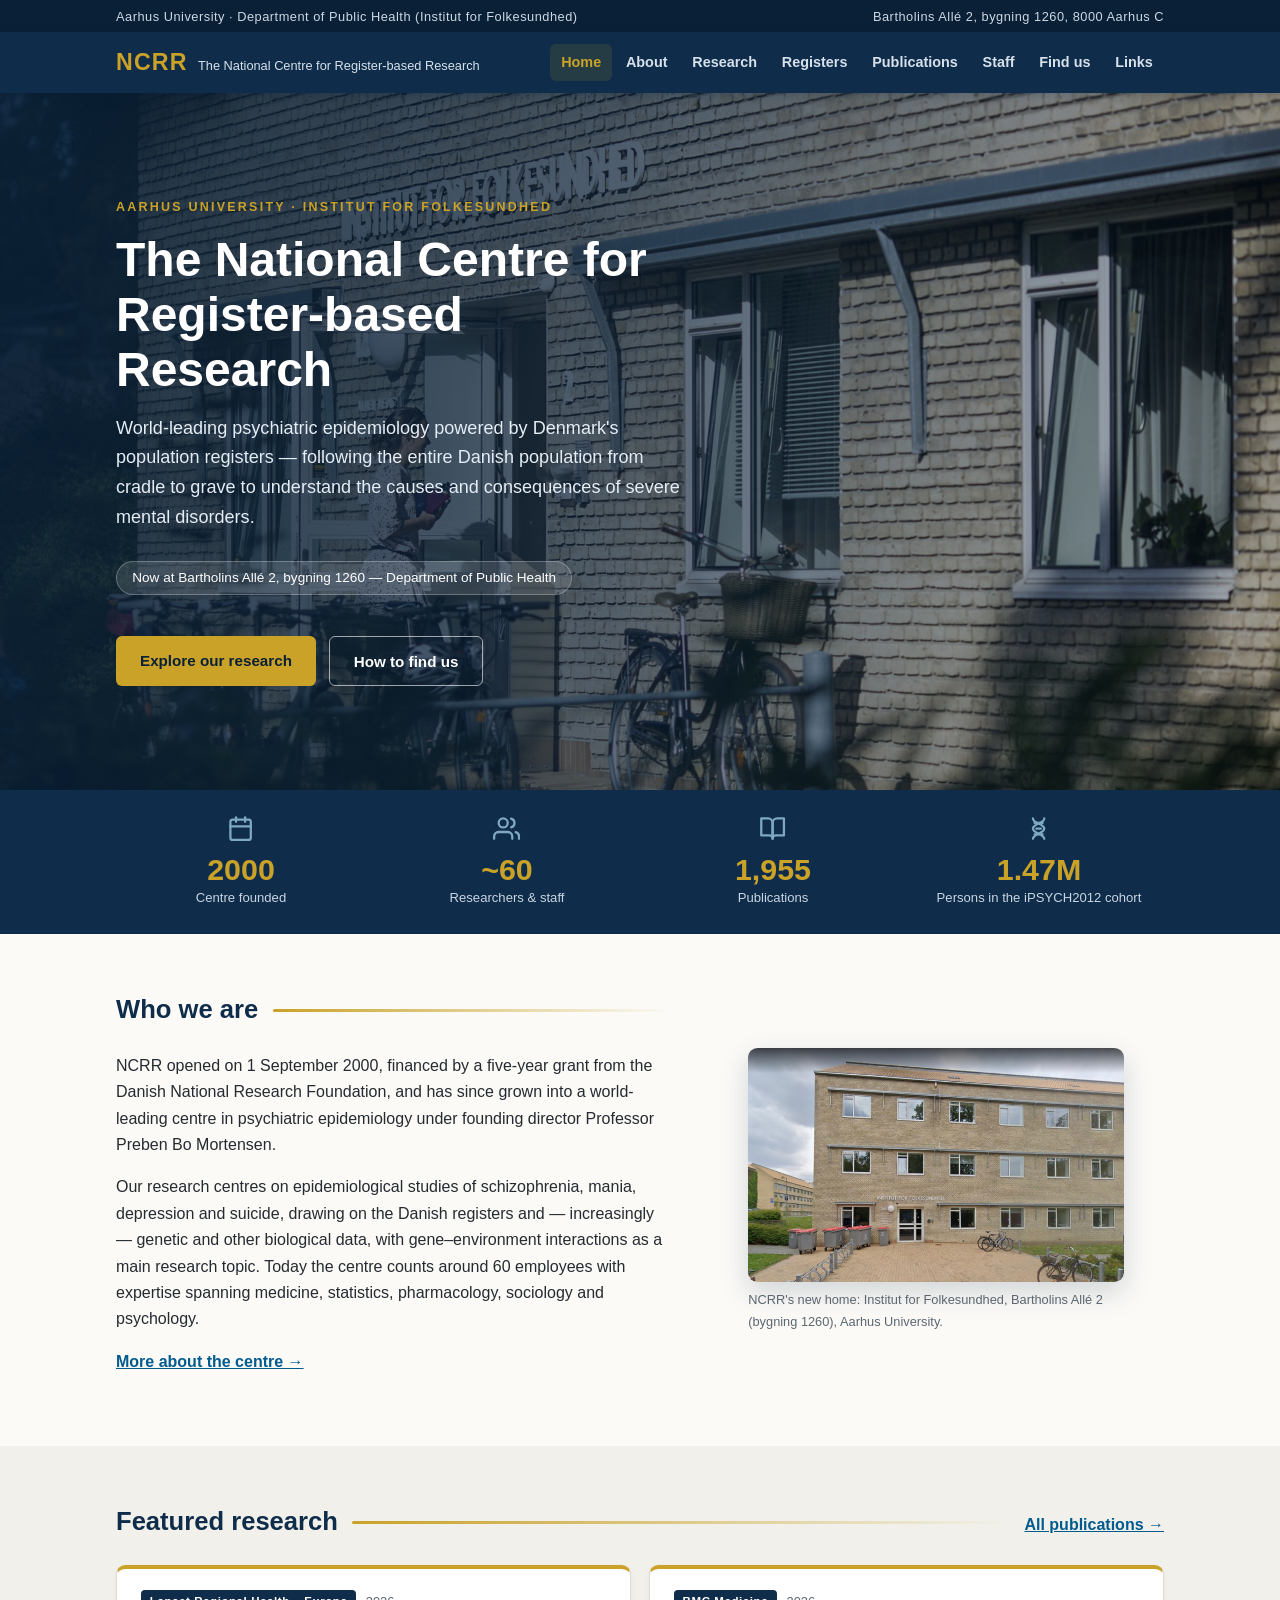
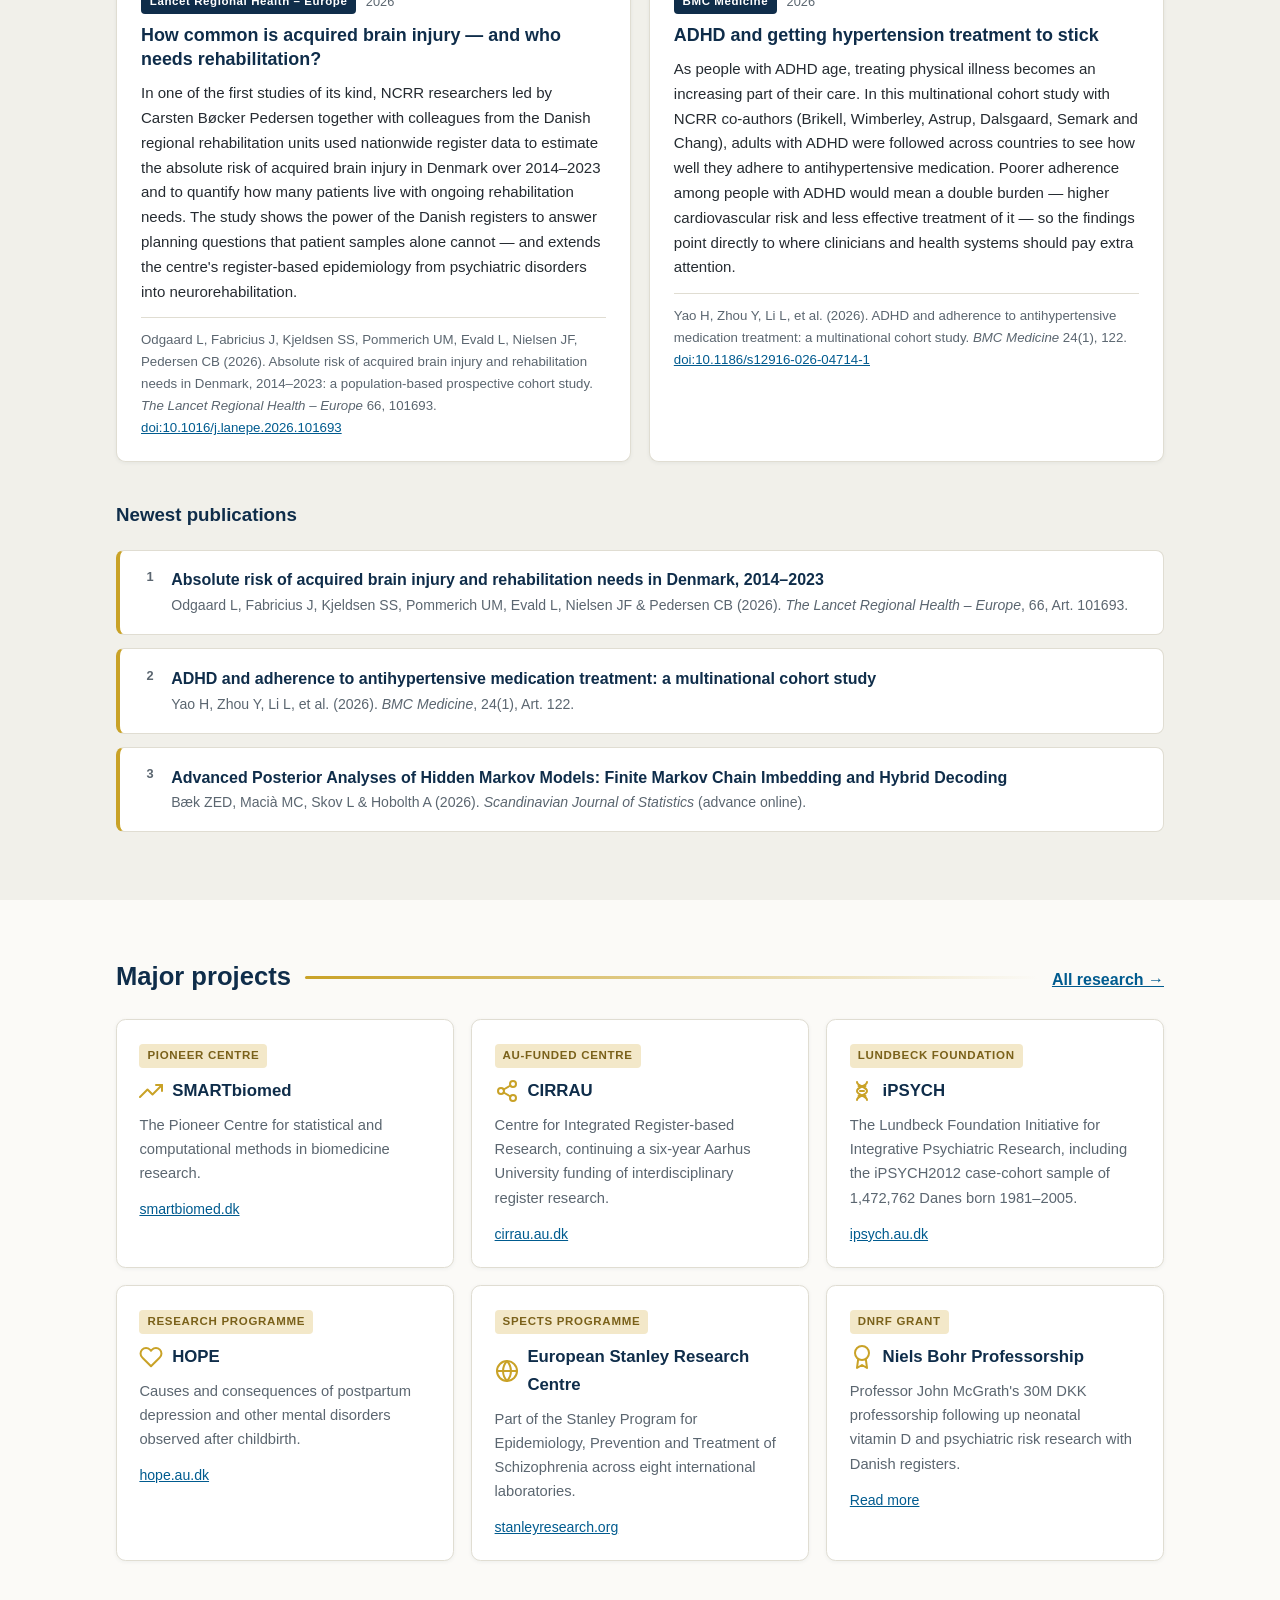
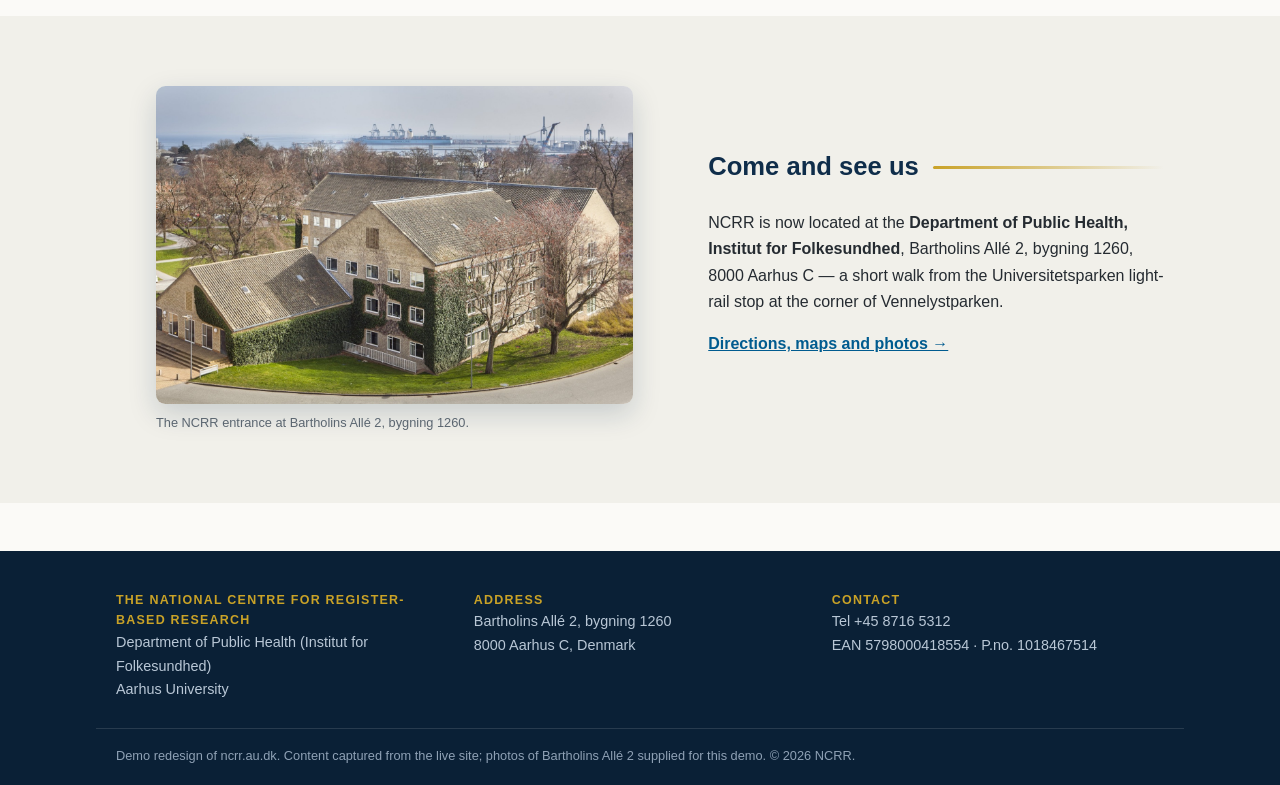
<file: index.html>
<!DOCTYPE html>
<html lang="en">
<head>
  <meta charset="UTF-8">
  <meta name="viewport" content="width=device-width, initial-scale=1.0">
  <meta name="description" content="The National Centre for Register-based Research (NCRR), Department of Public Health, Aarhus University. World-leading psychiatric epidemiology based on Denmark's population registers.">
  <title>The National Centre for Register-based Research — NCRR</title>
  <link rel="stylesheet" href="assets/css/style.css">
  <script src="assets/js/main.js" defer></script>
</head>
<body>

  <div class="top-bar">
    <div class="container">
      <span>Aarhus University &middot; Department of Public Health (Institut for Folkesundhed)</span>
      <span>Bartholins All&eacute; 2, bygning 1260, 8000 Aarhus C</span>
    </div>
  </div>

  <header class="site-header">
    <div class="container header-inner">
      <a class="brand" href="index.html">
        <span class="brand-mark">NCRR</span>
        <span class="brand-sub">The National Centre for Register-based Research</span>
      </a>
      <nav aria-label="Main">
        <ul class="nav-links">
          <li><a href="index.html" aria-current="page">Home</a></li>
          <li><a href="about.html">About</a></li>
          <li><a href="research.html">Research</a></li>
          <li><a href="registers.html">Registers</a></li>
          <li><a href="publications.html">Publications</a></li>
          <li><a href="staff.html">Staff</a></li>
          <li><a href="find-us.html">Find&nbsp;us</a></li>
          <li><a href="links.html">Links</a></li>
        </ul>
      </nav>
    </div>
  </header>

  <main>

    <section class="hero">
      <div class="container">
        <p class="hero-kicker">Aarhus University &middot; Institut for Folkesundhed</p>
        <h1>The National Centre for Register-based Research</h1>
        <p class="lede">
          World-leading psychiatric epidemiology powered by Denmark's population
          registers &mdash; following the entire Danish population from cradle to
          grave to understand the causes and consequences of severe mental
          disorders.
        </p>
        <p><span class="hero-affil">Now at Bartholins All&eacute; 2, bygning 1260 &mdash; Department of Public Health</span></p>
        <div class="button-row">
          <a class="button button-primary" href="research.html">Explore our research</a>
          <a class="button button-ghost" href="find-us.html">How to find us</a>
        </div>
      </div>
    </section>

    <div class="stats-band">
      <div class="container stats-grid">
        <div class="stat"><svg class="icon"><use href="assets/img/icons.svg#calendar"/></svg><div class="stat-value">2000</div><div class="stat-label">Centre founded</div></div>
        <div class="stat"><svg class="icon"><use href="assets/img/icons.svg#users"/></svg><div class="stat-value">~60</div><div class="stat-label">Researchers &amp; staff</div></div>
        <div class="stat"><svg class="icon"><use href="assets/img/icons.svg#book-open"/></svg><div class="stat-value">1,955</div><div class="stat-label">Publications</div></div>
        <div class="stat"><svg class="icon"><use href="assets/img/icons.svg#dna"/></svg><div class="stat-value">1.47M</div><div class="stat-label">Persons in the iPSYCH2012 cohort</div></div>
      </div>
    </div>

    <section class="section">
      <div class="container">
        <div class="split">
          <div>
            <div class="section-head">
              <h2>Who we are</h2>
              <span class="rule"></span>
            </div>
            <p>
              NCRR opened on 1 September 2000, financed by a five-year grant
              from the Danish National Research Foundation, and has since grown
              into a world-leading centre in psychiatric epidemiology under
              founding director Professor Preben Bo Mortensen.
            </p>
            <p>
              Our research centres on epidemiological studies of schizophrenia,
              mania, depression and suicide, drawing on the Danish registers and
              &mdash; increasingly &mdash; genetic and other biological data, with
              gene&ndash;environment interactions as a main research topic. Today the
              centre counts around 60 employees with expertise spanning
              medicine, statistics, pharmacology, sociology and psychology.
            </p>
            <p><a class="more-link" href="about.html">More about the centre &rarr;</a></p>
          </div>
          <figure>
            <img src="assets/img/building-1.jpg" alt="The Institut for Folkesundhed building at Bartholins Allé 2, Aarhus University" loading="lazy">
            <figcaption>NCRR's new home: Institut for Folkesundhed, Bartholins All&eacute; 2 (bygning 1260), Aarhus University.</figcaption>
          </figure>
        </div>
      </div>
    </section>

    <section class="section alt" id="featured">
      <div class="container">
        <div class="section-head">
          <h2>Featured research</h2>
          <span class="rule"></span>
          <a class="more-link" href="publications.html">All publications &rarr;</a>
        </div>

        <div class="news-grid">
          <article class="news-card">
            <div class="news-meta">
              <span class="news-journal">Lancet Regional Health &ndash; Europe</span>
              <span class="news-date">2026</span>
            </div>
            <h3>How common is acquired brain injury &mdash; and who needs rehabilitation?</h3>
            <p class="news-comment">
              In one of the first studies of its kind, NCRR researchers led by
              Carsten B&oslash;cker Pedersen together with colleagues from the Danish
              regional rehabilitation units used nationwide register data to
              estimate the absolute risk of acquired brain injury in Denmark
              over 2014&ndash;2023 and to quantify how many patients live with
              ongoing rehabilitation needs. The study shows the power of the
              Danish registers to answer planning questions that patient
              samples alone cannot &mdash; and extends the centre's register-based
              epidemiology from psychiatric disorders into neurorehabilitation.
            </p>
            <p class="news-citation">
              Odgaard L, Fabricius J, Kjeldsen SS, Pommerich UM, Evald L,
              Nielsen JF, Pedersen CB (2026). Absolute risk of acquired brain
              injury and rehabilitation needs in Denmark, 2014&ndash;2023: a
              population-based prospective cohort study.
              <em>The Lancet Regional Health &ndash; Europe</em> 66, 101693.
              <a href="https://doi.org/10.1016/j.lanepe.2026.101693">doi:10.1016/j.lanepe.2026.101693</a>
            </p>
          </article>

          <article class="news-card">
            <div class="news-meta">
              <span class="news-journal">BMC Medicine</span>
              <span class="news-date">2026</span>
            </div>
            <h3>ADHD and getting hypertension treatment to stick</h3>
            <p class="news-comment">
              As people with ADHD age, treating physical illness becomes an
              increasing part of their care. In this multinational cohort
              study with NCRR co-authors (Brikell, Wimberley, Astrup,
              Dalsgaard, Semark and Chang), adults with ADHD were followed
              across countries to see how well they adhere to antihypertensive
              medication. Poorer adherence among people with ADHD would mean
              a double burden &mdash; higher cardiovascular risk and less
              effective treatment of it &mdash; so the findings point directly to
              where clinicians and health systems should pay extra attention.
            </p>
            <p class="news-citation">
              Yao H, Zhou Y, Li L, et al. (2026). ADHD and adherence to
              antihypertensive medication treatment: a multinational cohort
              study. <em>BMC Medicine</em> 24(1), 122.
              <a href="https://doi.org/10.1186/s12916-026-04714-1">doi:10.1186/s12916-026-04714-1</a>
            </p>
          </article>
        </div>

        <h3 style="margin-top:2.4rem">Newest publications</h3>
        <ul class="pub-list">
          <li>
            <div class="pub-title">Absolute risk of acquired brain injury and rehabilitation needs in Denmark, 2014&ndash;2023</div>
            <div class="pub-meta">Odgaard L, Fabricius J, Kjeldsen SS, Pommerich UM, Evald L, Nielsen JF &amp; Pedersen CB (2026). <em>The Lancet Regional Health &ndash; Europe</em>, 66, Art. 101693.</div>
          </li>
          <li>
            <div class="pub-title">ADHD and adherence to antihypertensive medication treatment: a multinational cohort study</div>
            <div class="pub-meta">Yao H, Zhou Y, Li L, et al. (2026). <em>BMC Medicine</em>, 24(1), Art. 122.</div>
          </li>
          <li>
            <div class="pub-title">Advanced Posterior Analyses of Hidden Markov Models: Finite Markov Chain Imbedding and Hybrid Decoding</div>
            <div class="pub-meta">B&aelig;k ZED, Maci&agrave; MC, Skov L &amp; Hobolth A (2026). <em>Scandinavian Journal of Statistics</em> (advance online).</div>
          </li>
        </ul>
      </div>
    </section>

    <section class="section">
      <div class="container">
        <div class="section-head">
          <h2>Major projects</h2>
          <span class="rule"></span>
          <a class="more-link" href="research.html">All research &rarr;</a>
        </div>
        <div class="card-grid">
          <div class="card">
            <span class="tag">Pioneer Centre</span>
            <div class="card-head"><svg class="icon"><use href="assets/img/icons.svg#trending-up"/></svg><h3>SMARTbiomed</h3></div>
            <p>The Pioneer Centre for statistical and computational methods in biomedicine research.</p>
            <div class="card-links"><a href="https://smartbiomed.dk/" target="_blank" rel="noopener">smartbiomed.dk</a></div>
          </div>
          <div class="card">
            <span class="tag">AU-funded centre</span>
            <div class="card-head"><svg class="icon"><use href="assets/img/icons.svg#share-2"/></svg><h3>CIRRAU</h3></div>
            <p>Centre for Integrated Register-based Research, continuing a six-year Aarhus University funding of interdisciplinary register research.</p>
            <div class="card-links"><a href="https://www.cirrau.au.dk/" target="_blank" rel="noopener">cirrau.au.dk</a></div>
          </div>
          <div class="card">
            <span class="tag">Lundbeck Foundation</span>
            <div class="card-head"><svg class="icon"><use href="assets/img/icons.svg#dna"/></svg><h3>iPSYCH</h3></div>
            <p>The Lundbeck Foundation Initiative for Integrative Psychiatric Research, including the iPSYCH2012 case-cohort sample of 1,472,762 Danes born 1981&ndash;2005.</p>
            <div class="card-links"><a href="https://www.ipsych.au.dk/" target="_blank" rel="noopener">ipsych.au.dk</a></div>
          </div>
          <div class="card">
            <span class="tag">Research programme</span>
            <div class="card-head"><svg class="icon"><use href="assets/img/icons.svg#heart"/></svg><h3>HOPE</h3></div>
            <p>Causes and consequences of postpartum depression and other mental disorders observed after childbirth.</p>
            <div class="card-links"><a href="https://hope.au.dk/" target="_blank" rel="noopener">hope.au.dk</a></div>
          </div>
          <div class="card">
            <span class="tag">SPECTS programme</span>
            <div class="card-head"><svg class="icon"><use href="assets/img/icons.svg#globe"/></svg><h3>European Stanley Research Centre</h3></div>
            <p>Part of the Stanley Program for Epidemiology, Prevention and Treatment of Schizophrenia across eight international laboratories.</p>
            <div class="card-links"><a href="http://www.stanleyresearch.org/" target="_blank" rel="noopener">stanleyresearch.org</a></div>
          </div>
          <div class="card">
            <span class="tag">DNRF grant</span>
            <div class="card-head"><svg class="icon"><use href="assets/img/icons.svg#award"/></svg><h3>Niels Bohr Professorship</h3></div>
            <p>Professor John McGrath's 30M DKK professorship following up neonatal vitamin&nbsp;D and psychiatric risk research with Danish registers.</p>
            <div class="card-links"><a href="research.html#niels-bohr">Read more</a></div>
          </div>
        </div>
      </div>
    </section>

    <section class="section alt">
      <div class="container split">
        <figure>
          <img src="assets/img/building-3.jpg" alt="Entrance to the Department of Public Health at Bartholins Allé 2" loading="lazy">
          <figcaption>The NCRR entrance at Bartholins All&eacute; 2, bygning 1260.</figcaption>
        </figure>
        <div>
          <div class="section-head">
            <h2>Come and see us</h2>
            <span class="rule"></span>
          </div>
          <p>
            NCRR is now located at the <strong>Department of Public Health,
            Institut for Folkesundhed</strong>, Bartholins All&eacute; 2, bygning 1260,
            8000 Aarhus C &mdash; a short walk from the Universitetsparken light-rail
            stop at the corner of Vennelystparken.
          </p>
          <p><a class="more-link" href="find-us.html">Directions, maps and photos &rarr;</a></p>
        </div>
      </div>
    </section>

  </main>

  <footer class="site-footer">
    <div class="container footer-grid">
      <div>
        <p class="footer-title">The National Centre for Register-based Research</p>
        <p>Department of Public Health (Institut for Folkesundhed)<br>Aarhus University</p>
      </div>
      <div>
        <p class="footer-title">Address</p>
        <p>Bartholins All&eacute; 2, bygning 1260<br>8000 Aarhus C, Denmark</p>
      </div>
      <div>
        <p class="footer-title">Contact</p>
        <p>Tel +45 8716 5312<br>EAN 5798000418554 &middot; P.no. 1018467514</p>
      </div>
    </div>
    <div class="container footer-bottom">
      <p>Demo redesign of ncrr.au.dk. Content captured from the live site; photos of Bartholins All&eacute; 2 supplied for this demo. &copy; <span id="year">2026</span> NCRR.</p>
    </div>
  </footer>

</body>
</html>
</file>
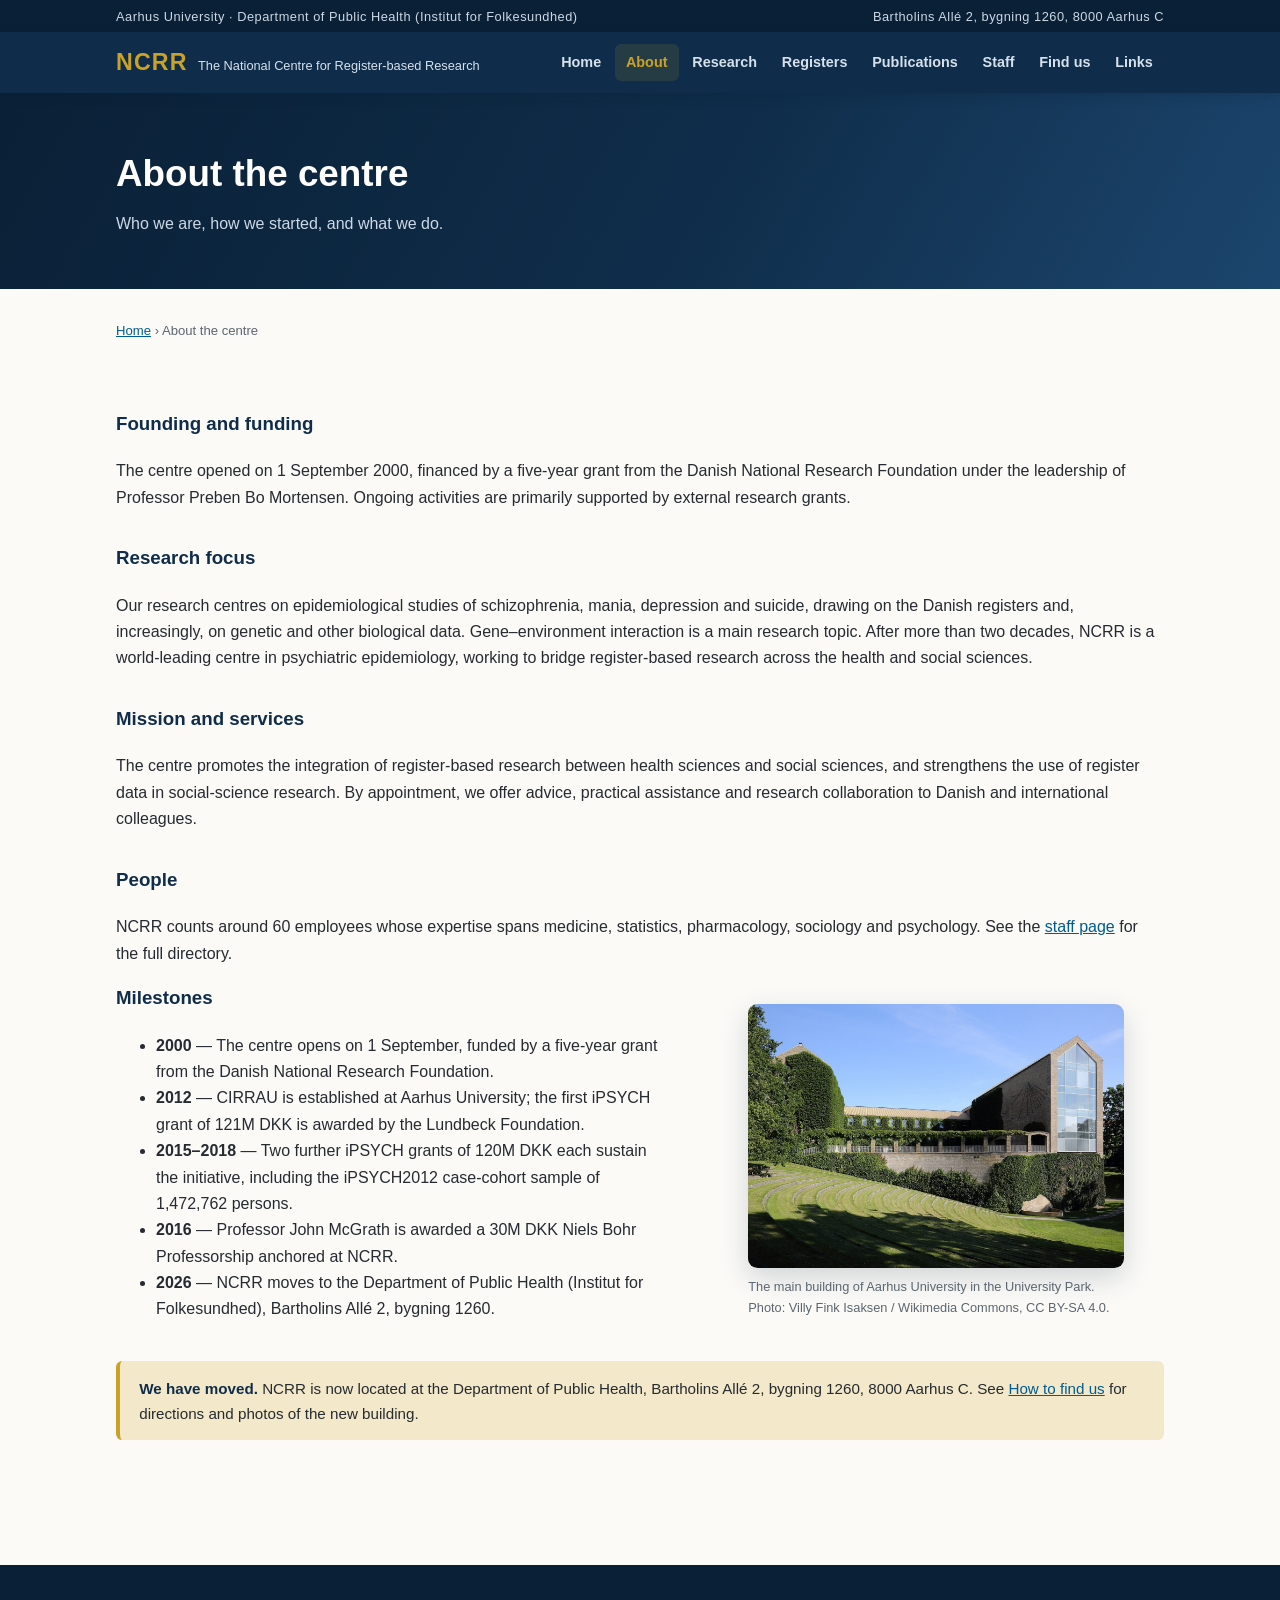
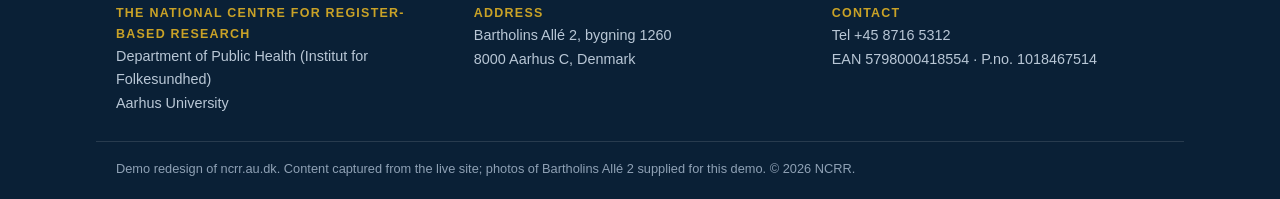
<file: about.html>
<!DOCTYPE html>
<html lang="en">
<head>
  <meta charset="UTF-8">
  <meta name="viewport" content="width=device-width, initial-scale=1.0">
  <meta name="description" content="About the National Centre for Register-based Research (NCRR), Department of Public Health, Aarhus University.">
  <title>About the centre — NCRR</title>
  <link rel="stylesheet" href="assets/css/style.css">
  <script src="assets/js/main.js" defer></script>
</head>
<body>

  <div class="top-bar">
    <div class="container">
      <span>Aarhus University &middot; Department of Public Health (Institut for Folkesundhed)</span>
      <span>Bartholins All&eacute; 2, bygning 1260, 8000 Aarhus C</span>
    </div>
  </div>

  <header class="site-header">
    <div class="container header-inner">
      <a class="brand" href="index.html">
        <span class="brand-mark">NCRR</span>
        <span class="brand-sub">The National Centre for Register-based Research</span>
      </a>
      <nav aria-label="Main">
        <ul class="nav-links">
          <li><a href="index.html">Home</a></li>
          <li><a href="about.html" aria-current="page">About</a></li>
          <li><a href="research.html">Research</a></li>
          <li><a href="registers.html">Registers</a></li>
          <li><a href="publications.html">Publications</a></li>
          <li><a href="staff.html">Staff</a></li>
          <li><a href="find-us.html">Find&nbsp;us</a></li>
          <li><a href="links.html">Links</a></li>
        </ul>
      </nav>
    </div>
  </header>

  <main>

    <div class="page-banner">
      <div class="container">
        <h1>About the centre</h1>
        <p>Who we are, how we started, and what we do.</p>
      </div>
    </div>

    <div class="container">
      <p class="breadcrumb"><a href="index.html">Home</a> &rsaquo; About the centre</p>
    </div>

    <section class="section">
      <div class="container">
        <h3>Founding and funding</h3>
        <p>
          The centre opened on 1 September 2000, financed by a five-year grant
          from the Danish National Research Foundation under the leadership of
          Professor Preben Bo Mortensen. Ongoing activities are primarily
          supported by external research grants.
        </p>

        <h3>Research focus</h3>
        <p>
          Our research centres on epidemiological studies of schizophrenia,
          mania, depression and suicide, drawing on the Danish registers and,
          increasingly, on genetic and other biological data. Gene&ndash;environment
          interaction is a main research topic. After more than two decades,
          NCRR is a world-leading centre in psychiatric epidemiology, working
          to bridge register-based research across the health and social
          sciences.
        </p>

        <h3>Mission and services</h3>
        <p>
          The centre promotes the integration of register-based research
          between health sciences and social sciences, and strengthens the use
          of register data in social-science research. By appointment, we
          offer advice, practical assistance and research collaboration to
          Danish and international colleagues.
        </p>

        <h3>People</h3>
        <p>
          NCRR counts around 60 employees whose expertise spans medicine,
          statistics, pharmacology, sociology and psychology. See the
          <a href="staff.html">staff page</a> for the full directory.
        </p>

        <div class="split">
          <div>
            <h3>Milestones</h3>
            <ul>
              <li><strong>2000</strong> &mdash; The centre opens on 1 September, funded by a five-year grant from the Danish National Research Foundation.</li>
              <li><strong>2012</strong> &mdash; CIRRAU is established at Aarhus University; the first iPSYCH grant of 121M DKK is awarded by the Lundbeck Foundation.</li>
              <li><strong>2015&ndash;2018</strong> &mdash; Two further iPSYCH grants of 120M DKK each sustain the initiative, including the iPSYCH2012 case-cohort sample of 1,472,762 persons.</li>
              <li><strong>2016</strong> &mdash; Professor John McGrath is awarded a 30M DKK Niels Bohr Professorship anchored at NCRR.</li>
              <li><strong>2026</strong> &mdash; NCRR moves to the Department of Public Health (Institut for Folkesundhed), Bartholins All&eacute; 2, bygning 1260.</li>
            </ul>
          </div>
          <figure>
            <img src="assets/img/campus-main-building.jpg" alt="Aarhus University main building seen from the park" loading="lazy">
            <figcaption>The main building of Aarhus University in the University Park. Photo: Villy Fink Isaksen / Wikimedia Commons, CC&nbsp;BY-SA&nbsp;4.0.</figcaption>
          </figure>
        </div>

        <div class="notice">
          <strong>We have moved.</strong> NCRR is now located at the
          Department of Public Health, Bartholins All&eacute; 2, bygning 1260,
          8000 Aarhus C. See <a href="find-us.html">How to find us</a> for
          directions and photos of the new building.
        </div>
      </div>
    </section>

  </main>

  <footer class="site-footer">
    <div class="container footer-grid">
      <div>
        <p class="footer-title">The National Centre for Register-based Research</p>
        <p>Department of Public Health (Institut for Folkesundhed)<br>Aarhus University</p>
      </div>
      <div>
        <p class="footer-title">Address</p>
        <p>Bartholins All&eacute; 2, bygning 1260<br>8000 Aarhus C, Denmark</p>
      </div>
      <div>
        <p class="footer-title">Contact</p>
        <p>Tel +45 8716 5312<br>EAN 5798000418554 &middot; P.no. 1018467514</p>
      </div>
    </div>
    <div class="container footer-bottom">
      <p>Demo redesign of ncrr.au.dk. Content captured from the live site; photos of Bartholins All&eacute; 2 supplied for this demo. &copy; <span id="year">2026</span> NCRR.</p>
    </div>
  </footer>

</body>
</html>
</file>
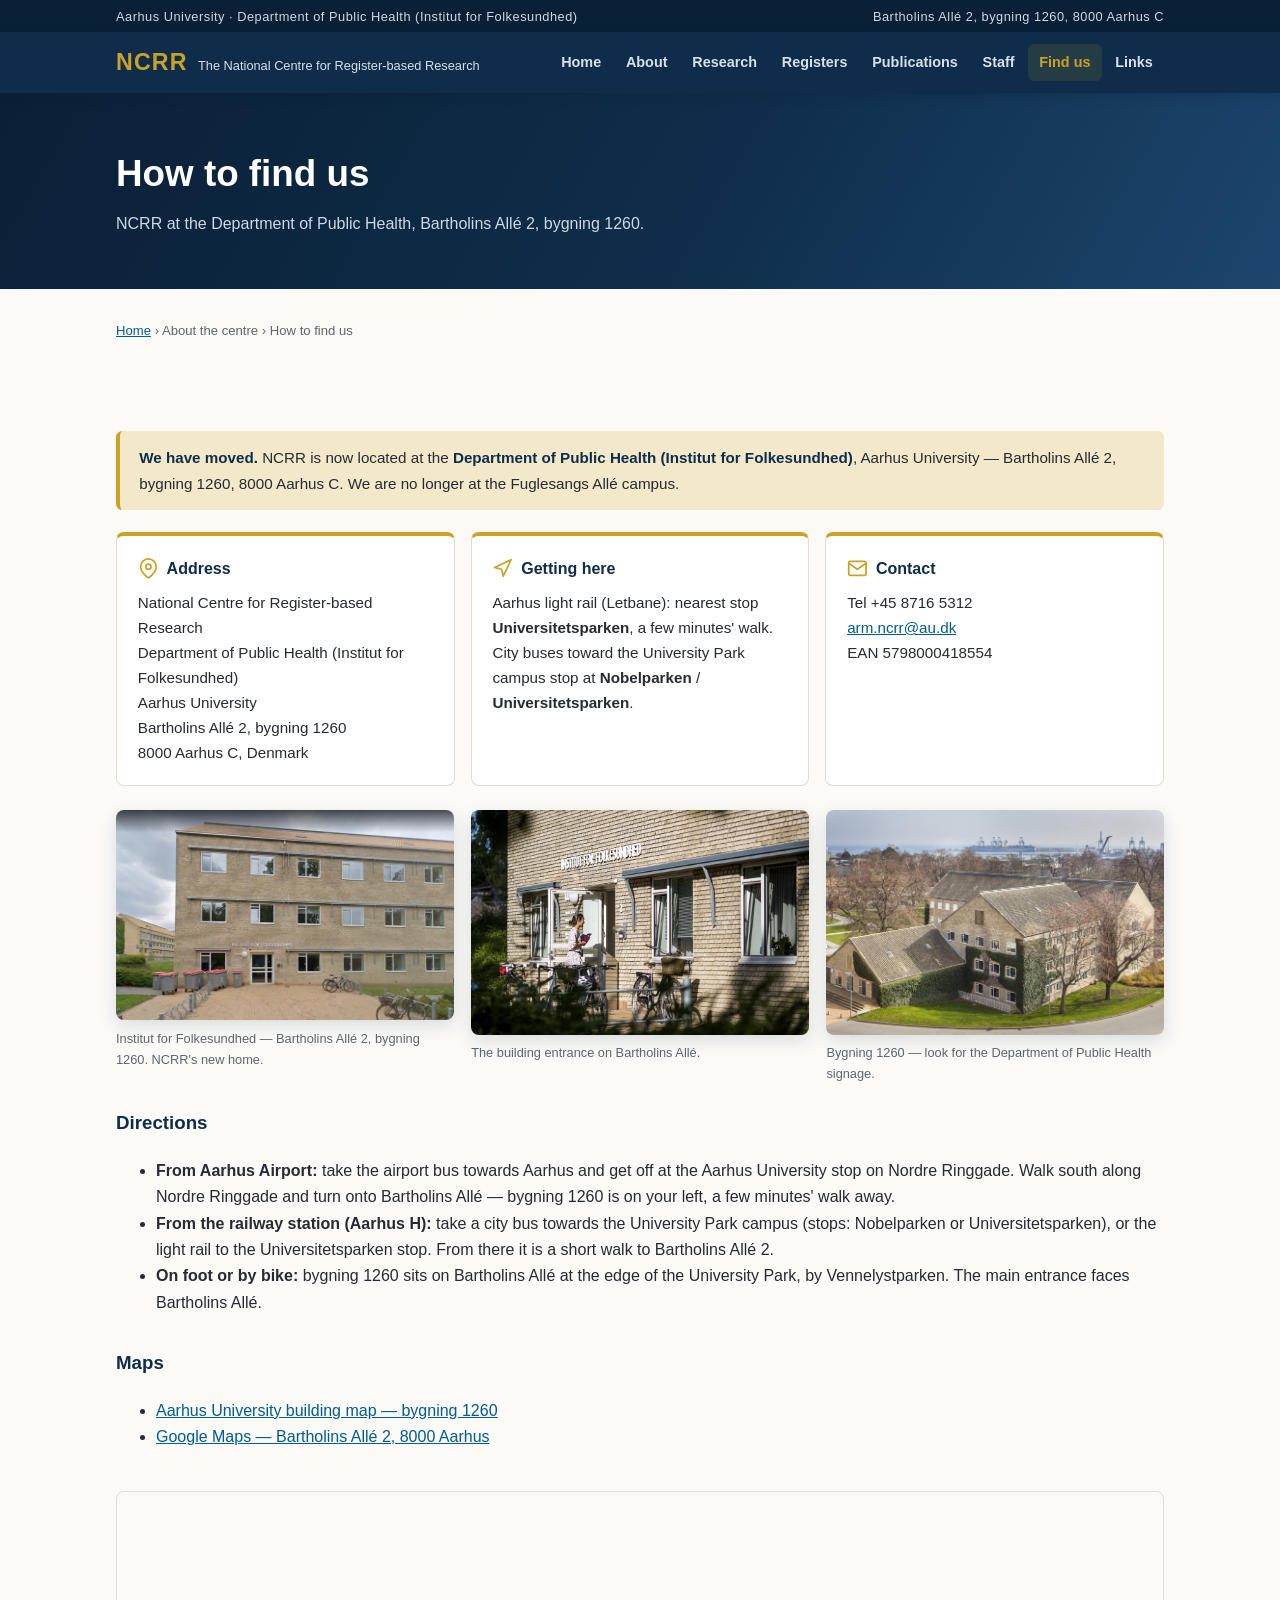
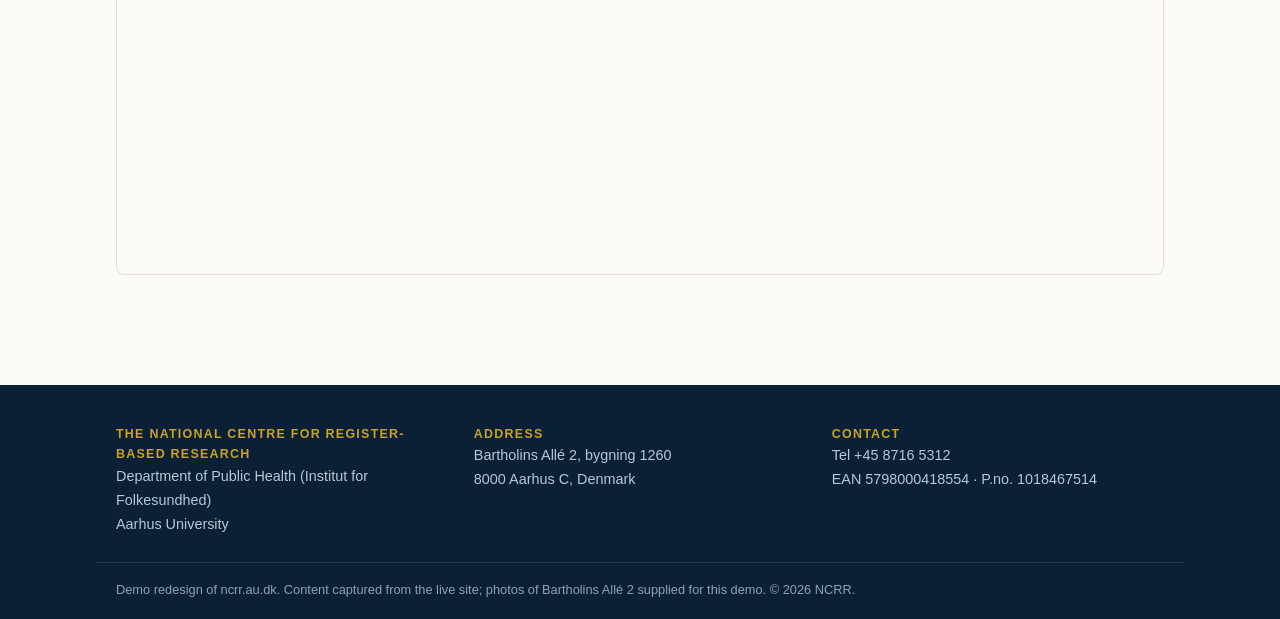
<file: find-us.html>
<!DOCTYPE html>
<html lang="en">
<head>
  <meta charset="UTF-8">
  <meta name="viewport" content="width=device-width, initial-scale=1.0">
  <meta name="description" content="How to find the National Centre for Register-based Research (NCRR) at the Department of Public Health, Bartholins Allé 2, Aarhus.">
  <title>How to find us — NCRR</title>
  <link rel="stylesheet" href="assets/css/style.css">
  <script src="assets/js/main.js" defer></script>
</head>
<body>

  <div class="top-bar">
    <div class="container">
      <span>Aarhus University &middot; Department of Public Health (Institut for Folkesundhed)</span>
      <span>Bartholins All&eacute; 2, bygning 1260, 8000 Aarhus C</span>
    </div>
  </div>

  <header class="site-header">
    <div class="container header-inner">
      <a class="brand" href="index.html">
        <span class="brand-mark">NCRR</span>
        <span class="brand-sub">The National Centre for Register-based Research</span>
      </a>
      <nav aria-label="Main">
        <ul class="nav-links">
          <li><a href="index.html">Home</a></li>
          <li><a href="about.html">About</a></li>
          <li><a href="research.html">Research</a></li>
          <li><a href="registers.html">Registers</a></li>
          <li><a href="publications.html">Publications</a></li>
          <li><a href="staff.html">Staff</a></li>
          <li><a href="find-us.html" aria-current="page">Find&nbsp;us</a></li>
          <li><a href="links.html">Links</a></li>
        </ul>
      </nav>
    </div>
  </header>

  <main>

    <div class="page-banner">
      <div class="container">
        <h1>How to find us</h1>
        <p>NCRR at the Department of Public Health, Bartholins All&eacute; 2, bygning 1260.</p>
      </div>
    </div>

    <div class="container">
      <p class="breadcrumb"><a href="index.html">Home</a> &rsaquo; About the centre &rsaquo; How to find us</p>
    </div>

    <section class="section">
      <div class="container">

        <div class="notice">
          <strong>We have moved.</strong> NCRR is now located at the
          <strong>Department of Public Health (Institut for Folkesundhed)</strong>,
          Aarhus University &mdash; Bartholins All&eacute; 2, bygning 1260, 8000 Aarhus C.
          We are no longer at the Fuglesangs All&eacute; campus.
        </div>

        <div class="contact-cards">
          <div class="contact-card">
            <h3><svg class="icon"><use href="assets/img/icons.svg#map-pin"/></svg>Address</h3>
            <address>
              National Centre for Register-based Research<br>
              Department of Public Health (Institut for Folkesundhed)<br>
              Aarhus University<br>
              Bartholins All&eacute; 2, bygning 1260<br>
              8000 Aarhus C, Denmark
            </address>
          </div>
          <div class="contact-card">
            <h3><svg class="icon"><use href="assets/img/icons.svg#navigation"/></svg>Getting here</h3>
            <p>
              Aarhus light rail (Letbane): nearest stop
              <strong>Universitetsparken</strong>, a few minutes' walk.<br>
              City buses toward the University Park campus stop at
              <strong>Nobelparken</strong> / <strong>Universitetsparken</strong>.
            </p>
          </div>
          <div class="contact-card">
            <h3><svg class="icon"><use href="assets/img/icons.svg#mail"/></svg>Contact</h3>
            <p>
              Tel +45 8716 5312<br>
              <a href="mailto:arm.ncrr@au.dk">arm.ncrr@au.dk</a><br>
              EAN 5798000418554
            </p>
          </div>
        </div>

        <div class="photo-grid">
          <figure>
            <img src="assets/img/building-1.jpg" alt="The Institut for Folkesundhed building at Bartholins Allé 2" loading="lazy">
            <figcaption>Institut for Folkesundhed &mdash; Bartholins All&eacute; 2, bygning 1260. NCRR's new home.</figcaption>
          </figure>
          <figure>
            <img src="assets/img/hero-building.jpg" alt="Entrance area of the Department of Public Health building" loading="lazy">
            <figcaption>The building entrance on Bartholins All&eacute;.</figcaption>
          </figure>
          <figure>
            <img src="assets/img/building-3.jpg" alt="Street signage showing Bartholins Allé 2 and the Department of Public Health" loading="lazy">
            <figcaption>Bygning 1260 &mdash; look for the Department of Public Health signage.</figcaption>
          </figure>
        </div>

        <h3>Directions</h3>
        <ul>
          <li>
            <strong>From Aarhus Airport:</strong> take the airport bus towards
            Aarhus and get off at the Aarhus University stop on Nordre
            Ringgade. Walk south along Nordre Ringgade and turn onto Bartholins
            All&eacute; &mdash; bygning 1260 is on your left, a few minutes' walk away.
          </li>
          <li>
            <strong>From the railway station (Aarhus H):</strong> take a city
            bus towards the University Park campus (stops: Nobelparken or
            Universitetsparken), or the light rail to the Universitetsparken
            stop. From there it is a short walk to Bartholins All&eacute; 2.
          </li>
          <li>
            <strong>On foot or by bike:</strong> bygning 1260 sits on
            Bartholins All&eacute; at the edge of the University Park, by
            Vennelystparken. The main entrance faces Bartholins All&eacute;.
          </li>
        </ul>

        <h3>Maps</h3>
        <ul>
          <li><a href="https://www.au.dk/om/organisation/find-au/bygningskort/?b=1260" target="_blank" rel="noopener">Aarhus University building map &mdash; bygning 1260</a></li>
          <li><a href="https://www.google.com/maps/search/?api=1&amp;query=Bartholins+All%C3%A9+2%2C+8000+Aarhus" target="_blank" rel="noopener">Google Maps &mdash; Bartholins All&eacute; 2, 8000 Aarhus</a></li>
        </ul>

        <iframe class="map-embed" title="Map showing Bartholins Allé 2, Aarhus" loading="lazy"
          src="https://www.openstreetmap.org/export/embed.html?bbox=10.1900%2C56.1630%2C10.2160%2C56.1790&amp;layer=mapnik&amp;marker=56.1709%2C10.2032"></iframe>

      </div>
    </section>

  </main>

  <footer class="site-footer">
    <div class="container footer-grid">
      <div>
        <p class="footer-title">The National Centre for Register-based Research</p>
        <p>Department of Public Health (Institut for Folkesundhed)<br>Aarhus University</p>
      </div>
      <div>
        <p class="footer-title">Address</p>
        <p>Bartholins All&eacute; 2, bygning 1260<br>8000 Aarhus C, Denmark</p>
      </div>
      <div>
        <p class="footer-title">Contact</p>
        <p>Tel +45 8716 5312<br>EAN 5798000418554 &middot; P.no. 1018467514</p>
      </div>
    </div>
    <div class="container footer-bottom">
      <p>Demo redesign of ncrr.au.dk. Content captured from the live site; photos of Bartholins All&eacute; 2 supplied for this demo. &copy; <span id="year">2026</span> NCRR.</p>
    </div>
  </footer>

</body>
</html>
</file>
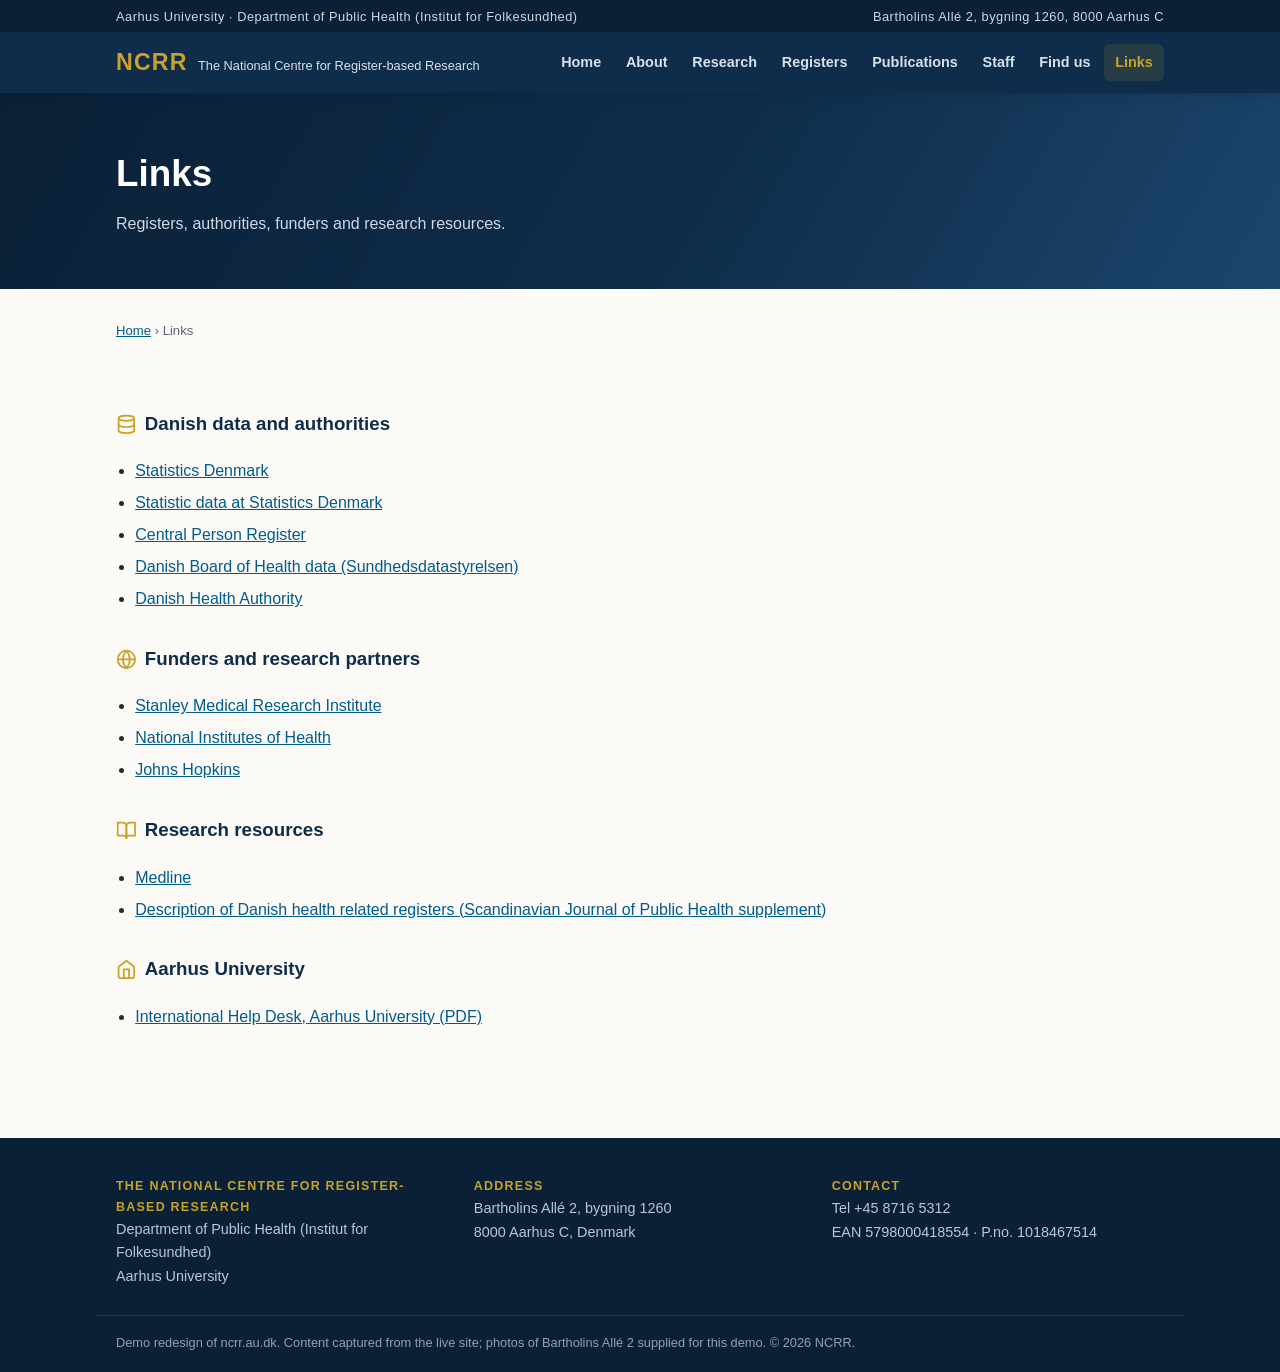
<file: links.html>
<!DOCTYPE html>
<html lang="en">
<head>
  <meta charset="UTF-8">
  <meta name="viewport" content="width=device-width, initial-scale=1.0">
  <meta name="description" content="Useful links related to register-based research — NCRR, Aarhus University.">
  <title>Links — NCRR</title>
  <link rel="stylesheet" href="assets/css/style.css">
  <script src="assets/js/main.js" defer></script>
</head>
<body>

  <div class="top-bar">
    <div class="container">
      <span>Aarhus University &middot; Department of Public Health (Institut for Folkesundhed)</span>
      <span>Bartholins All&eacute; 2, bygning 1260, 8000 Aarhus C</span>
    </div>
  </div>

  <header class="site-header">
    <div class="container header-inner">
      <a class="brand" href="index.html">
        <span class="brand-mark">NCRR</span>
        <span class="brand-sub">The National Centre for Register-based Research</span>
      </a>
      <nav aria-label="Main">
        <ul class="nav-links">
          <li><a href="index.html">Home</a></li>
          <li><a href="about.html">About</a></li>
          <li><a href="research.html">Research</a></li>
          <li><a href="registers.html">Registers</a></li>
          <li><a href="publications.html">Publications</a></li>
          <li><a href="staff.html">Staff</a></li>
          <li><a href="find-us.html">Find&nbsp;us</a></li>
          <li><a href="links.html" aria-current="page">Links</a></li>
        </ul>
      </nav>
    </div>
  </header>

  <main>

    <div class="page-banner">
      <div class="container">
        <h1>Links</h1>
        <p>Registers, authorities, funders and research resources.</p>
      </div>
    </div>

    <div class="container">
      <p class="breadcrumb"><a href="index.html">Home</a> &rsaquo; Links</p>
    </div>

    <section class="section">
      <div class="container link-groups">

        <div>
          <h3><svg class="icon"><use href="assets/img/icons.svg#database"/></svg>Danish data and authorities</h3>
          <ul>
            <li><a href="http://www.dst.dk" target="_blank" rel="noopener">Statistics Denmark</a></li>
            <li><a href="http://www.statistikbanken.dk/statbank5a/default.asp?w=1280" target="_blank" rel="noopener">Statistic data at Statistics Denmark</a></li>
            <li><a href="https://www.cpr.dk/" target="_blank" rel="noopener">Central Person Register</a></li>
            <li><a href="https://sundhedsdatastyrelsen.dk/da" target="_blank" rel="noopener">Danish Board of Health data (Sundhedsdatastyrelsen)</a></li>
            <li><a href="http://www.sst.dk" target="_blank" rel="noopener">Danish Health Authority</a></li>
          </ul>
        </div>

        <div>
          <h3><svg class="icon"><use href="assets/img/icons.svg#globe"/></svg>Funders and research partners</h3>
          <ul>
            <li><a href="http://www.stanleyresearch.org" target="_blank" rel="noopener">Stanley Medical Research Institute</a></li>
            <li><a href="http://www.nih.gov/" target="_blank" rel="noopener">National Institutes of Health</a></li>
            <li><a href="http://www.jhsph.edu/Dept/MH/index.html" target="_blank" rel="noopener">Johns Hopkins</a></li>
          </ul>
        </div>

        <div>
          <h3><svg class="icon"><use href="assets/img/icons.svg#book-open"/></svg>Research resources</h3>
          <ul>
            <li><a href="http://www.ncbi.nlm.nih.gov/sites/entrez" target="_blank" rel="noopener">Medline</a></li>
            <li><a href="http://journals.sagepub.com/toc/sjp/39/7_suppl" target="_blank" rel="noopener">Description of Danish health related registers (Scandinavian Journal of Public Health supplement)</a></li>
          </ul>
        </div>

        <div>
          <h3><svg class="icon"><use href="assets/img/icons.svg#home"/></svg>Aarhus University</h3>
          <ul>
            <li><a href="https://ncrr.au.dk/fileadmin/Information_om_IHD_engelsk_NY.pdf" target="_blank" rel="noopener">International Help Desk, Aarhus University (PDF)</a></li>
          </ul>
        </div>

      </div>
    </section>

  </main>

  <footer class="site-footer">
    <div class="container footer-grid">
      <div>
        <p class="footer-title">The National Centre for Register-based Research</p>
        <p>Department of Public Health (Institut for Folkesundhed)<br>Aarhus University</p>
      </div>
      <div>
        <p class="footer-title">Address</p>
        <p>Bartholins All&eacute; 2, bygning 1260<br>8000 Aarhus C, Denmark</p>
      </div>
      <div>
        <p class="footer-title">Contact</p>
        <p>Tel +45 8716 5312<br>EAN 5798000418554 &middot; P.no. 1018467514</p>
      </div>
    </div>
    <div class="container footer-bottom">
      <p>Demo redesign of ncrr.au.dk. Content captured from the live site; photos of Bartholins All&eacute; 2 supplied for this demo. &copy; <span id="year">2026</span> NCRR.</p>
    </div>
  </footer>

</body>
</html>
</file>
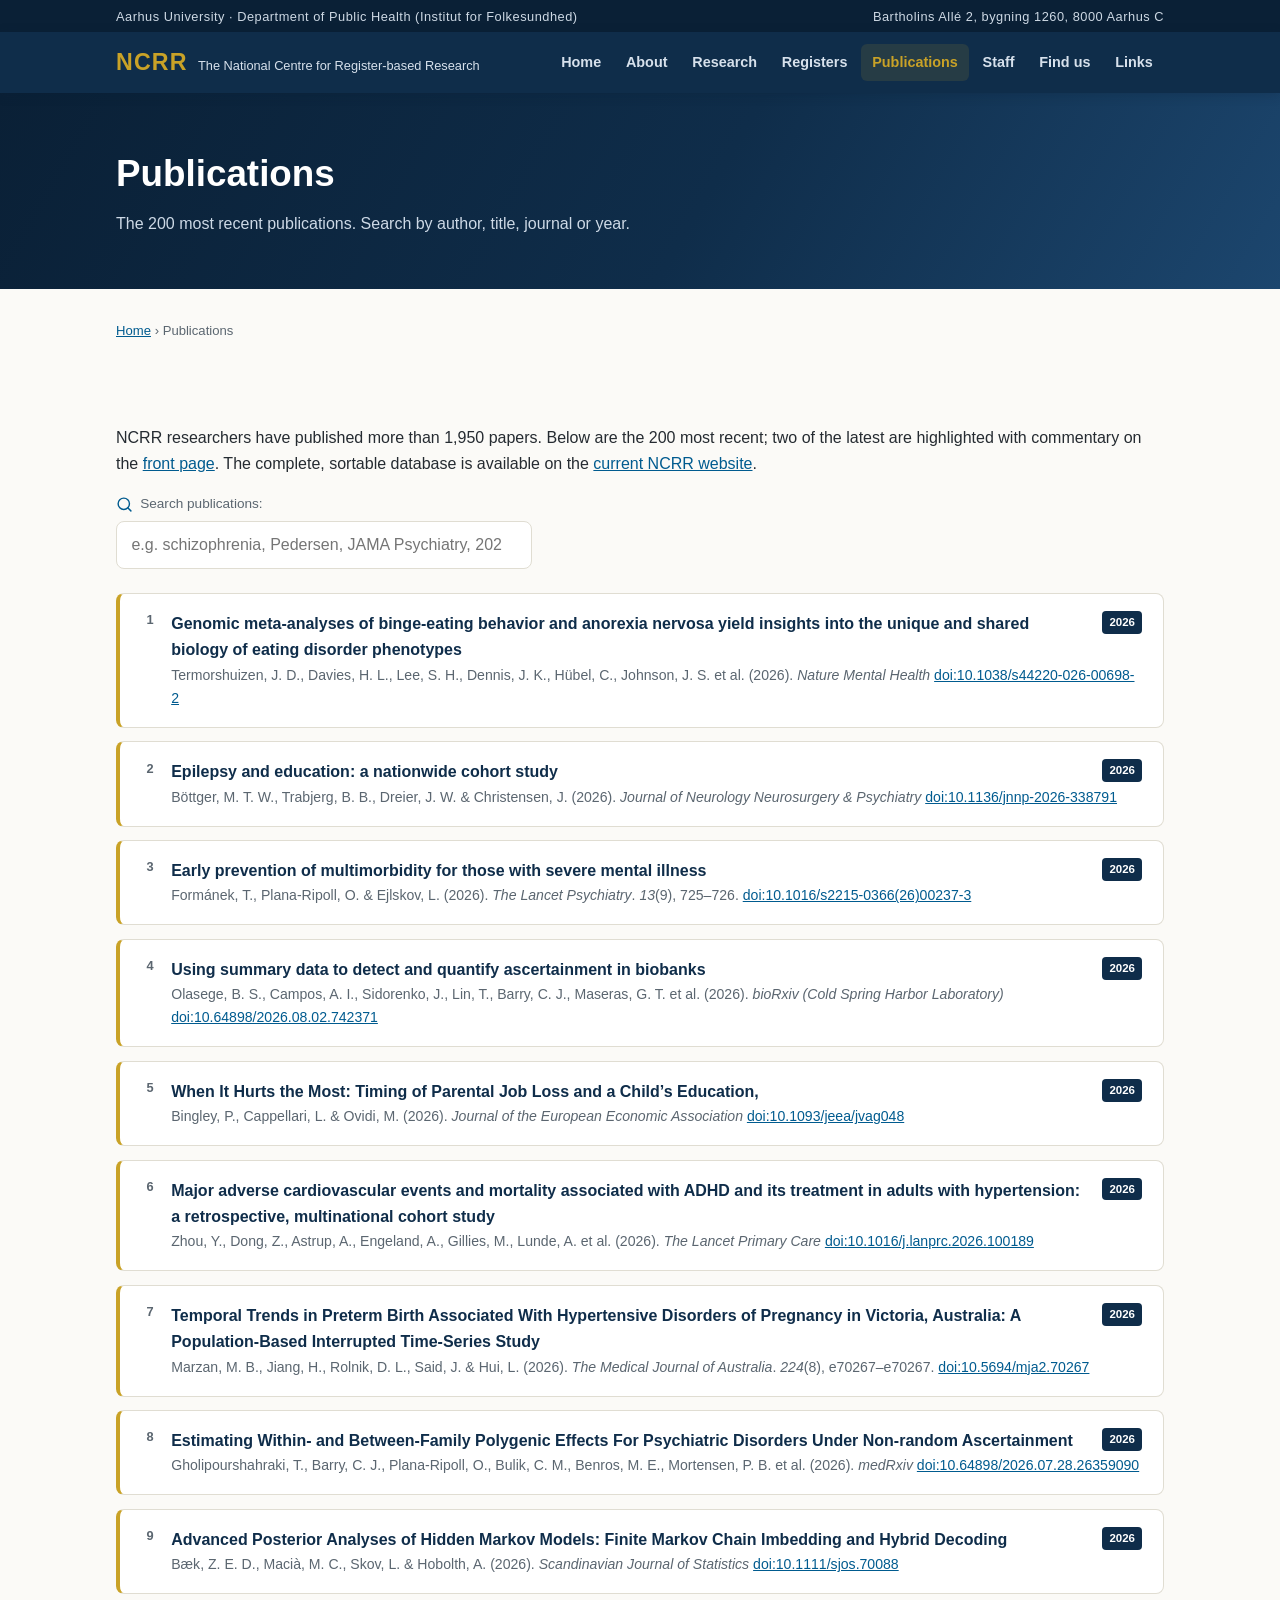
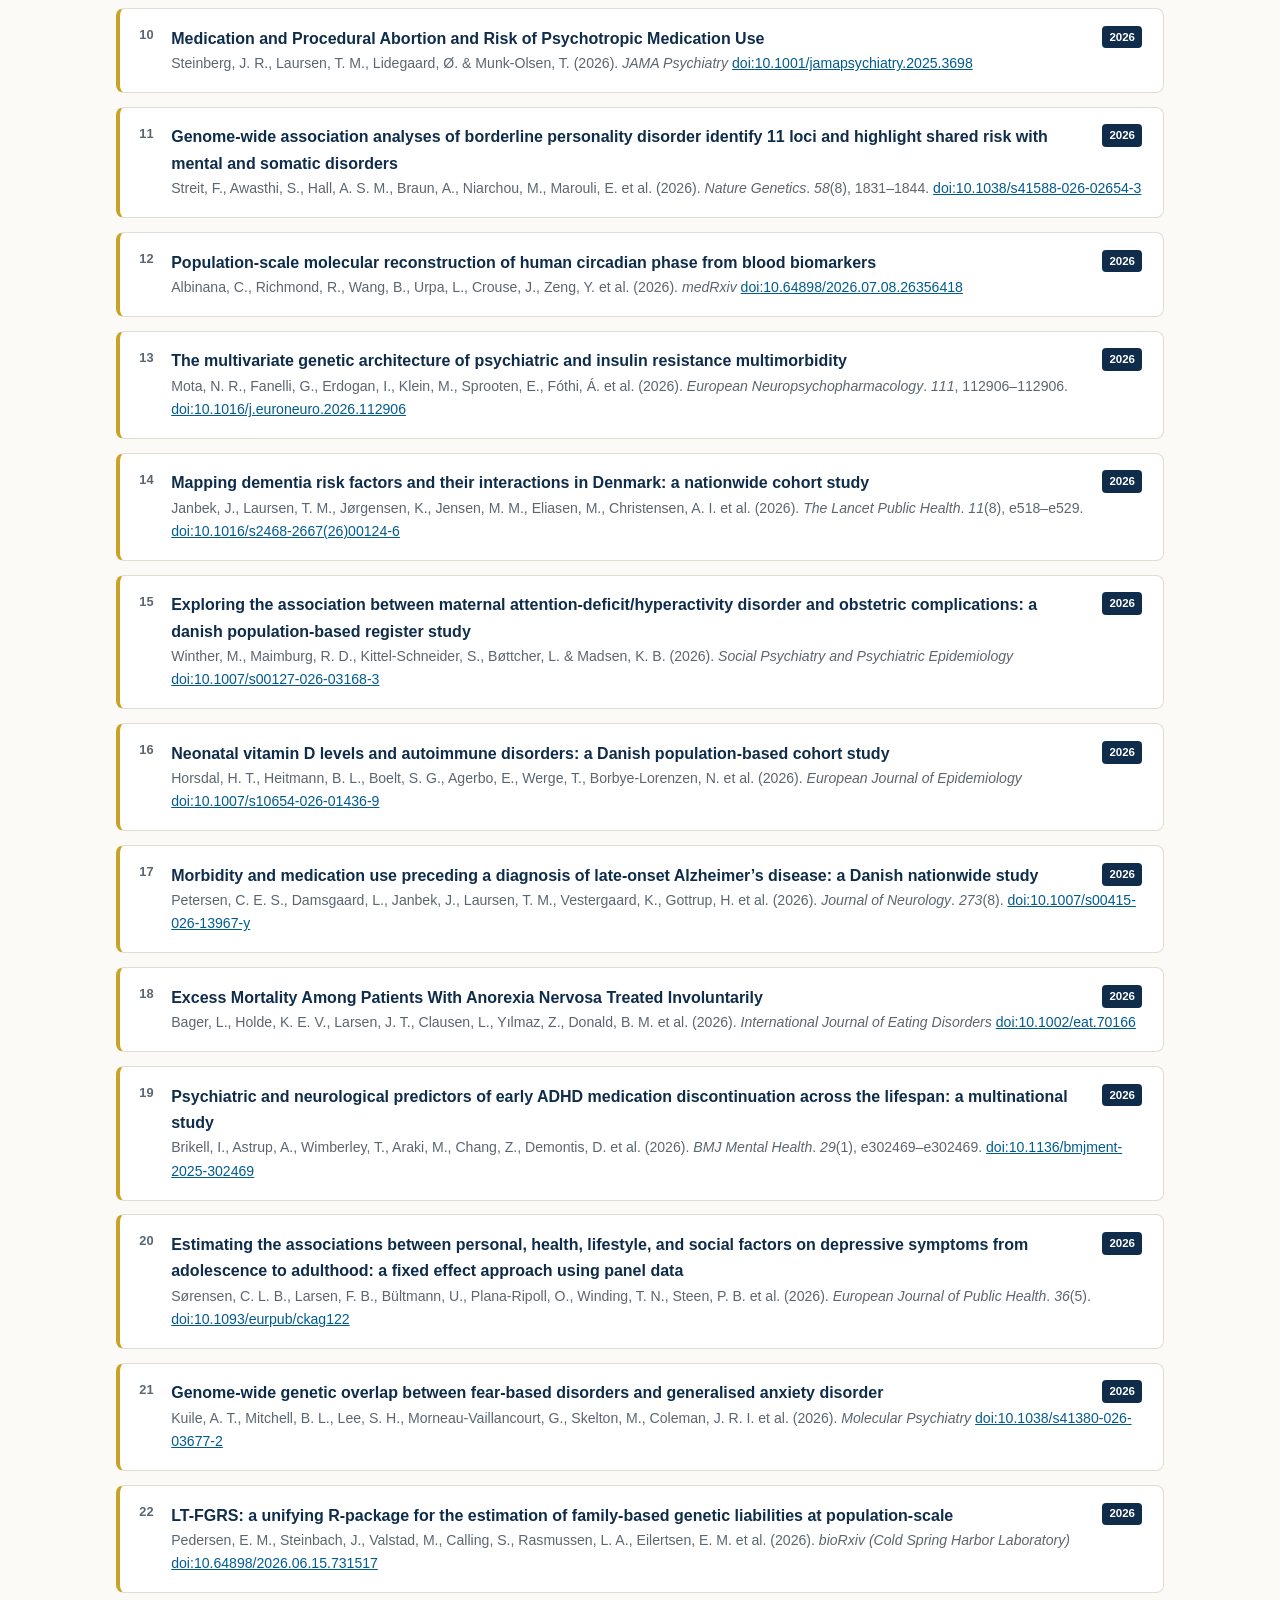
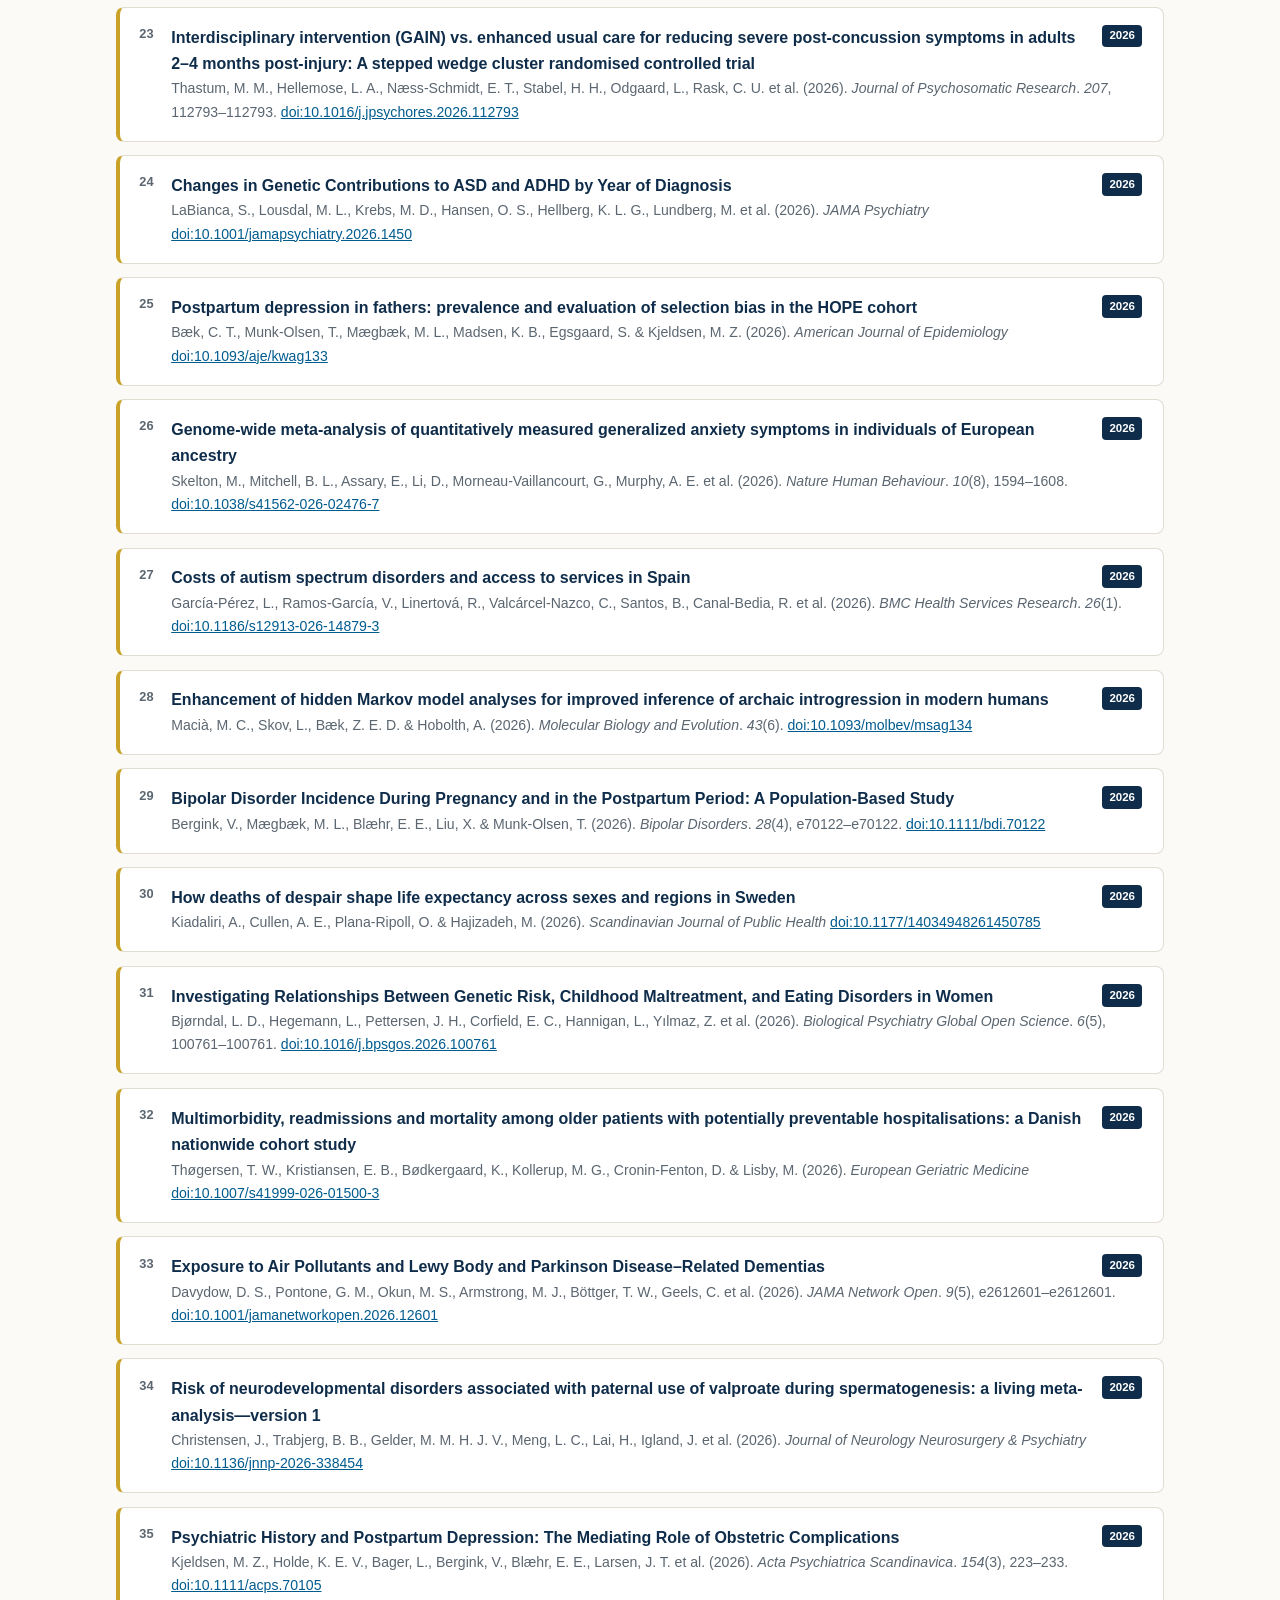
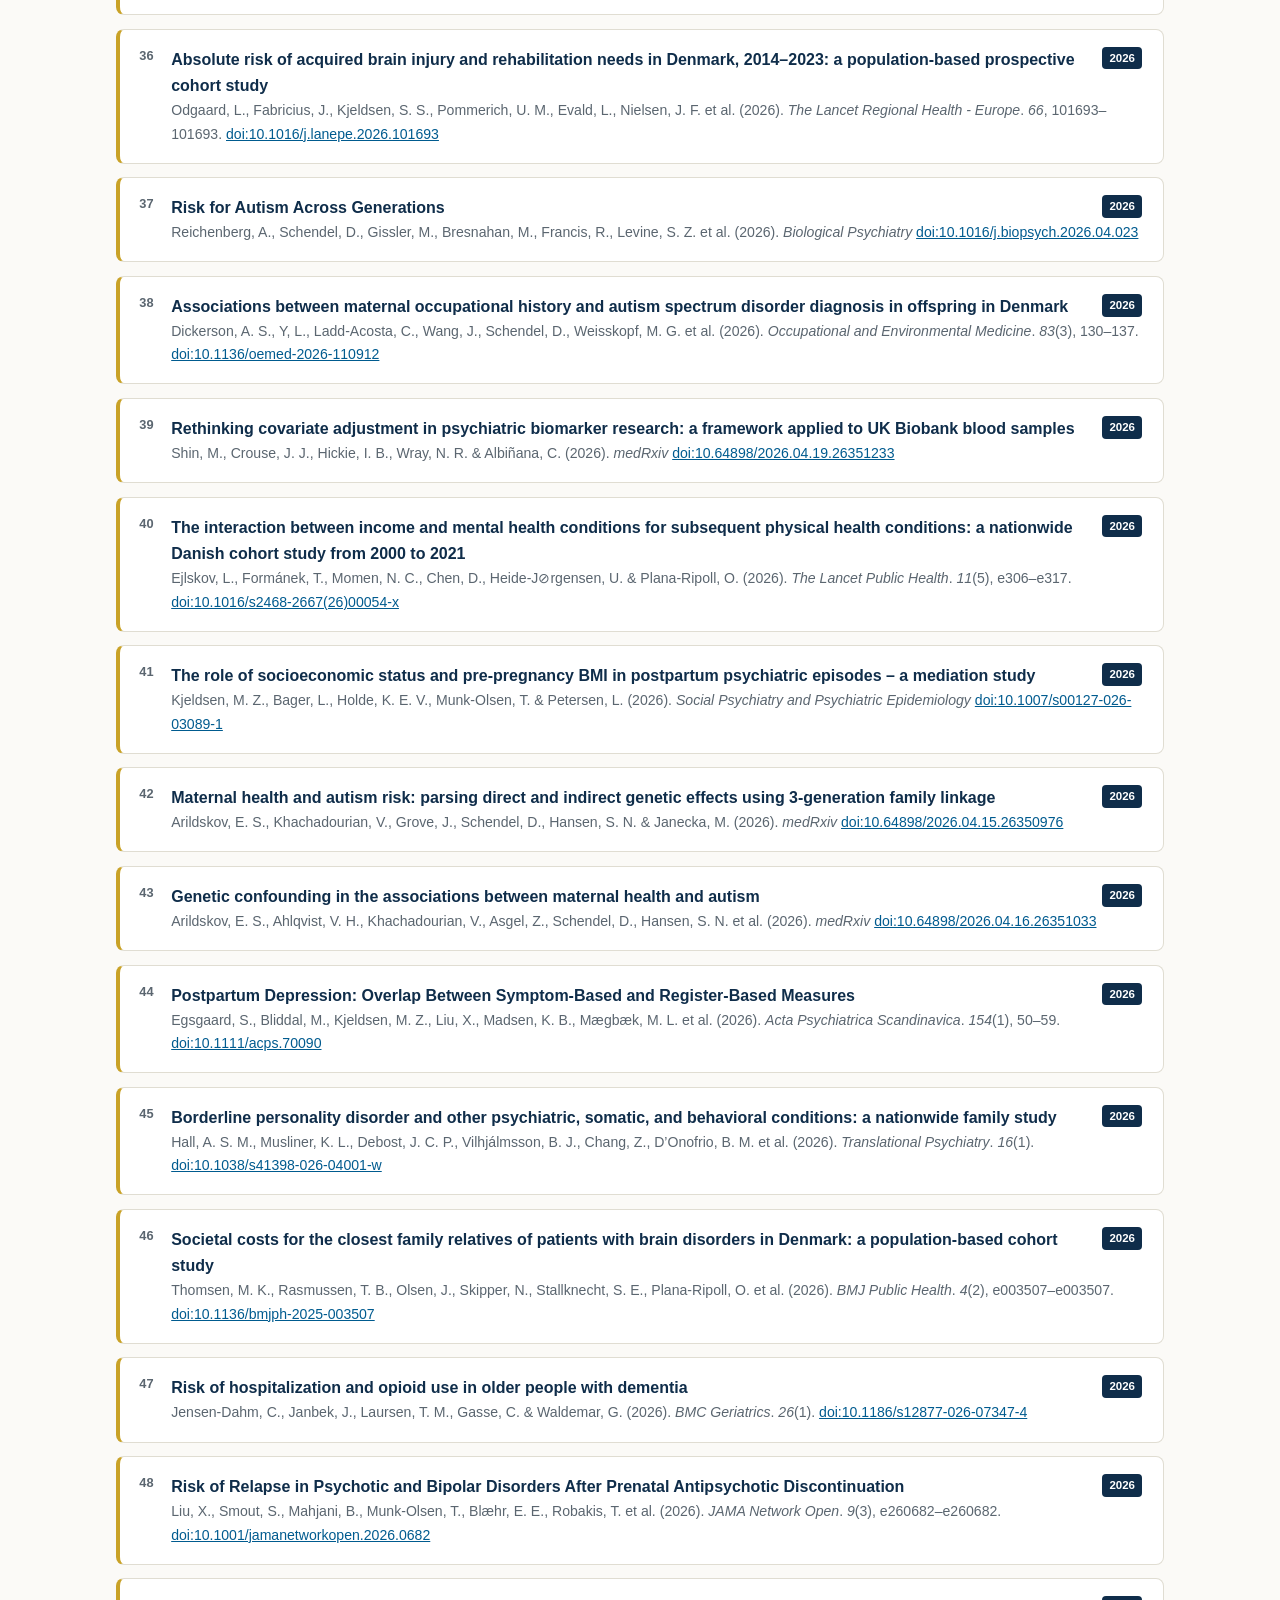
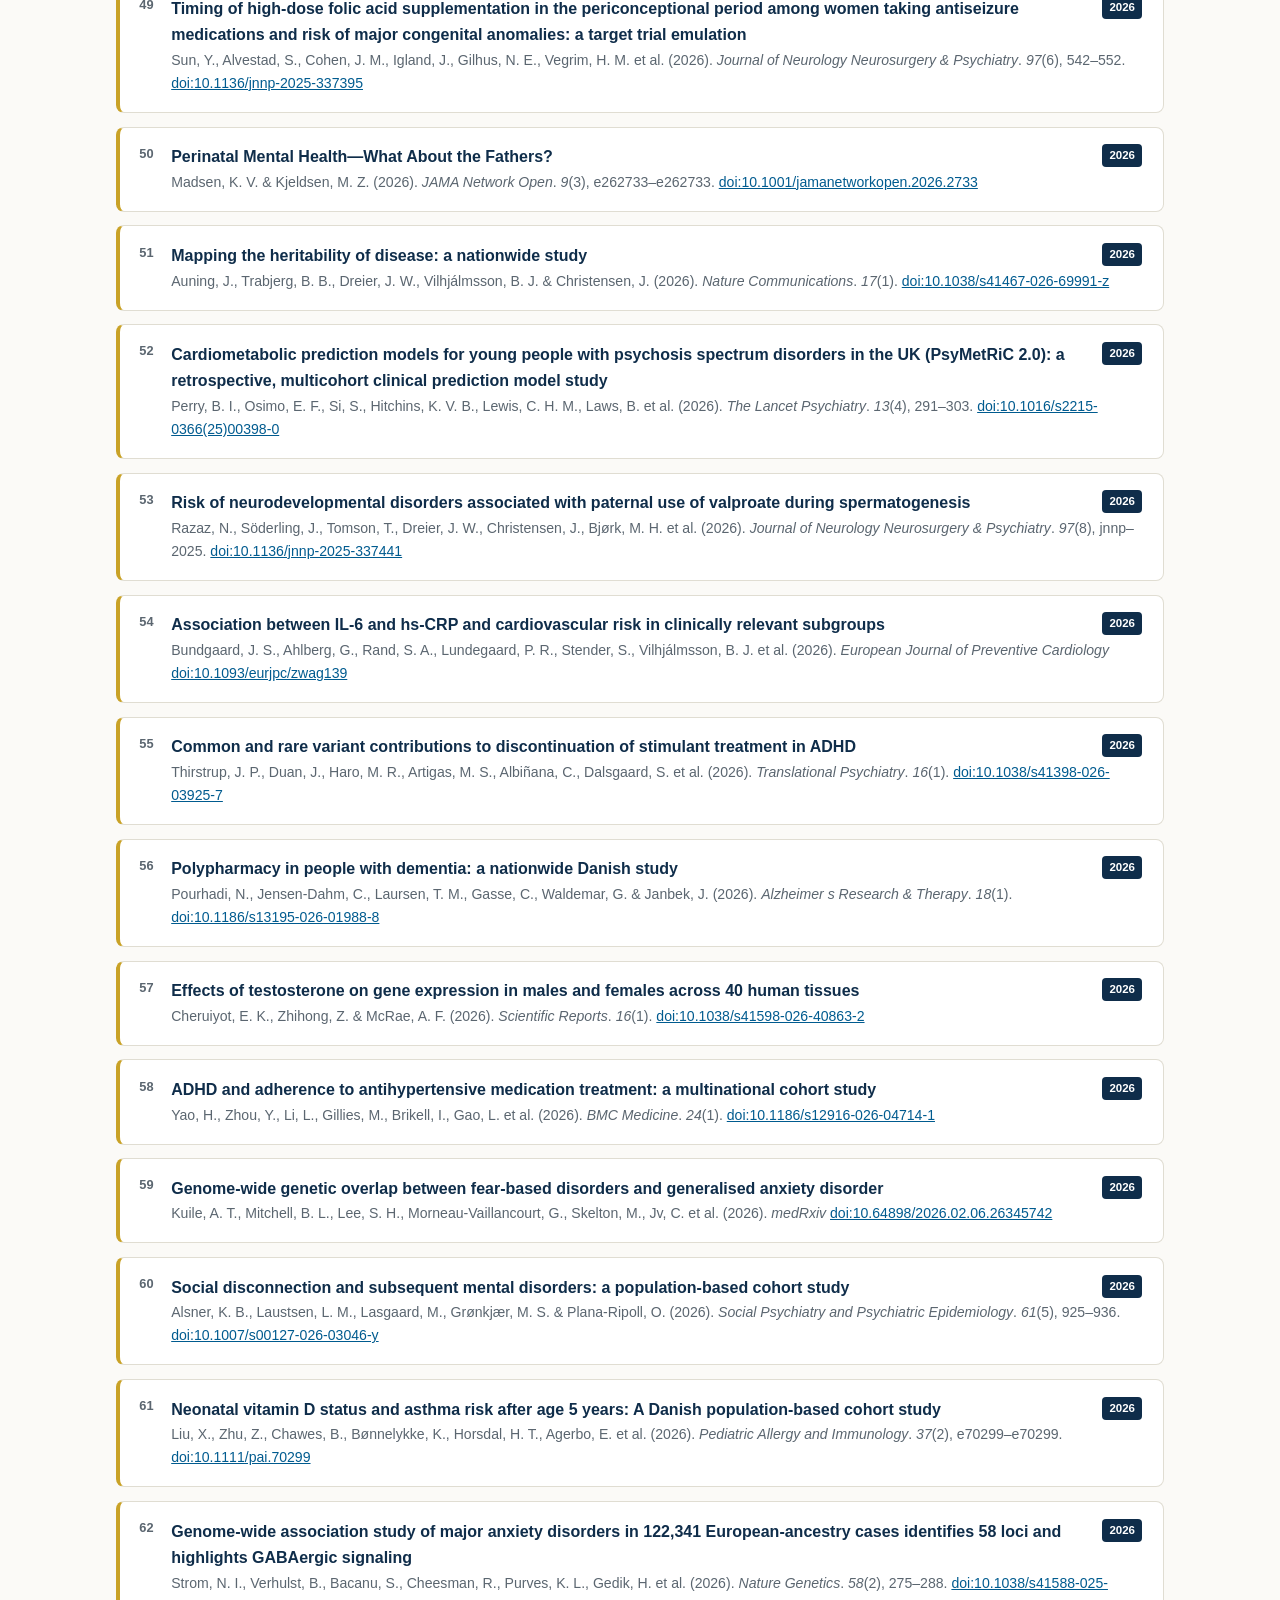
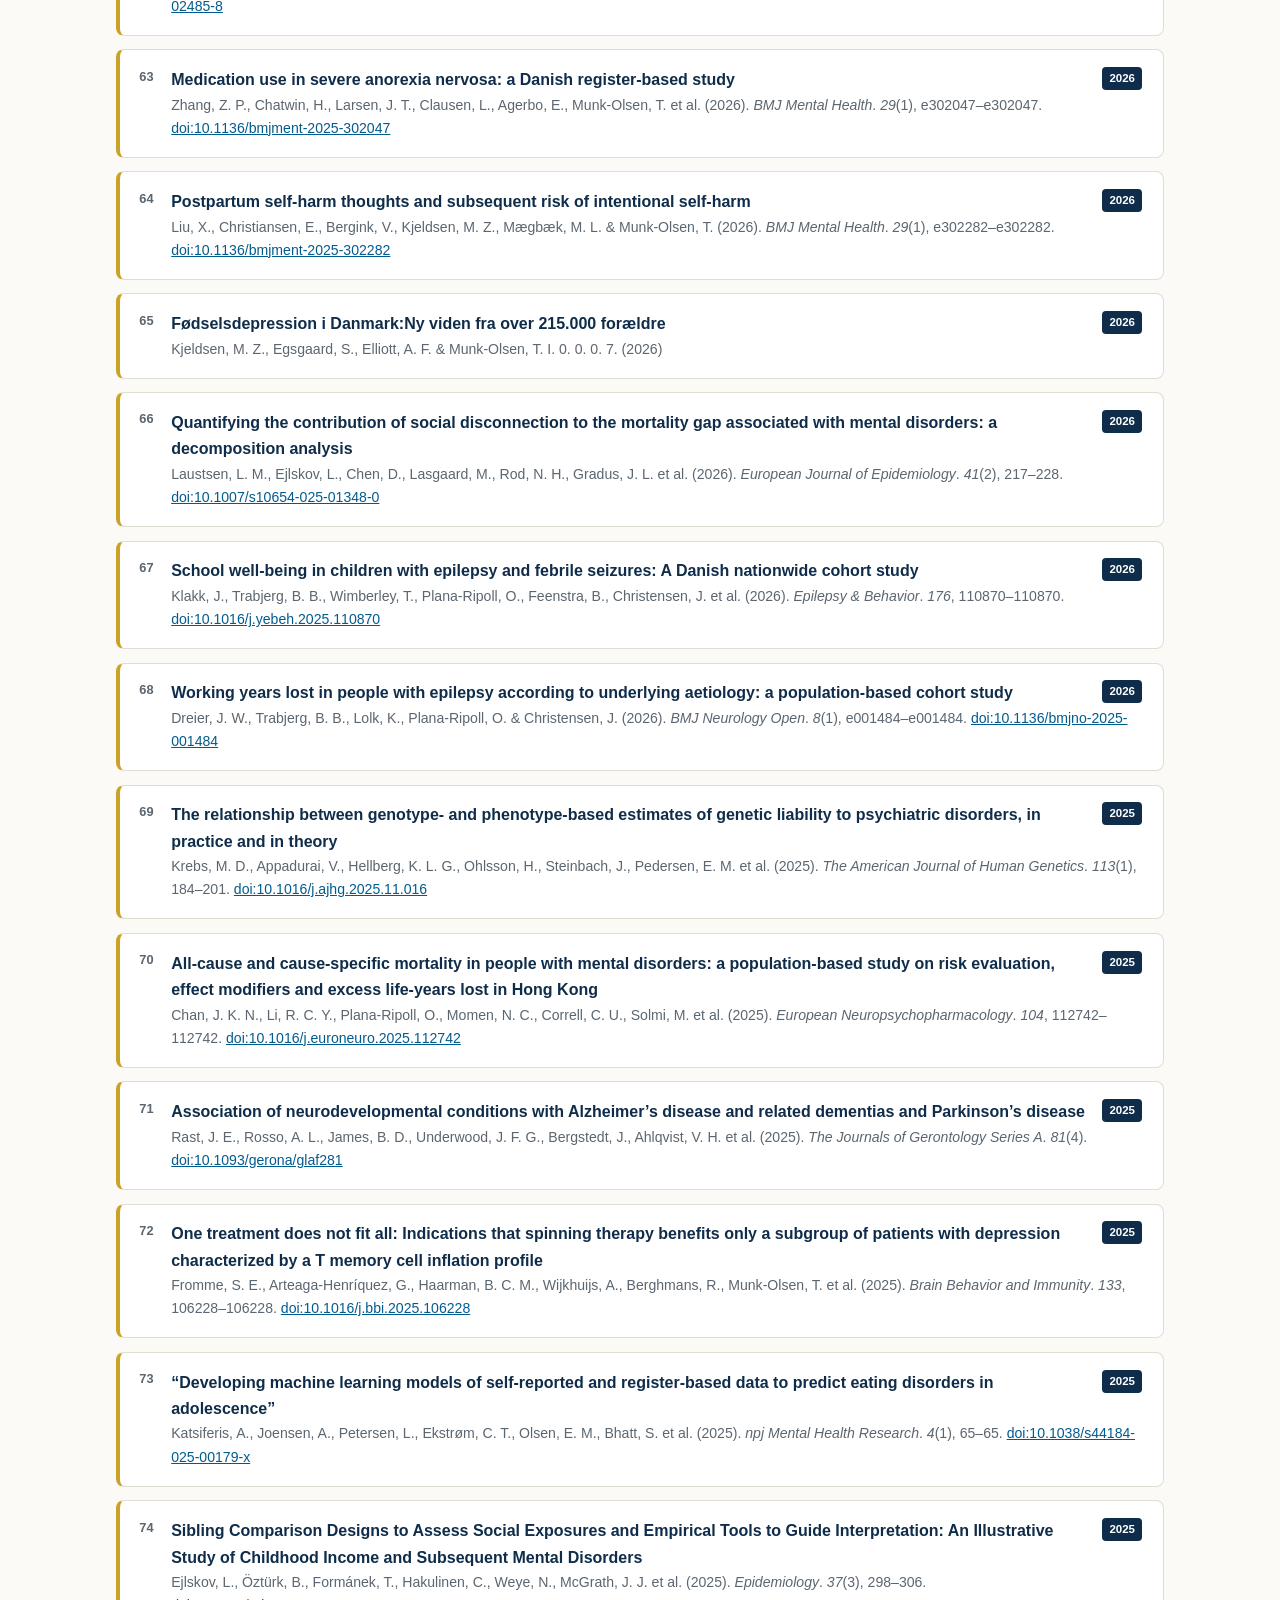
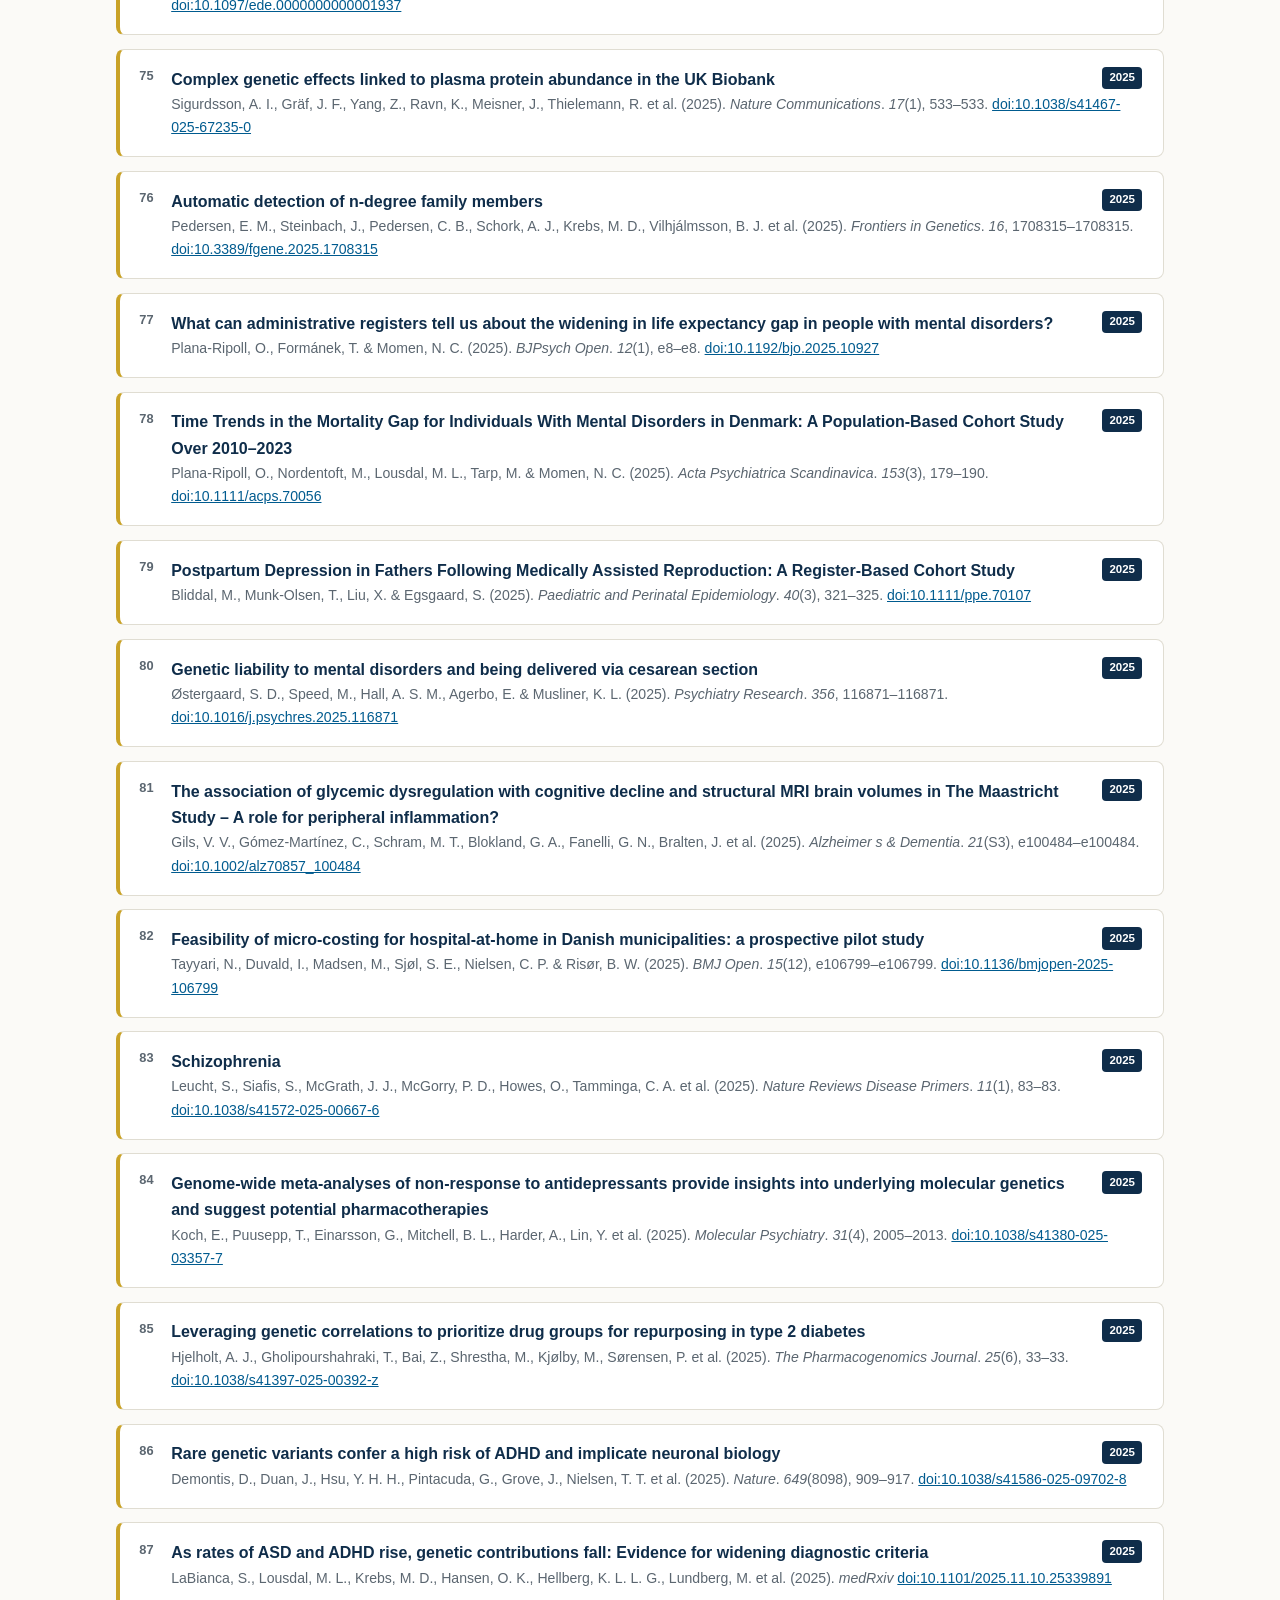
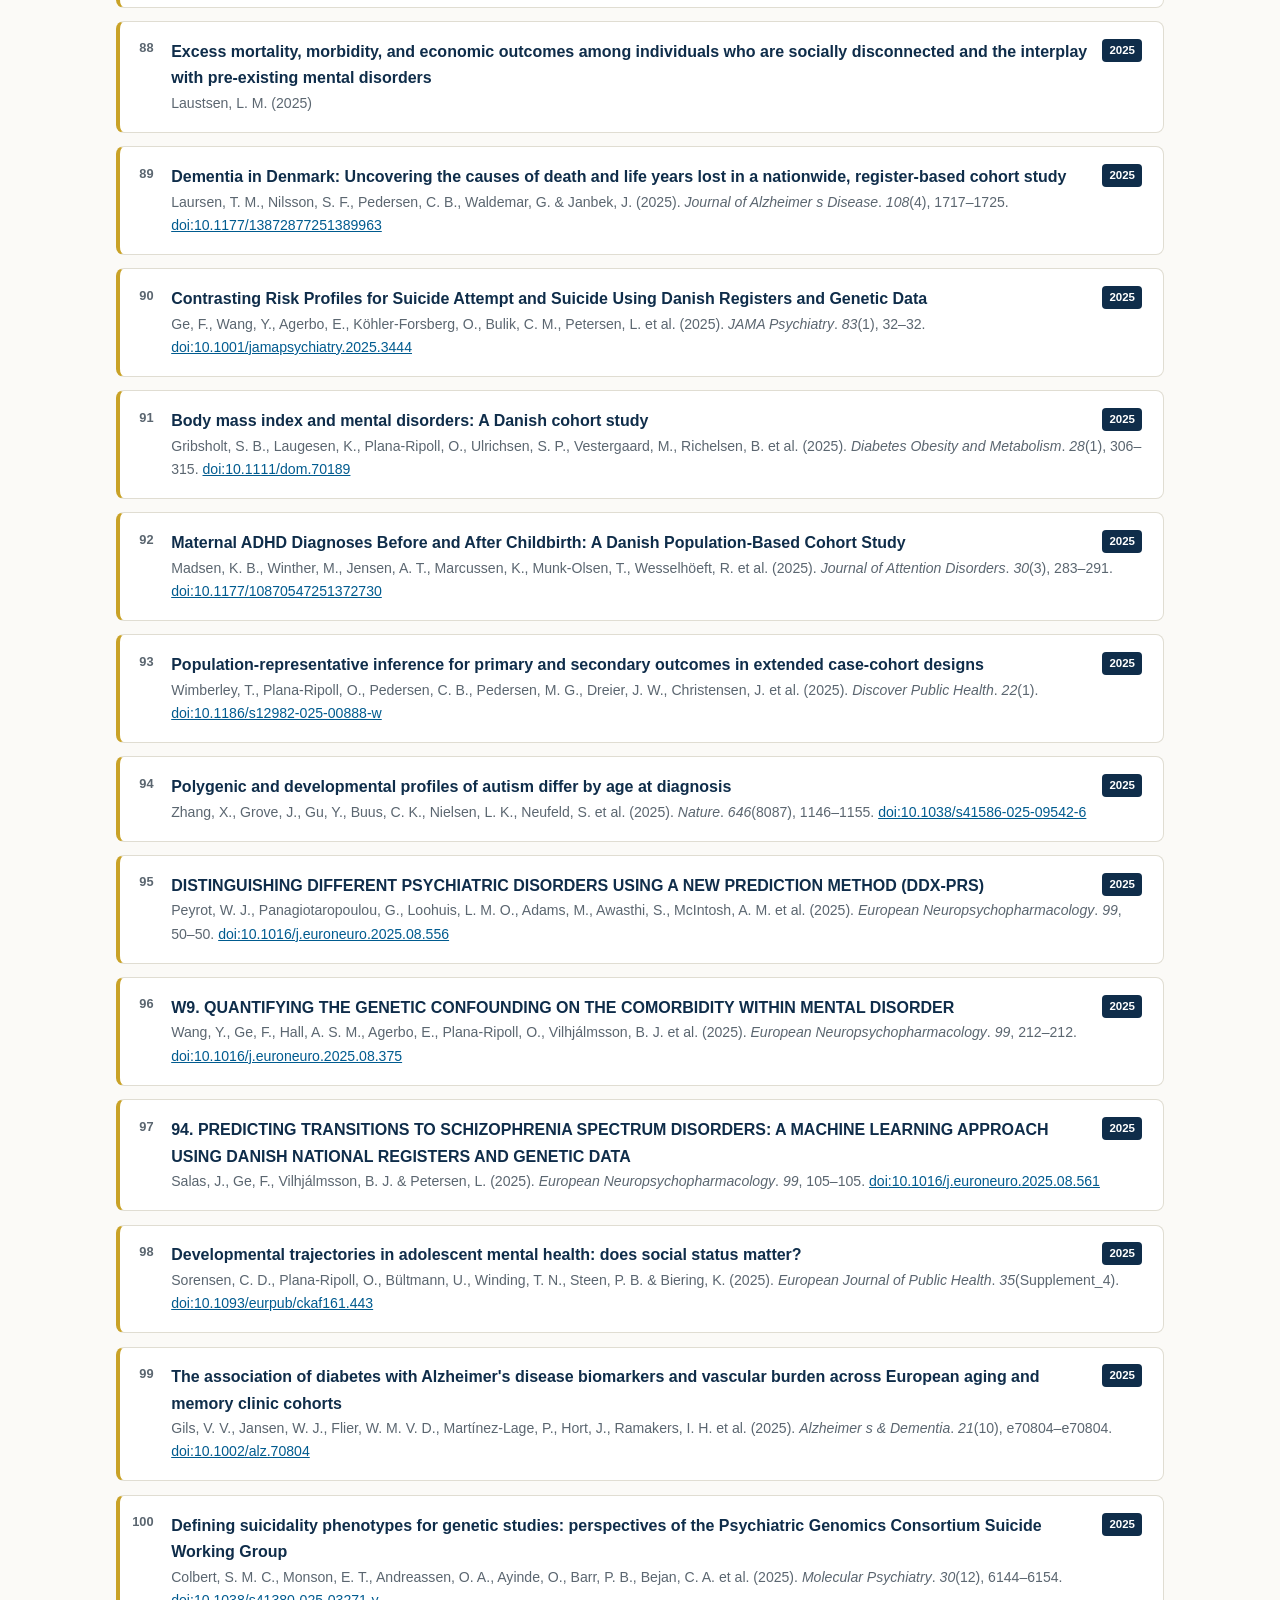
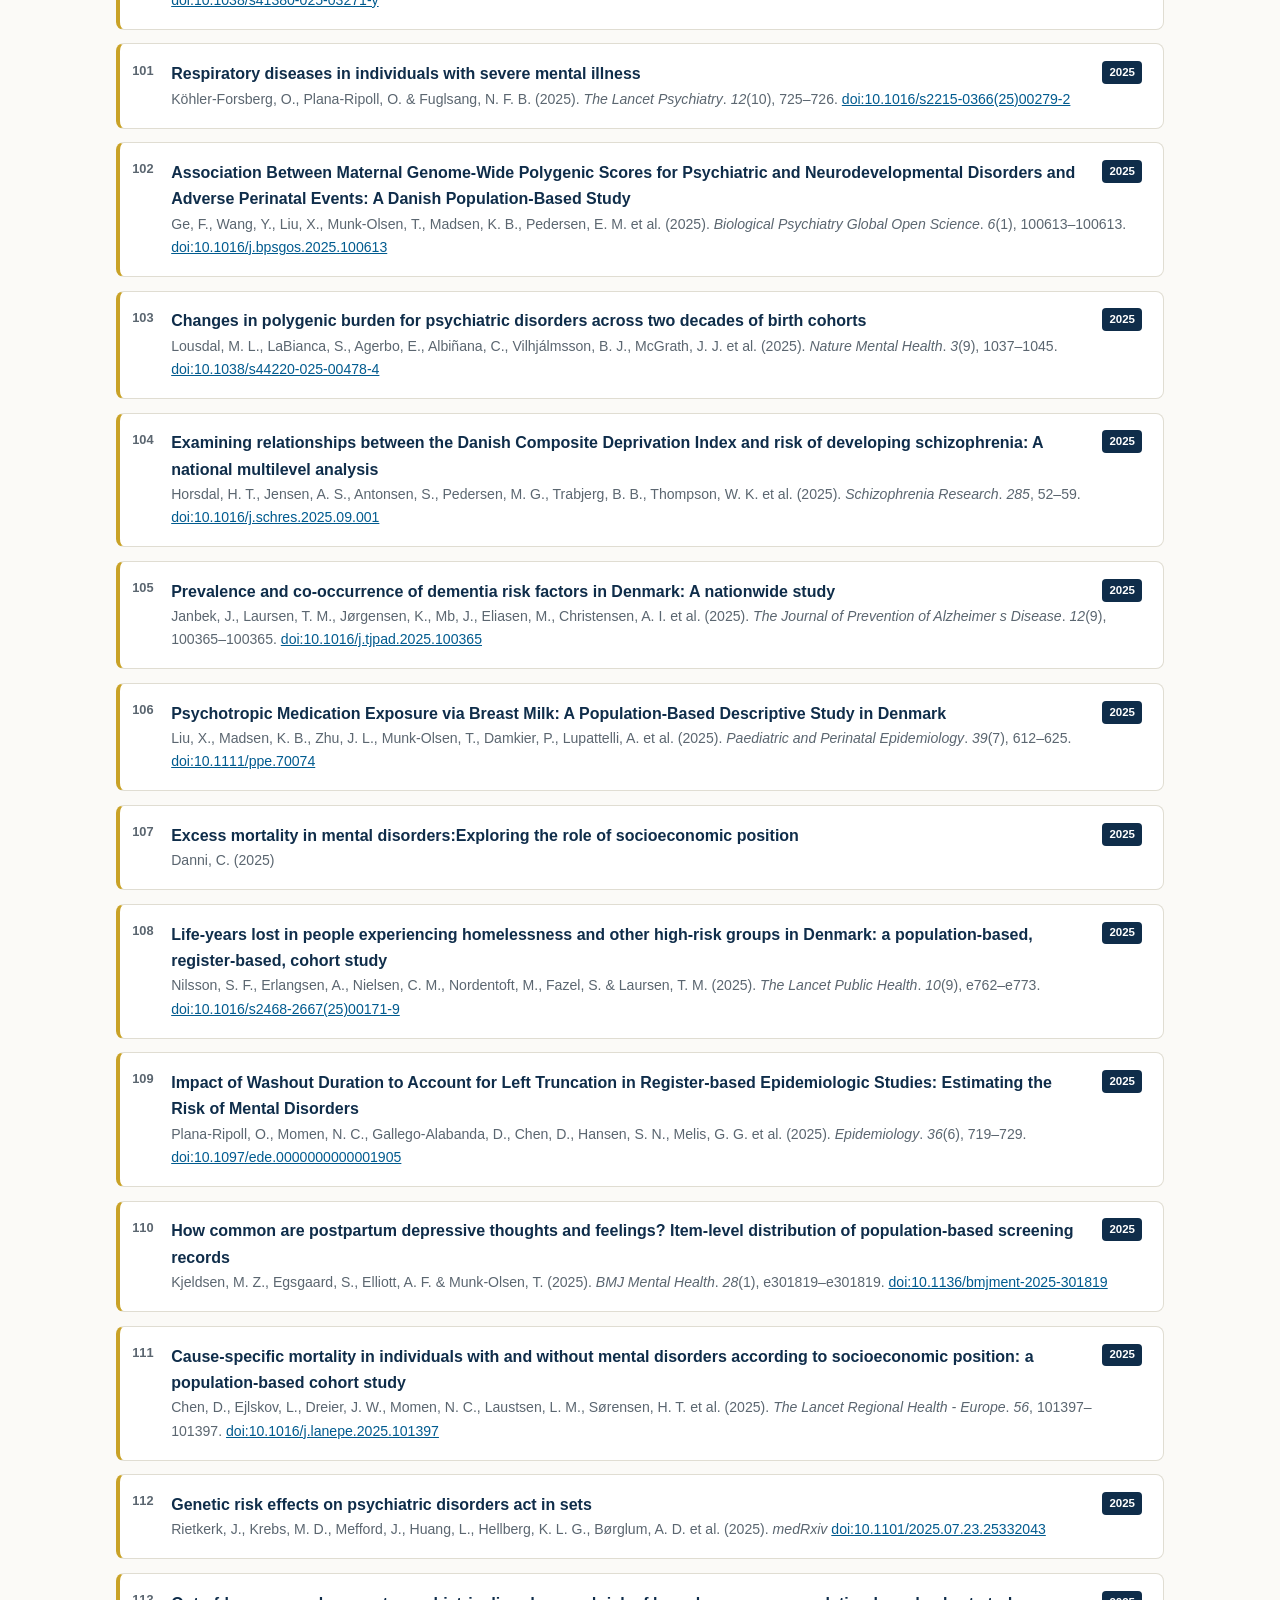
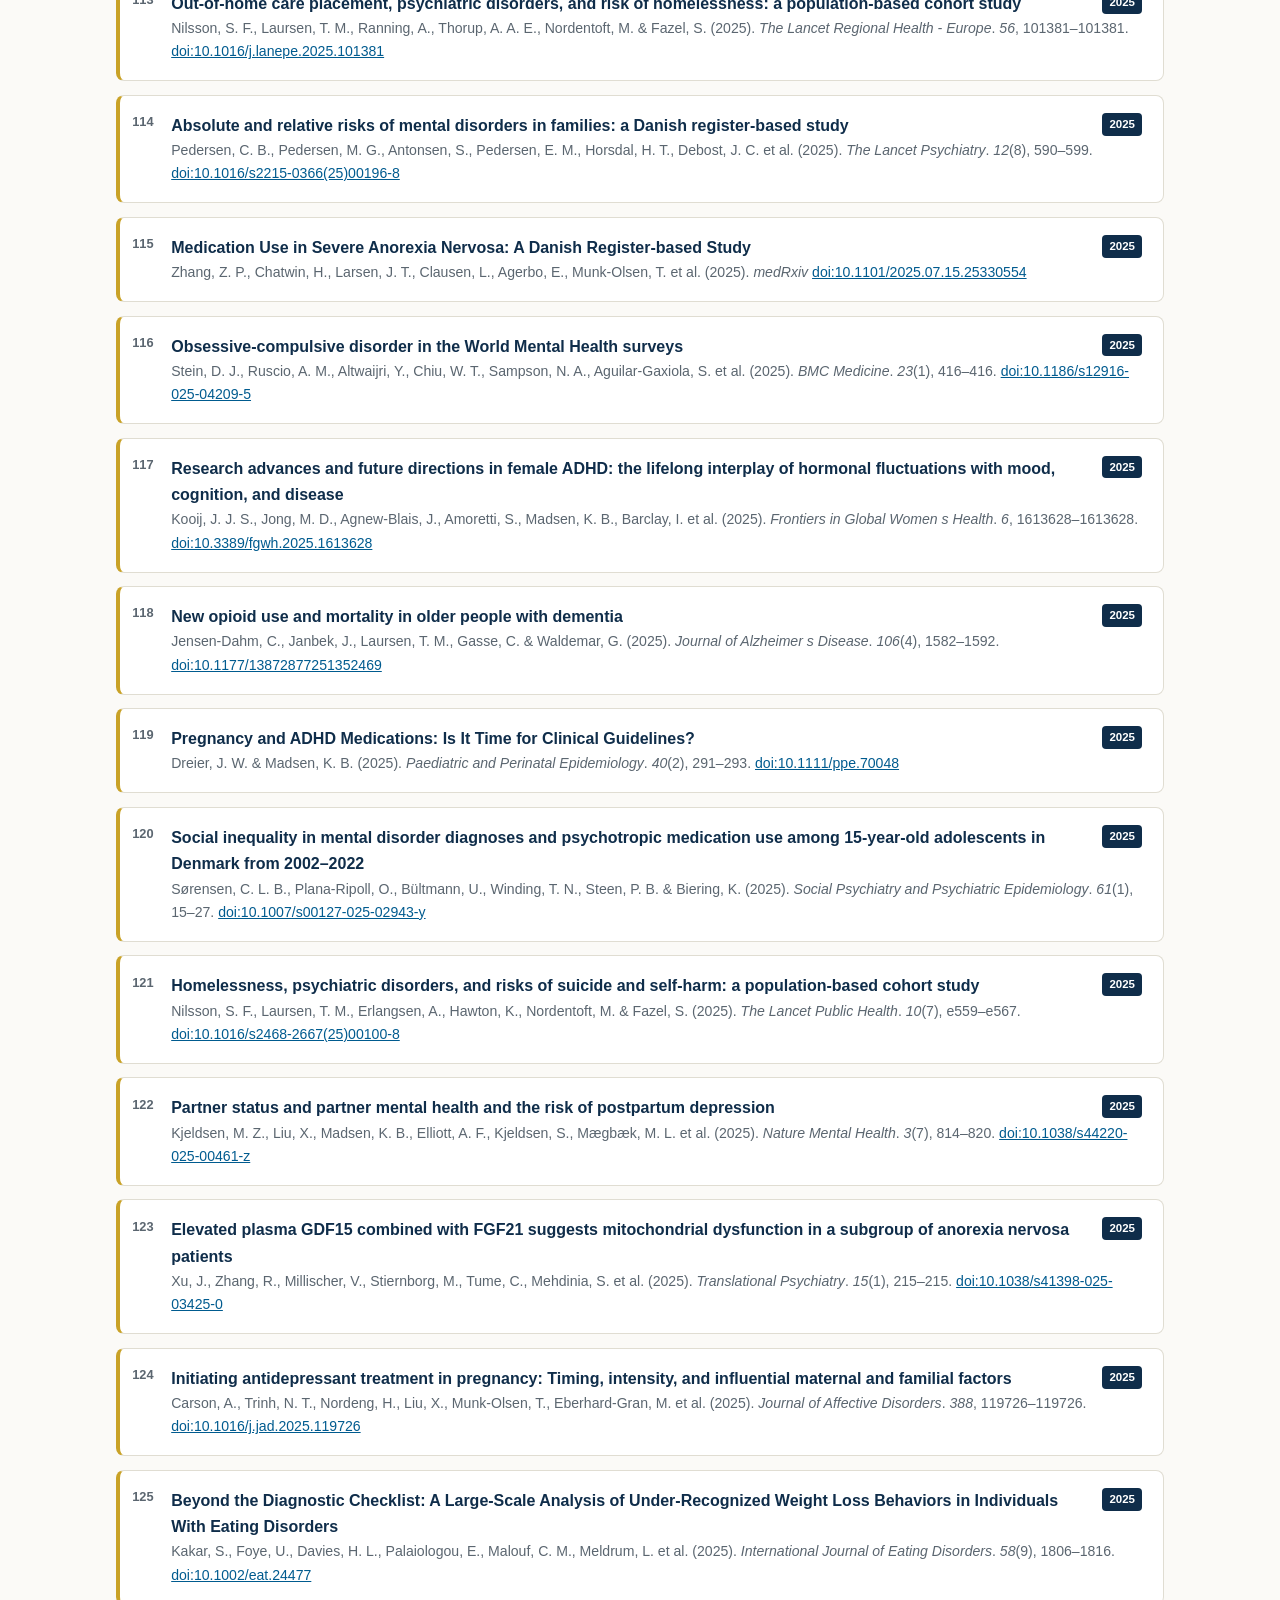
<file: publications.html>
<!DOCTYPE html>
<html lang="en">
<head>
  <meta charset="UTF-8">
  <meta name="viewport" content="width=device-width, initial-scale=1.0">
  <meta name="description" content="Recent publications from the National Centre for Register-based Research (NCRR), Aarhus University.">
  <title>Publications — NCRR</title>
  <link rel="stylesheet" href="assets/css/style.css">
  <script src="assets/js/main.js" defer></script>
</head>
<body>

  <div class="top-bar">
    <div class="container">
      <span>Aarhus University &middot; Department of Public Health (Institut for Folkesundhed)</span>
      <span>Bartholins All&eacute; 2, bygning 1260, 8000 Aarhus C</span>
    </div>
  </div>

  <header class="site-header">
    <div class="container header-inner">
      <a class="brand" href="index.html">
        <span class="brand-mark">NCRR</span>
        <span class="brand-sub">The National Centre for Register-based Research</span>
      </a>
      <nav aria-label="Main">
        <ul class="nav-links">
          <li><a href="index.html">Home</a></li>
          <li><a href="about.html">About</a></li>
          <li><a href="research.html">Research</a></li>
          <li><a href="registers.html">Registers</a></li>
          <li><a href="publications.html" aria-current="page">Publications</a></li>
          <li><a href="staff.html">Staff</a></li>
          <li><a href="find-us.html">Find&nbsp;us</a></li>
          <li><a href="links.html">Links</a></li>
        </ul>
      </nav>
    </div>
  </header>

  <main>

    <div class="page-banner">
      <div class="container">
        <h1>Publications</h1>
        <p>The 200 most recent publications. Search by author, title, journal or year.</p>
      </div>
    </div>

    <div class="container">
      <p class="breadcrumb"><a href="index.html">Home</a> &rsaquo; Publications</p>
    </div>

    <section class="section">
      <div class="container">

        <p>
          NCRR researchers have published more than 1,950 papers. Below are the
          200 most recent; two of the latest are highlighted with commentary on
          the <a href="index.html#featured">front page</a>. The complete,
          sortable database is available on the
          <a href="https://ncrr.au.dk/publications" target="_blank" rel="noopener">current NCRR website</a>.
        </p>

        <div class="filter-box">
          <label for="pub-filter" class="filter-label filter-note"><svg class="icon"><use href="assets/img/icons.svg#search"/></svg>Search publications:</label>
          <input type="search" id="pub-filter" data-filter-target="#pub-list" data-filter-note="#pub-filter-note" placeholder="e.g. schizophrenia, Pedersen, JAMA Psychiatry, 2025&hellip;">
          <p class="filter-note" id="pub-filter-note" aria-live="polite"></p>
        </div>

        <ol class="pub-list" id="pub-list">
      <!-- BEGIN-PUBS -->
        <li data-filter-item><span class="pub-year">2026</span>
          <div class="pub-title">Genomic meta-analyses of binge-eating behavior and anorexia nervosa yield insights into the unique and shared biology of eating disorder phenotypes</div>
          <div class="pub-meta">Termorshuizen, J. D., Davies, H. L., Lee, S. H., Dennis, J. K., Hübel, C., Johnson, J. S. et al. (2026). <em>Nature Mental Health</em> <a href="https://doi.org/10.1038/s44220-026-00698-2" target="_blank" rel="noopener">doi:10.1038/s44220-026-00698-2</a></div>
        </li>
        <li data-filter-item><span class="pub-year">2026</span>
          <div class="pub-title">Epilepsy and education: a nationwide cohort study</div>
          <div class="pub-meta">Böttger, M. T. W., Trabjerg, B. B., Dreier, J. W. & Christensen, J. (2026). <em>Journal of Neurology Neurosurgery & Psychiatry</em> <a href="https://doi.org/10.1136/jnnp-2026-338791" target="_blank" rel="noopener">doi:10.1136/jnnp-2026-338791</a></div>
        </li>
        <li data-filter-item><span class="pub-year">2026</span>
          <div class="pub-title">Early prevention of multimorbidity for those with severe mental illness</div>
          <div class="pub-meta">Formánek, T., Plana‐Ripoll, O. & Ejlskov, L. (2026). <em>The Lancet Psychiatry</em>. <em>13</em>(9), 725–726. <a href="https://doi.org/10.1016/s2215-0366(26)00237-3" target="_blank" rel="noopener">doi:10.1016/s2215-0366(26)00237-3</a></div>
        </li>
        <li data-filter-item><span class="pub-year">2026</span>
          <div class="pub-title">Using summary data to detect and quantify ascertainment in biobanks</div>
          <div class="pub-meta">Olasege, B. S., Campos, A. I., Sidorenko, J., Lin, T., Barry, C. J., Maseras, G. T. et al. (2026). <em>bioRxiv (Cold Spring Harbor Laboratory)</em> <a href="https://doi.org/10.64898/2026.08.02.742371" target="_blank" rel="noopener">doi:10.64898/2026.08.02.742371</a></div>
        </li>
        <li data-filter-item><span class="pub-year">2026</span>
          <div class="pub-title">When It Hurts the Most: Timing of Parental Job Loss and a Child’s Education,</div>
          <div class="pub-meta">Bingley, P., Cappellari, L. & Ovidi, M. (2026). <em>Journal of the European Economic Association</em> <a href="https://doi.org/10.1093/jeea/jvag048" target="_blank" rel="noopener">doi:10.1093/jeea/jvag048</a></div>
        </li>
        <li data-filter-item><span class="pub-year">2026</span>
          <div class="pub-title">Major adverse cardiovascular events and mortality associated with ADHD and its treatment in adults with hypertension: a retrospective, multinational cohort study</div>
          <div class="pub-meta">Zhou, Y., Dong, Z., Astrup, A., Engeland, A., Gillies, M., Lunde, A. et al. (2026). <em>The Lancet Primary Care</em> <a href="https://doi.org/10.1016/j.lanprc.2026.100189" target="_blank" rel="noopener">doi:10.1016/j.lanprc.2026.100189</a></div>
        </li>
        <li data-filter-item><span class="pub-year">2026</span>
          <div class="pub-title">Temporal Trends in Preterm Birth Associated With Hypertensive Disorders of Pregnancy in Victoria, Australia: A Population‐Based Interrupted Time‐Series Study</div>
          <div class="pub-meta">Marzan, M. B., Jiang, H., Rolnik, D. L., Said, J. & Hui, L. (2026). <em>The Medical Journal of Australia</em>. <em>224</em>(8), e70267–e70267. <a href="https://doi.org/10.5694/mja2.70267" target="_blank" rel="noopener">doi:10.5694/mja2.70267</a></div>
        </li>
        <li data-filter-item><span class="pub-year">2026</span>
          <div class="pub-title">Estimating Within- and Between-Family Polygenic Effects For Psychiatric Disorders Under Non-random Ascertainment</div>
          <div class="pub-meta">Gholipourshahraki, T., Barry, C. J., Plana‐Ripoll, O., Bulik, C. M., Benros, M. E., Mortensen, P. B. et al. (2026). <em>medRxiv</em> <a href="https://doi.org/10.64898/2026.07.28.26359090" target="_blank" rel="noopener">doi:10.64898/2026.07.28.26359090</a></div>
        </li>
        <li data-filter-item><span class="pub-year">2026</span>
          <div class="pub-title">Advanced Posterior Analyses of Hidden Markov Models: Finite Markov Chain Imbedding and Hybrid Decoding</div>
          <div class="pub-meta">Bæk, Z. E. D., Macià, M. C., Skov, L. & Hobolth, A. (2026). <em>Scandinavian Journal of Statistics</em> <a href="https://doi.org/10.1111/sjos.70088" target="_blank" rel="noopener">doi:10.1111/sjos.70088</a></div>
        </li>
        <li data-filter-item><span class="pub-year">2026</span>
          <div class="pub-title">Medication and Procedural Abortion and Risk of Psychotropic Medication Use</div>
          <div class="pub-meta">Steinberg, J. R., Laursen, T. M., Lidegaard, Ø. & Munk-Olsen, T. (2026). <em>JAMA Psychiatry</em> <a href="https://doi.org/10.1001/jamapsychiatry.2025.3698" target="_blank" rel="noopener">doi:10.1001/jamapsychiatry.2025.3698</a></div>
        </li>
        <li data-filter-item><span class="pub-year">2026</span>
          <div class="pub-title">Genome-wide association analyses of borderline personality disorder identify 11 loci and highlight shared risk with mental and somatic disorders</div>
          <div class="pub-meta">Streit, F., Awasthi, S., Hall, A. S. M., Braun, A., Niarchou, M., Marouli, E. et al. (2026). <em>Nature Genetics</em>. <em>58</em>(8), 1831–1844. <a href="https://doi.org/10.1038/s41588-026-02654-3" target="_blank" rel="noopener">doi:10.1038/s41588-026-02654-3</a></div>
        </li>
        <li data-filter-item><span class="pub-year">2026</span>
          <div class="pub-title">Population-scale molecular reconstruction of human circadian phase from blood biomarkers</div>
          <div class="pub-meta">Albinana, C., Richmond, R., Wang, B., Urpa, L., Crouse, J., Zeng, Y. et al. (2026). <em>medRxiv</em> <a href="https://doi.org/10.64898/2026.07.08.26356418" target="_blank" rel="noopener">doi:10.64898/2026.07.08.26356418</a></div>
        </li>
        <li data-filter-item><span class="pub-year">2026</span>
          <div class="pub-title">The multivariate genetic architecture of psychiatric and insulin resistance multimorbidity</div>
          <div class="pub-meta">Mota, N. R., Fanelli, G., Erdogan, I., Klein, M., Sprooten, E., Fóthi, Á. et al. (2026). <em>European Neuropsychopharmacology</em>. <em>111</em>, 112906–112906. <a href="https://doi.org/10.1016/j.euroneuro.2026.112906" target="_blank" rel="noopener">doi:10.1016/j.euroneuro.2026.112906</a></div>
        </li>
        <li data-filter-item><span class="pub-year">2026</span>
          <div class="pub-title">Mapping dementia risk factors and their interactions in Denmark: a nationwide cohort study</div>
          <div class="pub-meta">Janbek, J., Laursen, T. M., Jørgensen, K., Jensen, M. M., Eliasen, M., Christensen, A. I. et al. (2026). <em>The Lancet Public Health</em>. <em>11</em>(8), e518–e529. <a href="https://doi.org/10.1016/s2468-2667(26)00124-6" target="_blank" rel="noopener">doi:10.1016/s2468-2667(26)00124-6</a></div>
        </li>
        <li data-filter-item><span class="pub-year">2026</span>
          <div class="pub-title">Exploring the association between maternal attention-deficit/hyperactivity disorder and obstetric complications: a danish population-based register study</div>
          <div class="pub-meta">Winther, M., Maimburg, R. D., Kittel-Schneider, S., Bøttcher, L. & Madsen, K. B. (2026). <em>Social Psychiatry and Psychiatric Epidemiology</em> <a href="https://doi.org/10.1007/s00127-026-03168-3" target="_blank" rel="noopener">doi:10.1007/s00127-026-03168-3</a></div>
        </li>
        <li data-filter-item><span class="pub-year">2026</span>
          <div class="pub-title">Neonatal vitamin D levels and autoimmune disorders: a Danish population-based cohort study</div>
          <div class="pub-meta">Horsdal, H. T., Heitmann, B. L., Boelt, S. G., Agerbo, E., Werge, T., Borbye‐Lorenzen, N. et al. (2026). <em>European Journal of Epidemiology</em> <a href="https://doi.org/10.1007/s10654-026-01436-9" target="_blank" rel="noopener">doi:10.1007/s10654-026-01436-9</a></div>
        </li>
        <li data-filter-item><span class="pub-year">2026</span>
          <div class="pub-title">Morbidity and medication use preceding a diagnosis of late-onset Alzheimer’s disease: a Danish nationwide study</div>
          <div class="pub-meta">Petersen, C. E. S., Damsgaard, L., Janbek, J., Laursen, T. M., Vestergaard, K., Gottrup, H. et al. (2026). <em>Journal of Neurology</em>. <em>273</em>(8). <a href="https://doi.org/10.1007/s00415-026-13967-y" target="_blank" rel="noopener">doi:10.1007/s00415-026-13967-y</a></div>
        </li>
        <li data-filter-item><span class="pub-year">2026</span>
          <div class="pub-title">Excess Mortality Among Patients With Anorexia Nervosa Treated Involuntarily</div>
          <div class="pub-meta">Bager, L., Holde, K. E. V., Larsen, J. T., Clausen, L., Yılmaz, Z., Donald, B. M. et al. (2026). <em>International Journal of Eating Disorders</em> <a href="https://doi.org/10.1002/eat.70166" target="_blank" rel="noopener">doi:10.1002/eat.70166</a></div>
        </li>
        <li data-filter-item><span class="pub-year">2026</span>
          <div class="pub-title">Psychiatric and neurological predictors of early ADHD medication discontinuation across the lifespan: a multinational study</div>
          <div class="pub-meta">Brikell, I., Astrup, A., Wimberley, T., Araki, M., Chang, Z., Demontis, D. et al. (2026). <em>BMJ Mental Health</em>. <em>29</em>(1), e302469–e302469. <a href="https://doi.org/10.1136/bmjment-2025-302469" target="_blank" rel="noopener">doi:10.1136/bmjment-2025-302469</a></div>
        </li>
        <li data-filter-item><span class="pub-year">2026</span>
          <div class="pub-title">Estimating the associations between personal, health, lifestyle, and social factors on depressive symptoms from adolescence to adulthood: a fixed effect approach using panel data</div>
          <div class="pub-meta">Sørensen, C. L. B., Larsen, F. B., Bültmann, U., Plana‐Ripoll, O., Winding, T. N., Steen, P. B. et al. (2026). <em>European Journal of Public Health</em>. <em>36</em>(5). <a href="https://doi.org/10.1093/eurpub/ckag122" target="_blank" rel="noopener">doi:10.1093/eurpub/ckag122</a></div>
        </li>
        <li data-filter-item><span class="pub-year">2026</span>
          <div class="pub-title">Genome-wide genetic overlap between fear-based disorders and generalised anxiety disorder</div>
          <div class="pub-meta">Kuile, A. T., Mitchell, B. L., Lee, S. H., Morneau‐Vaillancourt, G., Skelton, M., Coleman, J. R. I. et al. (2026). <em>Molecular Psychiatry</em> <a href="https://doi.org/10.1038/s41380-026-03677-2" target="_blank" rel="noopener">doi:10.1038/s41380-026-03677-2</a></div>
        </li>
        <li data-filter-item><span class="pub-year">2026</span>
          <div class="pub-title">LT-FGRS: a unifying R-package for the estimation of family-based genetic liabilities at population-scale</div>
          <div class="pub-meta">Pedersen, E. M., Steinbach, J., Valstad, M., Calling, S., Rasmussen, L. A., Eilertsen, E. M. et al. (2026). <em>bioRxiv (Cold Spring Harbor Laboratory)</em> <a href="https://doi.org/10.64898/2026.06.15.731517" target="_blank" rel="noopener">doi:10.64898/2026.06.15.731517</a></div>
        </li>
        <li data-filter-item><span class="pub-year">2026</span>
          <div class="pub-title">Interdisciplinary intervention (GAIN) vs. enhanced usual care for reducing severe post-concussion symptoms in adults 2–4 months post-injury: A stepped wedge cluster randomised controlled trial</div>
          <div class="pub-meta">Thastum, M. M., Hellemose, L. A., Næss‐Schmidt, E. T., Stabel, H. H., Odgaard, L., Rask, C. U. et al. (2026). <em>Journal of Psychosomatic Research</em>. <em>207</em>, 112793–112793. <a href="https://doi.org/10.1016/j.jpsychores.2026.112793" target="_blank" rel="noopener">doi:10.1016/j.jpsychores.2026.112793</a></div>
        </li>
        <li data-filter-item><span class="pub-year">2026</span>
          <div class="pub-title">Changes in Genetic Contributions to ASD and ADHD by Year of Diagnosis</div>
          <div class="pub-meta">LaBianca, S., Lousdal, M. L., Krebs, M. D., Hansen, O. S., Hellberg, K. L. G., Lundberg, M. et al. (2026). <em>JAMA Psychiatry</em> <a href="https://doi.org/10.1001/jamapsychiatry.2026.1450" target="_blank" rel="noopener">doi:10.1001/jamapsychiatry.2026.1450</a></div>
        </li>
        <li data-filter-item><span class="pub-year">2026</span>
          <div class="pub-title">Postpartum depression in fathers: prevalence and evaluation of selection bias in the HOPE cohort</div>
          <div class="pub-meta">Bæk, C. T., Munk-Olsen, T., Mægbæk, M. L., Madsen, K. B., Egsgaard, S. & Kjeldsen, M. Z. (2026). <em>American Journal of Epidemiology</em> <a href="https://doi.org/10.1093/aje/kwag133" target="_blank" rel="noopener">doi:10.1093/aje/kwag133</a></div>
        </li>
        <li data-filter-item><span class="pub-year">2026</span>
          <div class="pub-title">Genome-wide meta-analysis of quantitatively measured generalized anxiety symptoms in individuals of European ancestry</div>
          <div class="pub-meta">Skelton, M., Mitchell, B. L., Assary, E., Li, D., Morneau‐Vaillancourt, G., Murphy, A. E. et al. (2026). <em>Nature Human Behaviour</em>. <em>10</em>(8), 1594–1608. <a href="https://doi.org/10.1038/s41562-026-02476-7" target="_blank" rel="noopener">doi:10.1038/s41562-026-02476-7</a></div>
        </li>
        <li data-filter-item><span class="pub-year">2026</span>
          <div class="pub-title">Costs of autism spectrum disorders and access to services in Spain</div>
          <div class="pub-meta">García‐Pérez, L., Ramos-García, V., Linertová, R., Valcárcel-Nazco, C., Santos, B., Canal-Bedia, R. et al. (2026). <em>BMC Health Services Research</em>. <em>26</em>(1). <a href="https://doi.org/10.1186/s12913-026-14879-3" target="_blank" rel="noopener">doi:10.1186/s12913-026-14879-3</a></div>
        </li>
        <li data-filter-item><span class="pub-year">2026</span>
          <div class="pub-title">Enhancement of hidden Markov model analyses for improved inference of archaic introgression in modern humans</div>
          <div class="pub-meta">Macià, M. C., Skov, L., Bæk, Z. E. D. & Hobolth, A. (2026). <em>Molecular Biology and Evolution</em>. <em>43</em>(6). <a href="https://doi.org/10.1093/molbev/msag134" target="_blank" rel="noopener">doi:10.1093/molbev/msag134</a></div>
        </li>
        <li data-filter-item><span class="pub-year">2026</span>
          <div class="pub-title">Bipolar Disorder Incidence During Pregnancy and in the Postpartum Period: A Population‐Based Study</div>
          <div class="pub-meta">Bergink, V., Mægbæk, M. L., Blæhr, E. E., Liu, X. & Munk‐Olsen, T. (2026). <em>Bipolar Disorders</em>. <em>28</em>(4), e70122–e70122. <a href="https://doi.org/10.1111/bdi.70122" target="_blank" rel="noopener">doi:10.1111/bdi.70122</a></div>
        </li>
        <li data-filter-item><span class="pub-year">2026</span>
          <div class="pub-title">How deaths of despair shape life expectancy across sexes and regions in Sweden</div>
          <div class="pub-meta">Kiadaliri, A., Cullen, A. E., Plana-Ripoll, O. & Hajizadeh, M. (2026). <em>Scandinavian Journal of Public Health</em> <a href="https://doi.org/10.1177/14034948261450785" target="_blank" rel="noopener">doi:10.1177/14034948261450785</a></div>
        </li>
        <li data-filter-item><span class="pub-year">2026</span>
          <div class="pub-title">Investigating Relationships Between Genetic Risk, Childhood Maltreatment, and Eating Disorders in Women</div>
          <div class="pub-meta">Bjørndal, L. D., Hegemann, L., Pettersen, J. H., Corfield, E. C., Hannigan, L., Yılmaz, Z. et al. (2026). <em>Biological Psychiatry Global Open Science</em>. <em>6</em>(5), 100761–100761. <a href="https://doi.org/10.1016/j.bpsgos.2026.100761" target="_blank" rel="noopener">doi:10.1016/j.bpsgos.2026.100761</a></div>
        </li>
        <li data-filter-item><span class="pub-year">2026</span>
          <div class="pub-title">Multimorbidity, readmissions and mortality among older patients with potentially preventable hospitalisations: a Danish nationwide cohort study</div>
          <div class="pub-meta">Thøgersen, T. W., Kristiansen, E. B., Bødkergaard, K., Kollerup, M. G., Cronin‐Fenton, D. & Lisby, M. (2026). <em>European Geriatric Medicine</em> <a href="https://doi.org/10.1007/s41999-026-01500-3" target="_blank" rel="noopener">doi:10.1007/s41999-026-01500-3</a></div>
        </li>
        <li data-filter-item><span class="pub-year">2026</span>
          <div class="pub-title">Exposure to Air Pollutants and Lewy Body and Parkinson Disease–Related Dementias</div>
          <div class="pub-meta">Davydow, D. S., Pontone, G. M., Okun, M. S., Armstrong, M. J., Böttger, T. W., Geels, C. et al. (2026). <em>JAMA Network Open</em>. <em>9</em>(5), e2612601–e2612601. <a href="https://doi.org/10.1001/jamanetworkopen.2026.12601" target="_blank" rel="noopener">doi:10.1001/jamanetworkopen.2026.12601</a></div>
        </li>
        <li data-filter-item><span class="pub-year">2026</span>
          <div class="pub-title">Risk of neurodevelopmental disorders associated with paternal use of valproate during spermatogenesis: a living meta-analysis—version 1</div>
          <div class="pub-meta">Christensen, J., Trabjerg, B. B., Gelder, M. M. H. J. V., Meng, L. C., Lai, H., Igland, J. et al. (2026). <em>Journal of Neurology Neurosurgery & Psychiatry</em> <a href="https://doi.org/10.1136/jnnp-2026-338454" target="_blank" rel="noopener">doi:10.1136/jnnp-2026-338454</a></div>
        </li>
        <li data-filter-item><span class="pub-year">2026</span>
          <div class="pub-title">Psychiatric History and Postpartum Depression: The Mediating Role of Obstetric Complications</div>
          <div class="pub-meta">Kjeldsen, M. Z., Holde, K. E. V., Bager, L., Bergink, V., Blæhr, E. E., Larsen, J. T. et al. (2026). <em>Acta Psychiatrica Scandinavica</em>. <em>154</em>(3), 223–233. <a href="https://doi.org/10.1111/acps.70105" target="_blank" rel="noopener">doi:10.1111/acps.70105</a></div>
        </li>
        <li data-filter-item><span class="pub-year">2026</span>
          <div class="pub-title">Absolute risk of acquired brain injury and rehabilitation needs in Denmark, 2014–2023: a population-based prospective cohort study</div>
          <div class="pub-meta">Odgaard, L., Fabricius, J., Kjeldsen, S. S., Pommerich, U. M., Evald, L., Nielsen, J. F. et al. (2026). <em>The Lancet Regional Health - Europe</em>. <em>66</em>, 101693–101693. <a href="https://doi.org/10.1016/j.lanepe.2026.101693" target="_blank" rel="noopener">doi:10.1016/j.lanepe.2026.101693</a></div>
        </li>
        <li data-filter-item><span class="pub-year">2026</span>
          <div class="pub-title">Risk for Autism Across Generations</div>
          <div class="pub-meta">Reichenberg, A., Schendel, D., Gissler, M., Bresnahan, M., Francis, R., Levine, S. Z. et al. (2026). <em>Biological Psychiatry</em> <a href="https://doi.org/10.1016/j.biopsych.2026.04.023" target="_blank" rel="noopener">doi:10.1016/j.biopsych.2026.04.023</a></div>
        </li>
        <li data-filter-item><span class="pub-year">2026</span>
          <div class="pub-title">Associations between maternal occupational history and autism spectrum disorder diagnosis in offspring in Denmark</div>
          <div class="pub-meta">Dickerson, A. S., Y, L., Ladd-Acosta, C., Wang, J., Schendel, D., Weisskopf, M. G. et al. (2026). <em>Occupational and Environmental Medicine</em>. <em>83</em>(3), 130–137. <a href="https://doi.org/10.1136/oemed-2026-110912" target="_blank" rel="noopener">doi:10.1136/oemed-2026-110912</a></div>
        </li>
        <li data-filter-item><span class="pub-year">2026</span>
          <div class="pub-title">Rethinking covariate adjustment in psychiatric biomarker research: a framework applied to UK Biobank blood samples</div>
          <div class="pub-meta">Shin, M., Crouse, J. J., Hickie, I. B., Wray, N. R. & Albiñana, C. (2026). <em>medRxiv</em> <a href="https://doi.org/10.64898/2026.04.19.26351233" target="_blank" rel="noopener">doi:10.64898/2026.04.19.26351233</a></div>
        </li>
        <li data-filter-item><span class="pub-year">2026</span>
          <div class="pub-title">The interaction between income and mental health conditions for subsequent physical health conditions: a nationwide Danish cohort study from 2000 to 2021</div>
          <div class="pub-meta">Ejlskov, L., Formánek, T., Momen, N. C., Chen, D., Heide-J⊘rgensen, U. & Plana-Ripoll, O. (2026). <em>The Lancet Public Health</em>. <em>11</em>(5), e306–e317. <a href="https://doi.org/10.1016/s2468-2667(26)00054-x" target="_blank" rel="noopener">doi:10.1016/s2468-2667(26)00054-x</a></div>
        </li>
        <li data-filter-item><span class="pub-year">2026</span>
          <div class="pub-title">The role of socioeconomic status and pre-pregnancy BMI in postpartum psychiatric episodes – a mediation study</div>
          <div class="pub-meta">Kjeldsen, M. Z., Bager, L., Holde, K. E. V., Munk‐Olsen, T. & Petersen, L. (2026). <em>Social Psychiatry and Psychiatric Epidemiology</em> <a href="https://doi.org/10.1007/s00127-026-03089-1" target="_blank" rel="noopener">doi:10.1007/s00127-026-03089-1</a></div>
        </li>
        <li data-filter-item><span class="pub-year">2026</span>
          <div class="pub-title">Maternal health and autism risk: parsing direct and indirect genetic effects using 3-generation family linkage</div>
          <div class="pub-meta">Arildskov, E. S., Khachadourian, V., Grove, J., Schendel, D., Hansen, S. N. & Janecka, M. (2026). <em>medRxiv</em> <a href="https://doi.org/10.64898/2026.04.15.26350976" target="_blank" rel="noopener">doi:10.64898/2026.04.15.26350976</a></div>
        </li>
        <li data-filter-item><span class="pub-year">2026</span>
          <div class="pub-title">Genetic confounding in the associations between maternal health and autism</div>
          <div class="pub-meta">Arildskov, E. S., Ahlqvist, V. H., Khachadourian, V., Asgel, Z., Schendel, D., Hansen, S. N. et al. (2026). <em>medRxiv</em> <a href="https://doi.org/10.64898/2026.04.16.26351033" target="_blank" rel="noopener">doi:10.64898/2026.04.16.26351033</a></div>
        </li>
        <li data-filter-item><span class="pub-year">2026</span>
          <div class="pub-title">Postpartum Depression: Overlap Between Symptom‐Based and Register‐Based Measures</div>
          <div class="pub-meta">Egsgaard, S., Bliddal, M., Kjeldsen, M. Z., Liu, X., Madsen, K. B., Mægbæk, M. L. et al. (2026). <em>Acta Psychiatrica Scandinavica</em>. <em>154</em>(1), 50–59. <a href="https://doi.org/10.1111/acps.70090" target="_blank" rel="noopener">doi:10.1111/acps.70090</a></div>
        </li>
        <li data-filter-item><span class="pub-year">2026</span>
          <div class="pub-title">Borderline personality disorder and other psychiatric, somatic, and behavioral conditions: a nationwide family study</div>
          <div class="pub-meta">Hall, A. S. M., Musliner, K. L., Debost, J. C. P., Vilhjálmsson, B. J., Chang, Z., D’Onofrio, B. M. et al. (2026). <em>Translational Psychiatry</em>. <em>16</em>(1). <a href="https://doi.org/10.1038/s41398-026-04001-w" target="_blank" rel="noopener">doi:10.1038/s41398-026-04001-w</a></div>
        </li>
        <li data-filter-item><span class="pub-year">2026</span>
          <div class="pub-title">Societal costs for the closest family relatives of patients with brain disorders in Denmark: a population-based cohort study</div>
          <div class="pub-meta">Thomsen, M. K., Rasmussen, T. B., Olsen, J., Skipper, N., Stallknecht, S. E., Plana‐Ripoll, O. et al. (2026). <em>BMJ Public Health</em>. <em>4</em>(2), e003507–e003507. <a href="https://doi.org/10.1136/bmjph-2025-003507" target="_blank" rel="noopener">doi:10.1136/bmjph-2025-003507</a></div>
        </li>
        <li data-filter-item><span class="pub-year">2026</span>
          <div class="pub-title">Risk of hospitalization and opioid use in older people with dementia</div>
          <div class="pub-meta">Jensen-Dahm, C., Janbek, J., Laursen, T. M., Gasse, C. & Waldemar, G. (2026). <em>BMC Geriatrics</em>. <em>26</em>(1). <a href="https://doi.org/10.1186/s12877-026-07347-4" target="_blank" rel="noopener">doi:10.1186/s12877-026-07347-4</a></div>
        </li>
        <li data-filter-item><span class="pub-year">2026</span>
          <div class="pub-title">Risk of Relapse in Psychotic and Bipolar Disorders After Prenatal Antipsychotic Discontinuation</div>
          <div class="pub-meta">Liu, X., Smout, S., Mahjani, B., Munk-Olsen, T., Blæhr, E. E., Robakis, T. et al. (2026). <em>JAMA Network Open</em>. <em>9</em>(3), e260682–e260682. <a href="https://doi.org/10.1001/jamanetworkopen.2026.0682" target="_blank" rel="noopener">doi:10.1001/jamanetworkopen.2026.0682</a></div>
        </li>
        <li data-filter-item><span class="pub-year">2026</span>
          <div class="pub-title">Timing of high-dose folic acid supplementation in the periconceptional period among women taking antiseizure medications and risk of major congenital anomalies: a target trial emulation</div>
          <div class="pub-meta">Sun, Y., Alvestad, S., Cohen, J. M., Igland, J., Gilhus, N. E., Vegrim, H. M. et al. (2026). <em>Journal of Neurology Neurosurgery & Psychiatry</em>. <em>97</em>(6), 542–552. <a href="https://doi.org/10.1136/jnnp-2025-337395" target="_blank" rel="noopener">doi:10.1136/jnnp-2025-337395</a></div>
        </li>
        <li data-filter-item><span class="pub-year">2026</span>
          <div class="pub-title">Perinatal Mental Health—What About the Fathers?</div>
          <div class="pub-meta">Madsen, K. V. & Kjeldsen, M. Z. (2026). <em>JAMA Network Open</em>. <em>9</em>(3), e262733–e262733. <a href="https://doi.org/10.1001/jamanetworkopen.2026.2733" target="_blank" rel="noopener">doi:10.1001/jamanetworkopen.2026.2733</a></div>
        </li>
        <li data-filter-item><span class="pub-year">2026</span>
          <div class="pub-title">Mapping the heritability of disease: a nationwide study</div>
          <div class="pub-meta">Auning, J., Trabjerg, B. B., Dreier, J. W., Vilhjálmsson, B. J. & Christensen, J. (2026). <em>Nature Communications</em>. <em>17</em>(1). <a href="https://doi.org/10.1038/s41467-026-69991-z" target="_blank" rel="noopener">doi:10.1038/s41467-026-69991-z</a></div>
        </li>
        <li data-filter-item><span class="pub-year">2026</span>
          <div class="pub-title">Cardiometabolic prediction models for young people with psychosis spectrum disorders in the UK (PsyMetRiC 2.0): a retrospective, multicohort clinical prediction model study</div>
          <div class="pub-meta">Perry, B. I., Osimo, E. F., Si, S., Hitchins, K. V. B., Lewis, C. H. M., Laws, B. et al. (2026). <em>The Lancet Psychiatry</em>. <em>13</em>(4), 291–303. <a href="https://doi.org/10.1016/s2215-0366(25)00398-0" target="_blank" rel="noopener">doi:10.1016/s2215-0366(25)00398-0</a></div>
        </li>
        <li data-filter-item><span class="pub-year">2026</span>
          <div class="pub-title">Risk of neurodevelopmental disorders associated with paternal use of valproate during spermatogenesis</div>
          <div class="pub-meta">Razaz, N., Söderling, J., Tomson, T., Dreier, J. W., Christensen, J., Bjørk, M. H. et al. (2026). <em>Journal of Neurology Neurosurgery & Psychiatry</em>. <em>97</em>(8), jnnp–2025. <a href="https://doi.org/10.1136/jnnp-2025-337441" target="_blank" rel="noopener">doi:10.1136/jnnp-2025-337441</a></div>
        </li>
        <li data-filter-item><span class="pub-year">2026</span>
          <div class="pub-title">Association between IL-6 and hs-CRP and cardiovascular risk in clinically relevant subgroups</div>
          <div class="pub-meta">Bundgaard, J. S., Ahlberg, G., Rand, S. A., Lundegaard, P. R., Stender, S., Vilhjálmsson, B. J. et al. (2026). <em>European Journal of Preventive Cardiology</em> <a href="https://doi.org/10.1093/eurjpc/zwag139" target="_blank" rel="noopener">doi:10.1093/eurjpc/zwag139</a></div>
        </li>
        <li data-filter-item><span class="pub-year">2026</span>
          <div class="pub-title">Common and rare variant contributions to discontinuation of stimulant treatment in ADHD</div>
          <div class="pub-meta">Thirstrup, J. P., Duan, J., Haro, M. R., Artigas, M. S., Albiñana, C., Dalsgaard, S. et al. (2026). <em>Translational Psychiatry</em>. <em>16</em>(1). <a href="https://doi.org/10.1038/s41398-026-03925-7" target="_blank" rel="noopener">doi:10.1038/s41398-026-03925-7</a></div>
        </li>
        <li data-filter-item><span class="pub-year">2026</span>
          <div class="pub-title">Polypharmacy in people with dementia: a nationwide Danish study</div>
          <div class="pub-meta">Pourhadi, N., Jensen-Dahm, C., Laursen, T. M., Gasse, C., Waldemar, G. & Janbek, J. (2026). <em>Alzheimer s Research & Therapy</em>. <em>18</em>(1). <a href="https://doi.org/10.1186/s13195-026-01988-8" target="_blank" rel="noopener">doi:10.1186/s13195-026-01988-8</a></div>
        </li>
        <li data-filter-item><span class="pub-year">2026</span>
          <div class="pub-title">Effects of testosterone on gene expression in males and females across 40 human tissues</div>
          <div class="pub-meta">Cheruiyot, E. K., Zhihong, Z. & McRae, A. F. (2026). <em>Scientific Reports</em>. <em>16</em>(1). <a href="https://doi.org/10.1038/s41598-026-40863-2" target="_blank" rel="noopener">doi:10.1038/s41598-026-40863-2</a></div>
        </li>
        <li data-filter-item><span class="pub-year">2026</span>
          <div class="pub-title">ADHD and adherence to antihypertensive medication treatment: a multinational cohort study</div>
          <div class="pub-meta">Yao, H., Zhou, Y., Li, L., Gillies, M., Brikell, I., Gao, L. et al. (2026). <em>BMC Medicine</em>. <em>24</em>(1). <a href="https://doi.org/10.1186/s12916-026-04714-1" target="_blank" rel="noopener">doi:10.1186/s12916-026-04714-1</a></div>
        </li>
        <li data-filter-item><span class="pub-year">2026</span>
          <div class="pub-title">Genome-wide genetic overlap between fear-based disorders and generalised anxiety disorder</div>
          <div class="pub-meta">Kuile, A. T., Mitchell, B. L., Lee, S. H., Morneau‐Vaillancourt, G., Skelton, M., Jv, C. et al. (2026). <em>medRxiv</em> <a href="https://doi.org/10.64898/2026.02.06.26345742" target="_blank" rel="noopener">doi:10.64898/2026.02.06.26345742</a></div>
        </li>
        <li data-filter-item><span class="pub-year">2026</span>
          <div class="pub-title">Social disconnection and subsequent mental disorders: a population-based cohort study</div>
          <div class="pub-meta">Alsner, K. B., Laustsen, L. M., Lasgaard, M., Grønkjær, M. S. & Plana-Ripoll, O. (2026). <em>Social Psychiatry and Psychiatric Epidemiology</em>. <em>61</em>(5), 925–936. <a href="https://doi.org/10.1007/s00127-026-03046-y" target="_blank" rel="noopener">doi:10.1007/s00127-026-03046-y</a></div>
        </li>
        <li data-filter-item><span class="pub-year">2026</span>
          <div class="pub-title">Neonatal vitamin D status and asthma risk after age 5 years: A Danish population‐based cohort study</div>
          <div class="pub-meta">Liu, X., Zhu, Z., Chawes, B., Bønnelykke, K., Horsdal, H. T., Agerbo, E. et al. (2026). <em>Pediatric Allergy and Immunology</em>. <em>37</em>(2), e70299–e70299. <a href="https://doi.org/10.1111/pai.70299" target="_blank" rel="noopener">doi:10.1111/pai.70299</a></div>
        </li>
        <li data-filter-item><span class="pub-year">2026</span>
          <div class="pub-title">Genome-wide association study of major anxiety disorders in 122,341 European-ancestry cases identifies 58 loci and highlights GABAergic signaling</div>
          <div class="pub-meta">Strom, N. I., Verhulst, B., Bacanu, S., Cheesman, R., Purves, K. L., Gedik, H. et al. (2026). <em>Nature Genetics</em>. <em>58</em>(2), 275–288. <a href="https://doi.org/10.1038/s41588-025-02485-8" target="_blank" rel="noopener">doi:10.1038/s41588-025-02485-8</a></div>
        </li>
        <li data-filter-item><span class="pub-year">2026</span>
          <div class="pub-title">Medication use in severe anorexia nervosa: a Danish register-based study</div>
          <div class="pub-meta">Zhang, Z. P., Chatwin, H., Larsen, J. T., Clausen, L., Agerbo, E., Munk-Olsen, T. et al. (2026). <em>BMJ Mental Health</em>. <em>29</em>(1), e302047–e302047. <a href="https://doi.org/10.1136/bmjment-2025-302047" target="_blank" rel="noopener">doi:10.1136/bmjment-2025-302047</a></div>
        </li>
        <li data-filter-item><span class="pub-year">2026</span>
          <div class="pub-title">Postpartum self-harm thoughts and subsequent risk of intentional self-harm</div>
          <div class="pub-meta">Liu, X., Christiansen, E., Bergink, V., Kjeldsen, M. Z., Mægbæk, M. L. & Munk-Olsen, T. (2026). <em>BMJ Mental Health</em>. <em>29</em>(1), e302282–e302282. <a href="https://doi.org/10.1136/bmjment-2025-302282" target="_blank" rel="noopener">doi:10.1136/bmjment-2025-302282</a></div>
        </li>
        <li data-filter-item><span class="pub-year">2026</span>
          <div class="pub-title">Fødselsdepression i Danmark:Ny viden fra over 215.000 forældre</div>
          <div class="pub-meta">Kjeldsen, M. Z., Egsgaard, S., Elliott, A. F. & Munk-Olsen, T. I. 0. 0. 0. 7. (2026)</div>
        </li>
        <li data-filter-item><span class="pub-year">2026</span>
          <div class="pub-title">Quantifying the contribution of social disconnection to the mortality gap associated with mental disorders: a decomposition analysis</div>
          <div class="pub-meta">Laustsen, L. M., Ejlskov, L., Chen, D., Lasgaard, M., Rod, N. H., Gradus, J. L. et al. (2026). <em>European Journal of Epidemiology</em>. <em>41</em>(2), 217–228. <a href="https://doi.org/10.1007/s10654-025-01348-0" target="_blank" rel="noopener">doi:10.1007/s10654-025-01348-0</a></div>
        </li>
        <li data-filter-item><span class="pub-year">2026</span>
          <div class="pub-title">School well-being in children with epilepsy and febrile seizures: A Danish nationwide cohort study</div>
          <div class="pub-meta">Klakk, J., Trabjerg, B. B., Wimberley, T., Plana-Ripoll, O., Feenstra, B., Christensen, J. et al. (2026). <em>Epilepsy & Behavior</em>. <em>176</em>, 110870–110870. <a href="https://doi.org/10.1016/j.yebeh.2025.110870" target="_blank" rel="noopener">doi:10.1016/j.yebeh.2025.110870</a></div>
        </li>
        <li data-filter-item><span class="pub-year">2026</span>
          <div class="pub-title">Working years lost in people with epilepsy according to underlying aetiology: a population-based cohort study</div>
          <div class="pub-meta">Dreier, J. W., Trabjerg, B. B., Lolk, K., Plana-Ripoll, O. & Christensen, J. (2026). <em>BMJ Neurology Open</em>. <em>8</em>(1), e001484–e001484. <a href="https://doi.org/10.1136/bmjno-2025-001484" target="_blank" rel="noopener">doi:10.1136/bmjno-2025-001484</a></div>
        </li>
        <li data-filter-item><span class="pub-year">2025</span>
          <div class="pub-title">The relationship between genotype- and phenotype-based estimates of genetic liability to psychiatric disorders, in practice and in theory</div>
          <div class="pub-meta">Krebs, M. D., Appadurai, V., Hellberg, K. L. G., Ohlsson, H., Steinbach, J., Pedersen, E. M. et al. (2025). <em>The American Journal of Human Genetics</em>. <em>113</em>(1), 184–201. <a href="https://doi.org/10.1016/j.ajhg.2025.11.016" target="_blank" rel="noopener">doi:10.1016/j.ajhg.2025.11.016</a></div>
        </li>
        <li data-filter-item><span class="pub-year">2025</span>
          <div class="pub-title">All-cause and cause-specific mortality in people with mental disorders: a population-based study on risk evaluation, effect modifiers and excess life-years lost in Hong Kong</div>
          <div class="pub-meta">Chan, J. K. N., Li, R. C. Y., Plana-Ripoll, O., Momen, N. C., Correll, C. U., Solmi, M. et al. (2025). <em>European Neuropsychopharmacology</em>. <em>104</em>, 112742–112742. <a href="https://doi.org/10.1016/j.euroneuro.2025.112742" target="_blank" rel="noopener">doi:10.1016/j.euroneuro.2025.112742</a></div>
        </li>
        <li data-filter-item><span class="pub-year">2025</span>
          <div class="pub-title">Association of neurodevelopmental conditions with Alzheimer’s disease and related dementias and Parkinson’s disease</div>
          <div class="pub-meta">Rast, J. E., Rosso, A. L., James, B. D., Underwood, J. F. G., Bergstedt, J., Ahlqvist, V. H. et al. (2025). <em>The Journals of Gerontology Series A</em>. <em>81</em>(4). <a href="https://doi.org/10.1093/gerona/glaf281" target="_blank" rel="noopener">doi:10.1093/gerona/glaf281</a></div>
        </li>
        <li data-filter-item><span class="pub-year">2025</span>
          <div class="pub-title">One treatment does not fit all: Indications that spinning therapy benefits only a subgroup of patients with depression characterized by a T memory cell inflation profile</div>
          <div class="pub-meta">Fromme, S. E., Arteaga-Henríquez, G., Haarman, B. C. M., Wijkhuijs, A., Berghmans, R., Munk‐Olsen, T. et al. (2025). <em>Brain Behavior and Immunity</em>. <em>133</em>, 106228–106228. <a href="https://doi.org/10.1016/j.bbi.2025.106228" target="_blank" rel="noopener">doi:10.1016/j.bbi.2025.106228</a></div>
        </li>
        <li data-filter-item><span class="pub-year">2025</span>
          <div class="pub-title">“Developing machine learning models of self-reported and register-based data to predict eating disorders in adolescence”</div>
          <div class="pub-meta">Katsiferis, A., Joensen, A., Petersen, L., Ekstrøm, C. T., Olsen, E. M., Bhatt, S. et al. (2025). <em>npj Mental Health Research</em>. <em>4</em>(1), 65–65. <a href="https://doi.org/10.1038/s44184-025-00179-x" target="_blank" rel="noopener">doi:10.1038/s44184-025-00179-x</a></div>
        </li>
        <li data-filter-item><span class="pub-year">2025</span>
          <div class="pub-title">Sibling Comparison Designs to Assess Social Exposures and Empirical Tools to Guide Interpretation: An Illustrative Study of Childhood Income and Subsequent Mental Disorders</div>
          <div class="pub-meta">Ejlskov, L., Öztürk, B., Formánek, T., Hakulinen, C., Weye, N., McGrath, J. J. et al. (2025). <em>Epidemiology</em>. <em>37</em>(3), 298–306. <a href="https://doi.org/10.1097/ede.0000000000001937" target="_blank" rel="noopener">doi:10.1097/ede.0000000000001937</a></div>
        </li>
        <li data-filter-item><span class="pub-year">2025</span>
          <div class="pub-title">Complex genetic effects linked to plasma protein abundance in the UK Biobank</div>
          <div class="pub-meta">Sigurdsson, A. I., Gräf, J. F., Yang, Z., Ravn, K., Meisner, J., Thielemann, R. et al. (2025). <em>Nature Communications</em>. <em>17</em>(1), 533–533. <a href="https://doi.org/10.1038/s41467-025-67235-0" target="_blank" rel="noopener">doi:10.1038/s41467-025-67235-0</a></div>
        </li>
        <li data-filter-item><span class="pub-year">2025</span>
          <div class="pub-title">Automatic detection of n-degree family members</div>
          <div class="pub-meta">Pedersen, E. M., Steinbach, J., Pedersen, C. B., Schork, A. J., Krebs, M. D., Vilhjálmsson, B. J. et al. (2025). <em>Frontiers in Genetics</em>. <em>16</em>, 1708315–1708315. <a href="https://doi.org/10.3389/fgene.2025.1708315" target="_blank" rel="noopener">doi:10.3389/fgene.2025.1708315</a></div>
        </li>
        <li data-filter-item><span class="pub-year">2025</span>
          <div class="pub-title">What can administrative registers tell us about the widening in life expectancy gap in people with mental disorders?</div>
          <div class="pub-meta">Plana‐Ripoll, O., Formánek, T. & Momen, N. C. (2025). <em>BJPsych Open</em>. <em>12</em>(1), e8–e8. <a href="https://doi.org/10.1192/bjo.2025.10927" target="_blank" rel="noopener">doi:10.1192/bjo.2025.10927</a></div>
        </li>
        <li data-filter-item><span class="pub-year">2025</span>
          <div class="pub-title">Time Trends in the Mortality Gap for Individuals With Mental Disorders in Denmark: A Population‐Based Cohort Study Over 2010–2023</div>
          <div class="pub-meta">Plana‐Ripoll, O., Nordentoft, M., Lousdal, M. L., Tarp, M. & Momen, N. C. (2025). <em>Acta Psychiatrica Scandinavica</em>. <em>153</em>(3), 179–190. <a href="https://doi.org/10.1111/acps.70056" target="_blank" rel="noopener">doi:10.1111/acps.70056</a></div>
        </li>
        <li data-filter-item><span class="pub-year">2025</span>
          <div class="pub-title">Postpartum Depression in Fathers Following Medically Assisted Reproduction: A Register‐Based Cohort Study</div>
          <div class="pub-meta">Bliddal, M., Munk‐Olsen, T., Liu, X. & Egsgaard, S. (2025). <em>Paediatric and Perinatal Epidemiology</em>. <em>40</em>(3), 321–325. <a href="https://doi.org/10.1111/ppe.70107" target="_blank" rel="noopener">doi:10.1111/ppe.70107</a></div>
        </li>
        <li data-filter-item><span class="pub-year">2025</span>
          <div class="pub-title">Genetic liability to mental disorders and being delivered via cesarean section</div>
          <div class="pub-meta">Østergaard, S. D., Speed, M., Hall, A. S. M., Agerbo, E. & Musliner, K. L. (2025). <em>Psychiatry Research</em>. <em>356</em>, 116871–116871. <a href="https://doi.org/10.1016/j.psychres.2025.116871" target="_blank" rel="noopener">doi:10.1016/j.psychres.2025.116871</a></div>
        </li>
        <li data-filter-item><span class="pub-year">2025</span>
          <div class="pub-title">The association of glycemic dysregulation with cognitive decline and structural MRI brain volumes in The Maastricht Study – A role for peripheral inflammation?</div>
          <div class="pub-meta">Gils, V. V., Gómez‐Martínez, C., Schram, M. T., Blokland, G. A., Fanelli, G. N., Bralten, J. et al. (2025). <em>Alzheimer s & Dementia</em>. <em>21</em>(S3), e100484–e100484. <a href="https://doi.org/10.1002/alz70857_100484" target="_blank" rel="noopener">doi:10.1002/alz70857_100484</a></div>
        </li>
        <li data-filter-item><span class="pub-year">2025</span>
          <div class="pub-title">Feasibility of micro-costing for hospital-at-home in Danish municipalities: a prospective pilot study</div>
          <div class="pub-meta">Tayyari, N., Duvald, I., Madsen, M., Sjøl, S. E., Nielsen, C. P. & Risør, B. W. (2025). <em>BMJ Open</em>. <em>15</em>(12), e106799–e106799. <a href="https://doi.org/10.1136/bmjopen-2025-106799" target="_blank" rel="noopener">doi:10.1136/bmjopen-2025-106799</a></div>
        </li>
        <li data-filter-item><span class="pub-year">2025</span>
          <div class="pub-title">Schizophrenia</div>
          <div class="pub-meta">Leucht, S., Siafis, S., McGrath, J. J., McGorry, P. D., Howes, O., Tamminga, C. A. et al. (2025). <em>Nature Reviews Disease Primers</em>. <em>11</em>(1), 83–83. <a href="https://doi.org/10.1038/s41572-025-00667-6" target="_blank" rel="noopener">doi:10.1038/s41572-025-00667-6</a></div>
        </li>
        <li data-filter-item><span class="pub-year">2025</span>
          <div class="pub-title">Genome-wide meta-analyses of non-response to antidepressants provide insights into underlying molecular genetics and suggest potential pharmacotherapies</div>
          <div class="pub-meta">Koch, E., Puusepp, T., Einarsson, G., Mitchell, B. L., Harder, A., Lin, Y. et al. (2025). <em>Molecular Psychiatry</em>. <em>31</em>(4), 2005–2013. <a href="https://doi.org/10.1038/s41380-025-03357-7" target="_blank" rel="noopener">doi:10.1038/s41380-025-03357-7</a></div>
        </li>
        <li data-filter-item><span class="pub-year">2025</span>
          <div class="pub-title">Leveraging genetic correlations to prioritize drug groups for repurposing in type 2 diabetes</div>
          <div class="pub-meta">Hjelholt, A. J., Gholipourshahraki, T., Bai, Z., Shrestha, M., Kjølby, M., Sørensen, P. et al. (2025). <em>The Pharmacogenomics Journal</em>. <em>25</em>(6), 33–33. <a href="https://doi.org/10.1038/s41397-025-00392-z" target="_blank" rel="noopener">doi:10.1038/s41397-025-00392-z</a></div>
        </li>
        <li data-filter-item><span class="pub-year">2025</span>
          <div class="pub-title">Rare genetic variants confer a high risk of ADHD and implicate neuronal biology</div>
          <div class="pub-meta">Demontis, D., Duan, J., Hsu, Y. H. H., Pintacuda, G., Grove, J., Nielsen, T. T. et al. (2025). <em>Nature</em>. <em>649</em>(8098), 909–917. <a href="https://doi.org/10.1038/s41586-025-09702-8" target="_blank" rel="noopener">doi:10.1038/s41586-025-09702-8</a></div>
        </li>
        <li data-filter-item><span class="pub-year">2025</span>
          <div class="pub-title">As rates of ASD and ADHD rise, genetic contributions fall: Evidence for widening diagnostic criteria</div>
          <div class="pub-meta">LaBianca, S., Lousdal, M. L., Krebs, M. D., Hansen, O. K., Hellberg, K. L. L. G., Lundberg, M. et al. (2025). <em>medRxiv</em> <a href="https://doi.org/10.1101/2025.11.10.25339891" target="_blank" rel="noopener">doi:10.1101/2025.11.10.25339891</a></div>
        </li>
        <li data-filter-item><span class="pub-year">2025</span>
          <div class="pub-title">Excess mortality, morbidity, and economic outcomes among individuals who are socially disconnected and the interplay with pre-existing mental disorders</div>
          <div class="pub-meta">Laustsen, L. M. (2025)</div>
        </li>
        <li data-filter-item><span class="pub-year">2025</span>
          <div class="pub-title">Dementia in Denmark: Uncovering the causes of death and life years lost in a nationwide, register-based cohort study</div>
          <div class="pub-meta">Laursen, T. M., Nilsson, S. F., Pedersen, C. B., Waldemar, G. & Janbek, J. (2025). <em>Journal of Alzheimer s Disease</em>. <em>108</em>(4), 1717–1725. <a href="https://doi.org/10.1177/13872877251389963" target="_blank" rel="noopener">doi:10.1177/13872877251389963</a></div>
        </li>
        <li data-filter-item><span class="pub-year">2025</span>
          <div class="pub-title">Contrasting Risk Profiles for Suicide Attempt and Suicide Using Danish Registers and Genetic Data</div>
          <div class="pub-meta">Ge, F., Wang, Y., Agerbo, E., Köhler‐Forsberg, O., Bulik, C. M., Petersen, L. et al. (2025). <em>JAMA Psychiatry</em>. <em>83</em>(1), 32–32. <a href="https://doi.org/10.1001/jamapsychiatry.2025.3444" target="_blank" rel="noopener">doi:10.1001/jamapsychiatry.2025.3444</a></div>
        </li>
        <li data-filter-item><span class="pub-year">2025</span>
          <div class="pub-title">Body mass index and mental disorders: A Danish cohort study</div>
          <div class="pub-meta">Gribsholt, S. B., Laugesen, K., Plana‐Ripoll, O., Ulrichsen, S. P., Vestergaard, M., Richelsen, B. et al. (2025). <em>Diabetes Obesity and Metabolism</em>. <em>28</em>(1), 306–315. <a href="https://doi.org/10.1111/dom.70189" target="_blank" rel="noopener">doi:10.1111/dom.70189</a></div>
        </li>
        <li data-filter-item><span class="pub-year">2025</span>
          <div class="pub-title">Maternal ADHD Diagnoses Before and After Childbirth: A Danish Population-Based Cohort Study</div>
          <div class="pub-meta">Madsen, K. B., Winther, M., Jensen, A. T., Marcussen, K., Munk‐Olsen, T., Wesselhöeft, R. et al. (2025). <em>Journal of Attention Disorders</em>. <em>30</em>(3), 283–291. <a href="https://doi.org/10.1177/10870547251372730" target="_blank" rel="noopener">doi:10.1177/10870547251372730</a></div>
        </li>
        <li data-filter-item><span class="pub-year">2025</span>
          <div class="pub-title">Population-representative inference for primary and secondary outcomes in extended case-cohort designs</div>
          <div class="pub-meta">Wimberley, T., Plana‐Ripoll, O., Pedersen, C. B., Pedersen, M. G., Dreier, J. W., Christensen, J. et al. (2025). <em>Discover Public Health</em>. <em>22</em>(1). <a href="https://doi.org/10.1186/s12982-025-00888-w" target="_blank" rel="noopener">doi:10.1186/s12982-025-00888-w</a></div>
        </li>
        <li data-filter-item><span class="pub-year">2025</span>
          <div class="pub-title">Polygenic and developmental profiles of autism differ by age at diagnosis</div>
          <div class="pub-meta">Zhang, X., Grove, J., Gu, Y., Buus, C. K., Nielsen, L. K., Neufeld, S. et al. (2025). <em>Nature</em>. <em>646</em>(8087), 1146–1155. <a href="https://doi.org/10.1038/s41586-025-09542-6" target="_blank" rel="noopener">doi:10.1038/s41586-025-09542-6</a></div>
        </li>
        <li data-filter-item><span class="pub-year">2025</span>
          <div class="pub-title">DISTINGUISHING DIFFERENT PSYCHIATRIC DISORDERS USING A NEW PREDICTION METHOD (DDX-PRS)</div>
          <div class="pub-meta">Peyrot, W. J., Panagiotaropoulou, G., Loohuis, L. M. O., Adams, M., Awasthi, S., McIntosh, A. M. et al. (2025). <em>European Neuropsychopharmacology</em>. <em>99</em>, 50–50. <a href="https://doi.org/10.1016/j.euroneuro.2025.08.556" target="_blank" rel="noopener">doi:10.1016/j.euroneuro.2025.08.556</a></div>
        </li>
        <li data-filter-item><span class="pub-year">2025</span>
          <div class="pub-title">W9. QUANTIFYING THE GENETIC CONFOUNDING ON THE COMORBIDITY WITHIN MENTAL DISORDER</div>
          <div class="pub-meta">Wang, Y., Ge, F., Hall, A. S. M., Agerbo, E., Plana‐Ripoll, O., Vilhjálmsson, B. J. et al. (2025). <em>European Neuropsychopharmacology</em>. <em>99</em>, 212–212. <a href="https://doi.org/10.1016/j.euroneuro.2025.08.375" target="_blank" rel="noopener">doi:10.1016/j.euroneuro.2025.08.375</a></div>
        </li>
        <li data-filter-item><span class="pub-year">2025</span>
          <div class="pub-title">94. PREDICTING TRANSITIONS TO SCHIZOPHRENIA SPECTRUM DISORDERS: A MACHINE LEARNING APPROACH USING DANISH NATIONAL REGISTERS AND GENETIC DATA</div>
          <div class="pub-meta">Salas, J., Ge, F., Vilhjálmsson, B. J. & Petersen, L. (2025). <em>European Neuropsychopharmacology</em>. <em>99</em>, 105–105. <a href="https://doi.org/10.1016/j.euroneuro.2025.08.561" target="_blank" rel="noopener">doi:10.1016/j.euroneuro.2025.08.561</a></div>
        </li>
        <li data-filter-item><span class="pub-year">2025</span>
          <div class="pub-title">Developmental trajectories in adolescent mental health: does social status matter?</div>
          <div class="pub-meta">Sorensen, C. D., Plana‐Ripoll, O., Bültmann, U., Winding, T. N., Steen, P. B. & Biering, K. (2025). <em>European Journal of Public Health</em>. <em>35</em>(Supplement_4). <a href="https://doi.org/10.1093/eurpub/ckaf161.443" target="_blank" rel="noopener">doi:10.1093/eurpub/ckaf161.443</a></div>
        </li>
        <li data-filter-item><span class="pub-year">2025</span>
          <div class="pub-title">The association of diabetes with Alzheimer's disease biomarkers and vascular burden across European aging and memory clinic cohorts</div>
          <div class="pub-meta">Gils, V. V., Jansen, W. J., Flier, W. M. V. D., Martínez‐Lage, P., Hort, J., Ramakers, I. H. et al. (2025). <em>Alzheimer s & Dementia</em>. <em>21</em>(10), e70804–e70804. <a href="https://doi.org/10.1002/alz.70804" target="_blank" rel="noopener">doi:10.1002/alz.70804</a></div>
        </li>
        <li data-filter-item><span class="pub-year">2025</span>
          <div class="pub-title">Defining suicidality phenotypes for genetic studies: perspectives of the Psychiatric Genomics Consortium Suicide Working Group</div>
          <div class="pub-meta">Colbert, S. M. C., Monson, E. T., Andreassen, O. A., Ayinde, O., Barr, P. B., Bejan, C. A. et al. (2025). <em>Molecular Psychiatry</em>. <em>30</em>(12), 6144–6154. <a href="https://doi.org/10.1038/s41380-025-03271-y" target="_blank" rel="noopener">doi:10.1038/s41380-025-03271-y</a></div>
        </li>
        <li data-filter-item><span class="pub-year">2025</span>
          <div class="pub-title">Respiratory diseases in individuals with severe mental illness</div>
          <div class="pub-meta">Köhler‐Forsberg, O., Plana‐Ripoll, O. & Fuglsang, N. F. B. (2025). <em>The Lancet Psychiatry</em>. <em>12</em>(10), 725–726. <a href="https://doi.org/10.1016/s2215-0366(25)00279-2" target="_blank" rel="noopener">doi:10.1016/s2215-0366(25)00279-2</a></div>
        </li>
        <li data-filter-item><span class="pub-year">2025</span>
          <div class="pub-title">Association Between Maternal Genome-Wide Polygenic Scores for Psychiatric and Neurodevelopmental Disorders and Adverse Perinatal Events: A Danish Population-Based Study</div>
          <div class="pub-meta">Ge, F., Wang, Y., Liu, X., Munk‐Olsen, T., Madsen, K. B., Pedersen, E. M. et al. (2025). <em>Biological Psychiatry Global Open Science</em>. <em>6</em>(1), 100613–100613. <a href="https://doi.org/10.1016/j.bpsgos.2025.100613" target="_blank" rel="noopener">doi:10.1016/j.bpsgos.2025.100613</a></div>
        </li>
        <li data-filter-item><span class="pub-year">2025</span>
          <div class="pub-title">Changes in polygenic burden for psychiatric disorders across two decades of birth cohorts</div>
          <div class="pub-meta">Lousdal, M. L., LaBianca, S., Agerbo, E., Albiñana, C., Vilhjálmsson, B. J., McGrath, J. J. et al. (2025). <em>Nature Mental Health</em>. <em>3</em>(9), 1037–1045. <a href="https://doi.org/10.1038/s44220-025-00478-4" target="_blank" rel="noopener">doi:10.1038/s44220-025-00478-4</a></div>
        </li>
        <li data-filter-item><span class="pub-year">2025</span>
          <div class="pub-title">Examining relationships between the Danish Composite Deprivation Index and risk of developing schizophrenia: A national multilevel analysis</div>
          <div class="pub-meta">Horsdal, H. T., Jensen, A. S., Antonsen, S., Pedersen, M. G., Trabjerg, B. B., Thompson, W. K. et al. (2025). <em>Schizophrenia Research</em>. <em>285</em>, 52–59. <a href="https://doi.org/10.1016/j.schres.2025.09.001" target="_blank" rel="noopener">doi:10.1016/j.schres.2025.09.001</a></div>
        </li>
        <li data-filter-item><span class="pub-year">2025</span>
          <div class="pub-title">Prevalence and co-occurrence of dementia risk factors in Denmark: A nationwide study</div>
          <div class="pub-meta">Janbek, J., Laursen, T. M., Jørgensen, K., Mb, J., Eliasen, M., Christensen, A. I. et al. (2025). <em>The Journal of Prevention of Alzheimer s Disease</em>. <em>12</em>(9), 100365–100365. <a href="https://doi.org/10.1016/j.tjpad.2025.100365" target="_blank" rel="noopener">doi:10.1016/j.tjpad.2025.100365</a></div>
        </li>
        <li data-filter-item><span class="pub-year">2025</span>
          <div class="pub-title">Psychotropic Medication Exposure via Breast Milk: A Population‐Based Descriptive Study in Denmark</div>
          <div class="pub-meta">Liu, X., Madsen, K. B., Zhu, J. L., Munk‐Olsen, T., Damkier, P., Lupattelli, A. et al. (2025). <em>Paediatric and Perinatal Epidemiology</em>. <em>39</em>(7), 612–625. <a href="https://doi.org/10.1111/ppe.70074" target="_blank" rel="noopener">doi:10.1111/ppe.70074</a></div>
        </li>
        <li data-filter-item><span class="pub-year">2025</span>
          <div class="pub-title">Excess mortality in mental disorders:Exploring the role of socioeconomic position</div>
          <div class="pub-meta">Danni, C. (2025)</div>
        </li>
        <li data-filter-item><span class="pub-year">2025</span>
          <div class="pub-title">Life-years lost in people experiencing homelessness and other high-risk groups in Denmark: a population-based, register-based, cohort study</div>
          <div class="pub-meta">Nilsson, S. F., Erlangsen, A., Nielsen, C. M., Nordentoft, M., Fazel, S. & Laursen, T. M. (2025). <em>The Lancet Public Health</em>. <em>10</em>(9), e762–e773. <a href="https://doi.org/10.1016/s2468-2667(25)00171-9" target="_blank" rel="noopener">doi:10.1016/s2468-2667(25)00171-9</a></div>
        </li>
        <li data-filter-item><span class="pub-year">2025</span>
          <div class="pub-title">Impact of Washout Duration to Account for Left Truncation in Register-based Epidemiologic Studies: Estimating the Risk of Mental Disorders</div>
          <div class="pub-meta">Plana‐Ripoll, O., Momen, N. C., Gallego-Alabanda, D., Chen, D., Hansen, S. N., Melis, G. G. et al. (2025). <em>Epidemiology</em>. <em>36</em>(6), 719–729. <a href="https://doi.org/10.1097/ede.0000000000001905" target="_blank" rel="noopener">doi:10.1097/ede.0000000000001905</a></div>
        </li>
        <li data-filter-item><span class="pub-year">2025</span>
          <div class="pub-title">How common are postpartum depressive thoughts and feelings? Item-level distribution of population-based screening records</div>
          <div class="pub-meta">Kjeldsen, M. Z., Egsgaard, S., Elliott, A. F. & Munk‐Olsen, T. (2025). <em>BMJ Mental Health</em>. <em>28</em>(1), e301819–e301819. <a href="https://doi.org/10.1136/bmjment-2025-301819" target="_blank" rel="noopener">doi:10.1136/bmjment-2025-301819</a></div>
        </li>
        <li data-filter-item><span class="pub-year">2025</span>
          <div class="pub-title">Cause-specific mortality in individuals with and without mental disorders according to socioeconomic position: a population-based cohort study</div>
          <div class="pub-meta">Chen, D., Ejlskov, L., Dreier, J. W., Momen, N. C., Laustsen, L. M., Sørensen, H. T. et al. (2025). <em>The Lancet Regional Health - Europe</em>. <em>56</em>, 101397–101397. <a href="https://doi.org/10.1016/j.lanepe.2025.101397" target="_blank" rel="noopener">doi:10.1016/j.lanepe.2025.101397</a></div>
        </li>
        <li data-filter-item><span class="pub-year">2025</span>
          <div class="pub-title">Genetic risk effects on psychiatric disorders act in sets</div>
          <div class="pub-meta">Rietkerk, J., Krebs, M. D., Mefford, J., Huang, L., Hellberg, K. L. G., Børglum, A. D. et al. (2025). <em>medRxiv</em> <a href="https://doi.org/10.1101/2025.07.23.25332043" target="_blank" rel="noopener">doi:10.1101/2025.07.23.25332043</a></div>
        </li>
        <li data-filter-item><span class="pub-year">2025</span>
          <div class="pub-title">Out-of-home care placement, psychiatric disorders, and risk of homelessness: a population-based cohort study</div>
          <div class="pub-meta">Nilsson, S. F., Laursen, T. M., Ranning, A., Thorup, A. A. E., Nordentoft, M. & Fazel, S. (2025). <em>The Lancet Regional Health - Europe</em>. <em>56</em>, 101381–101381. <a href="https://doi.org/10.1016/j.lanepe.2025.101381" target="_blank" rel="noopener">doi:10.1016/j.lanepe.2025.101381</a></div>
        </li>
        <li data-filter-item><span class="pub-year">2025</span>
          <div class="pub-title">Absolute and relative risks of mental disorders in families: a Danish register-based study</div>
          <div class="pub-meta">Pedersen, C. B., Pedersen, M. G., Antonsen, S., Pedersen, E. M., Horsdal, H. T., Debost, J. C. et al. (2025). <em>The Lancet Psychiatry</em>. <em>12</em>(8), 590–599. <a href="https://doi.org/10.1016/s2215-0366(25)00196-8" target="_blank" rel="noopener">doi:10.1016/s2215-0366(25)00196-8</a></div>
        </li>
        <li data-filter-item><span class="pub-year">2025</span>
          <div class="pub-title">Medication Use in Severe Anorexia Nervosa: A Danish Register-based Study</div>
          <div class="pub-meta">Zhang, Z. P., Chatwin, H., Larsen, J. T., Clausen, L., Agerbo, E., Munk‐Olsen, T. et al. (2025). <em>medRxiv</em> <a href="https://doi.org/10.1101/2025.07.15.25330554" target="_blank" rel="noopener">doi:10.1101/2025.07.15.25330554</a></div>
        </li>
        <li data-filter-item><span class="pub-year">2025</span>
          <div class="pub-title">Obsessive-compulsive disorder in the World Mental Health surveys</div>
          <div class="pub-meta">Stein, D. J., Ruscio, A. M., Altwaijri, Y., Chiu, W. T., Sampson, N. A., Aguilar-Gaxiola, S. et al. (2025). <em>BMC Medicine</em>. <em>23</em>(1), 416–416. <a href="https://doi.org/10.1186/s12916-025-04209-5" target="_blank" rel="noopener">doi:10.1186/s12916-025-04209-5</a></div>
        </li>
        <li data-filter-item><span class="pub-year">2025</span>
          <div class="pub-title">Research advances and future directions in female ADHD: the lifelong interplay of hormonal fluctuations with mood, cognition, and disease</div>
          <div class="pub-meta">Kooij, J. J. S., Jong, M. D., Agnew‐Blais, J., Amoretti, S., Madsen, K. B., Barclay, I. et al. (2025). <em>Frontiers in Global Women s Health</em>. <em>6</em>, 1613628–1613628. <a href="https://doi.org/10.3389/fgwh.2025.1613628" target="_blank" rel="noopener">doi:10.3389/fgwh.2025.1613628</a></div>
        </li>
        <li data-filter-item><span class="pub-year">2025</span>
          <div class="pub-title">New opioid use and mortality in older people with dementia</div>
          <div class="pub-meta">Jensen‐Dahm, C., Janbek, J., Laursen, T. M., Gasse, C. & Waldemar, G. (2025). <em>Journal of Alzheimer s Disease</em>. <em>106</em>(4), 1582–1592. <a href="https://doi.org/10.1177/13872877251352469" target="_blank" rel="noopener">doi:10.1177/13872877251352469</a></div>
        </li>
        <li data-filter-item><span class="pub-year">2025</span>
          <div class="pub-title">Pregnancy and ADHD Medications: Is It Time for Clinical Guidelines?</div>
          <div class="pub-meta">Dreier, J. W. & Madsen, K. B. (2025). <em>Paediatric and Perinatal Epidemiology</em>. <em>40</em>(2), 291–293. <a href="https://doi.org/10.1111/ppe.70048" target="_blank" rel="noopener">doi:10.1111/ppe.70048</a></div>
        </li>
        <li data-filter-item><span class="pub-year">2025</span>
          <div class="pub-title">Social inequality in mental disorder diagnoses and psychotropic medication use among 15-year-old adolescents in Denmark from 2002–2022</div>
          <div class="pub-meta">Sørensen, C. L. B., Plana‐Ripoll, O., Bültmann, U., Winding, T. N., Steen, P. B. & Biering, K. (2025). <em>Social Psychiatry and Psychiatric Epidemiology</em>. <em>61</em>(1), 15–27. <a href="https://doi.org/10.1007/s00127-025-02943-y" target="_blank" rel="noopener">doi:10.1007/s00127-025-02943-y</a></div>
        </li>
        <li data-filter-item><span class="pub-year">2025</span>
          <div class="pub-title">Homelessness, psychiatric disorders, and risks of suicide and self-harm: a population-based cohort study</div>
          <div class="pub-meta">Nilsson, S. F., Laursen, T. M., Erlangsen, A., Hawton, K., Nordentoft, M. & Fazel, S. (2025). <em>The Lancet Public Health</em>. <em>10</em>(7), e559–e567. <a href="https://doi.org/10.1016/s2468-2667(25)00100-8" target="_blank" rel="noopener">doi:10.1016/s2468-2667(25)00100-8</a></div>
        </li>
        <li data-filter-item><span class="pub-year">2025</span>
          <div class="pub-title">Partner status and partner mental health and the risk of postpartum depression</div>
          <div class="pub-meta">Kjeldsen, M. Z., Liu, X., Madsen, K. B., Elliott, A. F., Kjeldsen, S., Mægbæk, M. L. et al. (2025). <em>Nature Mental Health</em>. <em>3</em>(7), 814–820. <a href="https://doi.org/10.1038/s44220-025-00461-z" target="_blank" rel="noopener">doi:10.1038/s44220-025-00461-z</a></div>
        </li>
        <li data-filter-item><span class="pub-year">2025</span>
          <div class="pub-title">Elevated plasma GDF15 combined with FGF21 suggests mitochondrial dysfunction in a subgroup of anorexia nervosa patients</div>
          <div class="pub-meta">Xu, J., Zhang, R., Millischer, V., Stiernborg, M., Tume, C., Mehdinia, S. et al. (2025). <em>Translational Psychiatry</em>. <em>15</em>(1), 215–215. <a href="https://doi.org/10.1038/s41398-025-03425-0" target="_blank" rel="noopener">doi:10.1038/s41398-025-03425-0</a></div>
        </li>
        <li data-filter-item><span class="pub-year">2025</span>
          <div class="pub-title">Initiating antidepressant treatment in pregnancy: Timing, intensity, and influential maternal and familial factors</div>
          <div class="pub-meta">Carson, A., Trinh, N. T., Nordeng, H., Liu, X., Munk‐Olsen, T., Eberhard‐Gran, M. et al. (2025). <em>Journal of Affective Disorders</em>. <em>388</em>, 119726–119726. <a href="https://doi.org/10.1016/j.jad.2025.119726" target="_blank" rel="noopener">doi:10.1016/j.jad.2025.119726</a></div>
        </li>
        <li data-filter-item><span class="pub-year">2025</span>
          <div class="pub-title">Beyond the Diagnostic Checklist: A Large‐Scale Analysis of Under‐Recognized Weight Loss Behaviors in Individuals With Eating Disorders</div>
          <div class="pub-meta">Kakar, S., Foye, U., Davies, H. L., Palaiologou, E., Malouf, C. M., Meldrum, L. et al. (2025). <em>International Journal of Eating Disorders</em>. <em>58</em>(9), 1806–1816. <a href="https://doi.org/10.1002/eat.24477" target="_blank" rel="noopener">doi:10.1002/eat.24477</a></div>
        </li>
        <li data-filter-item><span class="pub-year">2025</span>
          <div class="pub-title">Predictors of Anorexia Nervosa and Obsessive‐Compulsive Disorder Comorbidity and Order of Diagnosis in a Danish National Cohort</div>
          <div class="pub-meta">Zhu, L. Y., Larsen, J. T., Nissen, J. B., Crowley, J. J., Mattheisen, M., Bulik, C. M. et al. (2025). <em>International Journal of Eating Disorders</em>. <em>58</em>(9), 1817–1829. <a href="https://doi.org/10.1002/eat.24486" target="_blank" rel="noopener">doi:10.1002/eat.24486</a></div>
        </li>
        <li data-filter-item><span class="pub-year">2025</span>
          <div class="pub-title">Leveraging Genetic Correlations to Prioritize Drug Groups for Repurposing in Type 2 Diabetes</div>
          <div class="pub-meta">Hjelholt, A. J., Gholipourshahraki, T., Bai, Z., Shrestha, M., Kjølby, M., Sørensen, P. et al. (2025). <em>medRxiv</em> <a href="https://doi.org/10.1101/2025.06.13.25329590" target="_blank" rel="noopener">doi:10.1101/2025.06.13.25329590</a></div>
        </li>
        <li data-filter-item><span class="pub-year">2025</span>
          <div class="pub-title">Cross-setting replication of the associations between maternal health and autism</div>
          <div class="pub-meta">Khachadourian, V., Anderson, M., Arildskov, E. S., Grove, J., Reichenberg, A., Sandin, S. et al. (2025). <em>medRxiv</em> <a href="https://doi.org/10.1101/2025.06.12.25329531" target="_blank" rel="noopener">doi:10.1101/2025.06.12.25329531</a></div>
        </li>
        <li data-filter-item><span class="pub-year">2025</span>
          <div class="pub-title">Association of a child’s mental disorder with parental income and employment: analysis of nationwide register-based cohorts in Finland and Denmark</div>
          <div class="pub-meta">Komulainen, K., Niemi, R., Gutvilig, M., Momen, N. C., Böckerman, P., Elovainio, M. et al. (2025). <em>BMJ Mental Health</em>. <em>28</em>(1), e301701–e301701. <a href="https://doi.org/10.1136/bmjment-2025-301701" target="_blank" rel="noopener">doi:10.1136/bmjment-2025-301701</a></div>
        </li>
        <li data-filter-item><span class="pub-year">2025</span>
          <div class="pub-title">Biological rhythm patterns and internalising disorders among children and adolescents: a cross-sectional study</div>
          <div class="pub-meta">Wang, Y., Wang, P., Tousey-Pfarrer, M., Ran, M., Ge, F. & Zhang, J. (2025). <em>BMJ Open</em>. <em>15</em>(6), e085703–e085703. <a href="https://doi.org/10.1136/bmjopen-2024-085703" target="_blank" rel="noopener">doi:10.1136/bmjopen-2024-085703</a></div>
        </li>
        <li data-filter-item><span class="pub-year">2025</span>
          <div class="pub-title">Social disconnectedness, economic outcomes, and the role of pre-existing mental health conditions: A population-based cohort study</div>
          <div class="pub-meta">Laustsen, L. M., Lasgaard, M., Skipper, N., Chen, D., Gradus, J. L., Grønkjær, M. et al. (2025). <em>PLOS mental health.</em>. <em>2</em>(5), e0000218–e0000218. <a href="https://doi.org/10.1371/journal.pmen.0000218" target="_blank" rel="noopener">doi:10.1371/journal.pmen.0000218</a></div>
        </li>
        <li data-filter-item><span class="pub-year">2025</span>
          <div class="pub-title">The Eating Disorders Genetics Initiative 2 (EDGI2): study protocol</div>
          <div class="pub-meta">Berthold, N., MacDermod, C. M., Thornton, L. M., Parker, R., Morales, S. A. C., Hog, L. et al. (2025). <em>BMC Psychiatry</em>. <em>25</em>(1), 532–532. <a href="https://doi.org/10.1186/s12888-025-06777-5" target="_blank" rel="noopener">doi:10.1186/s12888-025-06777-5</a></div>
        </li>
        <li data-filter-item><span class="pub-year">2025</span>
          <div class="pub-title">Comorbid posttraumatic stress disorder complicates eating disorder treatment: A nationwide study</div>
          <div class="pub-meta">Hübel, C., Johansson, T., Mundy, J., Lin, Y., Petersen, L., Isomaa, R. et al. (2025). <em>Psychiatry Research</em>. <em>351</em>, 116563–116563. <a href="https://doi.org/10.1016/j.psychres.2025.116563" target="_blank" rel="noopener">doi:10.1016/j.psychres.2025.116563</a></div>
        </li>
        <li data-filter-item><span class="pub-year">2025</span>
          <div class="pub-title">Risk of Neurodevelopmental Disorders and Paternal Use of Valproate During Spermatogenesis</div>
          <div class="pub-meta">Christensen, J., Trabjerg, B. B. & Dreier, J. W. (2025). <em>JAMA Network Open</em>. <em>8</em>(5), e2512139–e2512139. <a href="https://doi.org/10.1001/jamanetworkopen.2025.12139" target="_blank" rel="noopener">doi:10.1001/jamanetworkopen.2025.12139</a></div>
        </li>
        <li data-filter-item><span class="pub-year">2025</span>
          <div class="pub-title">Automatic detection of n-degree family members</div>
          <div class="pub-meta">Pedersen, E. M., Steinbach, J., Pedersen, C. B., Schork, A. J., Krebs, M. D., Vilhjálmsson, B. J. et al. (2025). <em>medRxiv</em> <a href="https://doi.org/10.1101/2025.05.16.25327749" target="_blank" rel="noopener">doi:10.1101/2025.05.16.25327749</a></div>
        </li>
        <li data-filter-item><span class="pub-year">2025</span>
          <div class="pub-title">Polygenic risk score prediction accuracy convergence</div>
          <div class="pub-meta">Henches, L., Kim, J., Yang, Z., Rubinacci, S., Pires, G., Albiñana, C. et al. (2025). <em>Human Genetics and Genomics Advances</em>. <em>6</em>(3), 100457–100457. <a href="https://doi.org/10.1016/j.xhgg.2025.100457" target="_blank" rel="noopener">doi:10.1016/j.xhgg.2025.100457</a></div>
        </li>
        <li data-filter-item><span class="pub-year">2025</span>
          <div class="pub-title">Convergent evidence linking neonatal vitamin D status and risk of neurodevelopmental disorders: a Danish case-cohort study</div>
          <div class="pub-meta">Horsdal, H. T., Albiñana, C., Zhu, Z., Boelt, S. G., Borbye‐Lorenzen, N., Cohen, A. S. et al. (2025). <em>The Lancet Psychiatry</em>. <em>12</em>(6), 410–420. <a href="https://doi.org/10.1016/s2215-0366(25)00099-9" target="_blank" rel="noopener">doi:10.1016/s2215-0366(25)00099-9</a></div>
        </li>
        <li data-filter-item><span class="pub-year">2025</span>
          <div class="pub-title">Maternal asthma and newborn DNA methylation</div>
          <div class="pub-meta">Pedersen, C. T., Hoang, T. T., Jin, J., Starnawska, A., Granell, R., Elliott, H. R. et al. (2025). <em>Clinical Epigenetics</em>. <em>17</em>(1), 79–79. <a href="https://doi.org/10.1186/s13148-025-01858-4" target="_blank" rel="noopener">doi:10.1186/s13148-025-01858-4</a></div>
        </li>
        <li data-filter-item><span class="pub-year">2025</span>
          <div class="pub-title">Risk of depressive disorder after a range of medical conditions: the importance of registers</div>
          <div class="pub-meta">Plana‐Ripoll, O. & Momen, N. C. (2025). <em>The Lancet Public Health</em>. <em>10</em>(6), e434–e435. <a href="https://doi.org/10.1016/s2468-2667(25)00113-6" target="_blank" rel="noopener">doi:10.1016/s2468-2667(25)00113-6</a></div>
        </li>
        <li data-filter-item><span class="pub-year">2025</span>
          <div class="pub-title">Local patterns of genetic sharing between neuropsychiatric and insulin resistance-related conditions</div>
          <div class="pub-meta">Fanelli, G., Franke, B., Fabbri, C., Werme, J., Erdogan, I., Witte, W. D. et al. (2025). <em>Translational Psychiatry</em>. <em>15</em>(1), 145–145. <a href="https://doi.org/10.1038/s41398-025-03349-9" target="_blank" rel="noopener">doi:10.1038/s41398-025-03349-9</a></div>
        </li>
        <li data-filter-item><span class="pub-year">2025</span>
          <div class="pub-title">Life expectancy associated with specific mental disorders and the contribution of causes of death: a population-based study in the region of Catalonia</div>
          <div class="pub-meta">Moneta, M. V., Haro, J. M., Plana‐Ripoll, O. & Olaya, B. (2025). <em>Psychiatry Research</em>. <em>348</em>, 116480–116480. <a href="https://doi.org/10.1016/j.psychres.2025.116480" target="_blank" rel="noopener">doi:10.1016/j.psychres.2025.116480</a></div>
        </li>
        <li data-filter-item><span class="pub-year">2025</span>
          <div class="pub-title">Psychiatric and somatic morbidity patterns among patients diagnosed with anorexia nervosa and the risk of involuntary treatment: register-based cohort study</div>
          <div class="pub-meta">Bager, L., Chatwin, H., Holde, K. E. V., Semark, B. D., Abdulkadir, M., Donald, B. M. et al. (2025). <em>The British Journal of Psychiatry</em>. <em>228</em>(3), 211–219. <a href="https://doi.org/10.1192/bjp.2025.4" target="_blank" rel="noopener">doi:10.1192/bjp.2025.4</a></div>
        </li>
        <li data-filter-item><span class="pub-year">2025</span>
          <div class="pub-title">Mental Disorders in Danish Hospital Registers: A Review of Content and Possibilities for Epidemiological Research</div>
          <div class="pub-meta">Plana‐Ripoll, O., Liu, X., Köhler‐Forsberg, O., Sørensen, H. T. & Momen, N. C. (2025). <em>Clinical Epidemiology</em>. <em>Volume 17</em>, 387–407. <a href="https://doi.org/10.2147/clep.s509147" target="_blank" rel="noopener">doi:10.2147/clep.s509147</a></div>
        </li>
        <li data-filter-item><span class="pub-year">2025</span>
          <div class="pub-title">Interaction between mental disorders and social disconnectedness on mortality: population-based cohort study: commentary, Laustsen et al</div>
          <div class="pub-meta">Laustsen, L. M., Ejlskov, L., Chen, D., Lasgaard, M., Gradus, J. L., Østergaard, S. D. et al. (2025). <em>The British Journal of Psychiatry</em>. <em>226</em>(4), 249–250. <a href="https://doi.org/10.1192/bjp.2024.264" target="_blank" rel="noopener">doi:10.1192/bjp.2024.264</a></div>
        </li>
        <li data-filter-item><span class="pub-year">2025</span>
          <div class="pub-title">Use of Attention Deficit Hyperactivity Disorder Medication Among Danish Children and Adolescents From 2010 to 2023</div>
          <div class="pub-meta">Stoltz-Andersen, M. H., Ernst, M., Dalsgaard, S., Rasmussen, L. & Wesselhoeft, R. (2025). <em>Acta Psychiatrica Scandinavica</em>. <em>154</em>(3), 203–211. <a href="https://doi.org/10.1111/acps.70103" target="_blank" rel="noopener">doi:10.1111/acps.70103</a></div>
        </li>
        <li data-filter-item><span class="pub-year">2025</span>
          <div class="pub-title">In utero exposure to methylphenidate, amphetamines and atomoxetine and offspring neurodevelopmental disorders – a population-based cohort study and meta-analysis</div>
          <div class="pub-meta">Madsen, K. B., Larsson, H., Skoglund, C., Liu, X., Munk‐Olsen, T., Bergink, V. et al. (2025). <em>Molecular Psychiatry</em>. <em>30</em>(9), 3885–3894. <a href="https://doi.org/10.1038/s41380-025-02968-4" target="_blank" rel="noopener">doi:10.1038/s41380-025-02968-4</a></div>
        </li>
        <li data-filter-item><span class="pub-year">2025</span>
          <div class="pub-title">The Effect of Influenza Vaccination on Hospitalization and Mortality Among People With Dementia</div>
          <div class="pub-meta">Appel, A. M., Jensen‐Dahm, C., Laursen, T. M., Waldemar, G. & Janbek, J. (2025). <em>Journal of the American Geriatrics Society</em>. <em>73</em>(5), 1498–1505. <a href="https://doi.org/10.1111/jgs.19392" target="_blank" rel="noopener">doi:10.1111/jgs.19392</a></div>
        </li>
        <li data-filter-item><span class="pub-year">2025</span>
          <div class="pub-title">Eating Disorders and Later Incidence of Cancer: A Nationwide Longitudinal Study in Denmark</div>
          <div class="pub-meta">Cooper, G. E., Papini, N. M., Holde, K. E. V., Bulik, C. M., Yılmaz, Z. & Petersen, L. (2025). <em>Biological Psychiatry Global Open Science</em>. <em>5</em>(4), 100483–100483. <a href="https://doi.org/10.1016/j.bpsgos.2025.100483" target="_blank" rel="noopener">doi:10.1016/j.bpsgos.2025.100483</a></div>
        </li>
        <li data-filter-item><span class="pub-year">2025</span>
          <div class="pub-title">Sex-Specific Patterns of Reproduction in People With Epilepsy</div>
          <div class="pub-meta">Klakk, J., Trabjerg, B. B., Berkovic, S. F., Cotsapas, C., Kwon, C., Ottman, R. et al. (2025). <em>Neurology</em>. <em>104</em>(7), e213468–e213468. <a href="https://doi.org/10.1212/wnl.0000000000213468" target="_blank" rel="noopener">doi:10.1212/wnl.0000000000213468</a></div>
        </li>
        <li data-filter-item><span class="pub-year">2025</span>
          <div class="pub-title">Childhood Functional Urinary Incontinence and School Performance: A Nationwide Matched Cohort Study</div>
          <div class="pub-meta">Borg, B., Trabjerg, B. B., Dreier, J. W., Rittig, S., Breinbjerg, A., Christensen, J. et al. (2025). <em>The Journal of Urology</em>. <em>214</em>(1), 58–68. <a href="https://doi.org/10.1097/ju.0000000000004532" target="_blank" rel="noopener">doi:10.1097/ju.0000000000004532</a></div>
        </li>
        <li data-filter-item><span class="pub-year">2025</span>
          <div class="pub-title">The Association Between Medically Assisted Reproduction and Postpartum Depression: A Register‐Based Cohort Study</div>
          <div class="pub-meta">Egsgaard, S., Bliddal, M., Jølving, L. R., Liu, X., Sonne, H. & Munk‐Olsen, T. (2025). <em>BJOG An International Journal of Obstetrics & Gynaecology</em>. <em>132</em>(7), 991–999. <a href="https://doi.org/10.1111/1471-0528.18127" target="_blank" rel="noopener">doi:10.1111/1471-0528.18127</a></div>
        </li>
        <li data-filter-item><span class="pub-year">2025</span>
          <div class="pub-title">Impact of washout duration to account for left truncation in register-based epidemiological studies: a case study on estimating the risk of mental disorders</div>
          <div class="pub-meta">Plana‐Ripoll, O., Momen, N. C., Gallego-Alabanda, D., Chen, D., Hansen, S. N., Pedersen, C. B. et al. (2025). <em>medRxiv</em> <a href="https://doi.org/10.1101/2025.02.26.25322987" target="_blank" rel="noopener">doi:10.1101/2025.02.26.25322987</a></div>
        </li>
        <li data-filter-item><span class="pub-year">2025</span>
          <div class="pub-title">Polygenic scores for autism are associated with reduced neurite density in adults and children from the general population</div>
          <div class="pub-meta">Gu, Y., Stauffer, E. M., Bedford, S. A., Adhya, D., Allison, C., Ayeung, B. et al. (2025). <em>Molecular Psychiatry</em>. <em>30</em>(8), 3393–3403. <a href="https://doi.org/10.1038/s41380-025-02927-z" target="_blank" rel="noopener">doi:10.1038/s41380-025-02927-z</a></div>
        </li>
        <li data-filter-item><span class="pub-year">2025</span>
          <div class="pub-title">Dementia and influenza vaccination: Time trends and predictors of vaccine uptake among older adults</div>
          <div class="pub-meta">Appel, A. M., Janbek, J., Laursen, T. M., Gasse, C., Waldemar, G. & Jensen‐Dahm, C. (2025). <em>Vaccine</em>. <em>51</em>, 126864–126864. <a href="https://doi.org/10.1016/j.vaccine.2025.126864" target="_blank" rel="noopener">doi:10.1016/j.vaccine.2025.126864</a></div>
        </li>
        <li data-filter-item><span class="pub-year">2025</span>
          <div class="pub-title">Construction of a register-based severity index for anorexia nervosa in Denmark: Association with overall and cause-specific mortality</div>
          <div class="pub-meta">Larsen, J. T., Chatwin, H., Zhang, Z., Clausen, L., Bulik, C. M., Thornton, L. M. et al. (2025). <em>medRxiv</em> <a href="https://doi.org/10.1101/2025.02.14.25322233" target="_blank" rel="noopener">doi:10.1101/2025.02.14.25322233</a></div>
        </li>
        <li data-filter-item><span class="pub-year">2025</span>
          <div class="pub-title">Income in epidemiological research: a guide to measurement and analytical treatment with a case study on mental disorders and mortality</div>
          <div class="pub-meta">Ejlskov, L. & Plana‐Ripoll, O. (2025). <em>Journal of Epidemiology & Community Health</em>. <em>79</em>(7), 560–568. <a href="https://doi.org/10.1136/jech-2024-223206" target="_blank" rel="noopener">doi:10.1136/jech-2024-223206</a></div>
        </li>
        <li data-filter-item><span class="pub-year">2025</span>
          <div class="pub-title">Genome-wide association studies of binge-eating behaviour and anorexia nervosa yield insights into the unique and shared biology of eating disorder phenotypes</div>
          <div class="pub-meta">Termorshuizen, J. D., Davies, H. L., Lee, S. H., Dennis, J., Hübel, C., Johnson, J. et al. (2025). <em>medRxiv</em> <a href="https://doi.org/10.1101/2025.01.31.25321397" target="_blank" rel="noopener">doi:10.1101/2025.01.31.25321397</a></div>
        </li>
        <li data-filter-item><span class="pub-year">2025</span>
          <div class="pub-title">Bladder drugs and risk of dementia: Danish nationwide active comparator study</div>
          <div class="pub-meta">Pourhadi, N., Janbek, J., Gasse, C., Laursen, T. M., Meaidi, A., Jensen‐Dahm, C. et al. (2025). <em>BMJ Medicine</em>. <em>4</em>(1), e001125–e001125. <a href="https://doi.org/10.1136/bmjmed-2024-001125" target="_blank" rel="noopener">doi:10.1136/bmjmed-2024-001125</a></div>
        </li>
        <li data-filter-item><span class="pub-year">2025</span>
          <div class="pub-title">Patterns of sick leave and unemployment prior to a diagnosis of young onset Alzheimer's disease</div>
          <div class="pub-meta">Damsgaard, L., Pedersen, J., Laursen, T. M., Nabe‐Nielsen, K., Hendriks, S., Jensen‐Dahm, C. et al. (2025). <em>Alzheimer s & Dementia</em>. <em>21</em>(2), e14607–e14607. <a href="https://doi.org/10.1002/alz.14607" target="_blank" rel="noopener">doi:10.1002/alz.14607</a></div>
        </li>
        <li data-filter-item><span class="pub-year">2025</span>
          <div class="pub-title">Familial confounding in the associations between maternal health and autism</div>
          <div class="pub-meta">Khachadourian, V., Arildskov, E. S., Grove, J., O’Reilly, P. F., Buxbaum, J. D., Reichenberg, A. et al. (2025). <em>Nature Medicine</em>. <em>31</em>(3), 996–1007. <a href="https://doi.org/10.1038/s41591-024-03479-5" target="_blank" rel="noopener">doi:10.1038/s41591-024-03479-5</a></div>
        </li>
        <li data-filter-item><span class="pub-year">2025</span>
          <div class="pub-title">Associations between common genetic variants and income provide insights about the socio-economic health gradient</div>
          <div class="pub-meta">Kweon, H., Burik, C. A., Ning, Y., Ahlskog, R., Xia, C., Abner, E. et al. (2025). <em>Nature Human Behaviour</em>. <em>9</em>(4), 794–805. <a href="https://doi.org/10.1038/s41562-024-02080-7" target="_blank" rel="noopener">doi:10.1038/s41562-024-02080-7</a></div>
        </li>
        <li data-filter-item><span class="pub-year">2025</span>
          <div class="pub-title">Obsessive-compulsive symptoms in individuals with a history of eating disorders</div>
          <div class="pub-meta">Kapadia, A., Thornton, L. M., Munn‐Chernoff, M. A., Abramovitch, A., McKay, D., Abramowitz, J. S. et al. (2025). <em>Journal of Affective Disorders</em>. <em>375</em>, 496–507. <a href="https://doi.org/10.1016/j.jad.2025.01.068" target="_blank" rel="noopener">doi:10.1016/j.jad.2025.01.068</a></div>
        </li>
        <li data-filter-item><span class="pub-year">2025</span>
          <div class="pub-title">Working years lost in people with epilepsy: a population-based cohort study</div>
          <div class="pub-meta">Dreier, J. W., Trabjerg, B. B., Lolk, K., Plana‐Ripoll, O. & Christensen, J. M. (2025). <em>Journal of Neurology Neurosurgery & Psychiatry</em>. <em>96</em>(8), 784–793. <a href="https://doi.org/10.1136/jnnp-2024-335220" target="_blank" rel="noopener">doi:10.1136/jnnp-2024-335220</a></div>
        </li>
        <li data-filter-item><span class="pub-year">2025</span>
          <div class="pub-title">Genomics yields biological and phenotypic insights into bipolar disorder</div>
          <div class="pub-meta">O’Connell, K. S., Koromina, M., Veen, T. V. D., Boltz, T., David, F. S., Yang, J. et al. (2025). <em>Nature</em>. <em>639</em>(8056), 968–975. <a href="https://doi.org/10.1038/s41586-024-08468-9" target="_blank" rel="noopener">doi:10.1038/s41586-024-08468-9</a></div>
        </li>
        <li data-filter-item><span class="pub-year">2025</span>
          <div class="pub-title">Descriptives and Genetic Correlates of Eating Disorder Diagnostic Transitions and Presumed Remission in the Danish Registry</div>
          <div class="pub-meta">Abdulkadir, M., Larsen, J. T., Clausen, L., Hübel, C., Albiñana, C., Thornton, L. M. et al. (2025). <em>Biological Psychiatry</em>. <em>98</em>(3), 230–236. <a href="https://doi.org/10.1016/j.biopsych.2025.01.008" target="_blank" rel="noopener">doi:10.1016/j.biopsych.2025.01.008</a></div>
        </li>
        <li data-filter-item><span class="pub-year">2025</span>
          <div class="pub-title">Association between maternal genome-wide polygenic scores for psychiatric and neurodevelopmental disorders and perinatal risk factors: A Danish population-based study</div>
          <div class="pub-meta">Ge, F., Wang, Y., Liu, X., Munk‐Olsen, T., Madsen, K. B., Pedersen, E. M. et al. (2025). <em>medRxiv</em> <a href="https://doi.org/10.1101/2025.01.15.25320615" target="_blank" rel="noopener">doi:10.1101/2025.01.15.25320615</a></div>
        </li>
        <li data-filter-item><span class="pub-year">2025</span>
          <div class="pub-title">Depression symptom-specific genetic associations in clinically diagnosed and proxy case Alzheimer’s disease</div>
          <div class="pub-meta">Gilchrist, L., Spargo, T. P., Green, R., Coleman, J. R. I., Howard, D. M., Thorp, J. G. et al. (2025). <em>Nature Mental Health</em>. <em>3</em>(2), 212–228. <a href="https://doi.org/10.1038/s44220-024-00369-0" target="_blank" rel="noopener">doi:10.1038/s44220-024-00369-0</a></div>
        </li>
        <li data-filter-item><span class="pub-year">2025</span>
          <div class="pub-title">Socioeconomic inequalities in mortality associated with mental disorders: a population‐based cohort study</div>
          <div class="pub-meta">Chen, D., Momen, N. C., Ejlskov, L., Bødkergaard, K., Dreier, J. W., Sørensen, H. T. et al. (2025). <em>World Psychiatry</em>. <em>24</em>(1), 92–102. <a href="https://doi.org/10.1002/wps.21278" target="_blank" rel="noopener">doi:10.1002/wps.21278</a></div>
        </li>
        <li data-filter-item><span class="pub-year">2025</span>
          <div class="pub-title">Trans-ancestry genome-wide study of depression identifies 697 associations implicating cell types and pharmacotherapies</div>
          <div class="pub-meta">Adams, M. J., Streit, F., Meng, X., Awasthi, S., Adey, B. N., Choi, K. W. et al. (2025). <em>Cell</em>. <em>188</em>(3), 640–652.e9. <a href="https://doi.org/10.1016/j.cell.2024.12.002" target="_blank" rel="noopener">doi:10.1016/j.cell.2024.12.002</a></div>
        </li>
        <li data-filter-item><span class="pub-year">2025</span>
          <div class="pub-title">Prevalence and Temporal Trends of Attention Deficit Hyperactivity Disorder Medication Fills During Pregnancy and Breastfeeding in Denmark</div>
          <div class="pub-meta">Madsen, M., Zhu, J. L., Munk‐Olsen, T., Wimberley, T., Larsson, H., Rommel, A. et al. (2025). <em>Pediatric Drugs</em>. <em>27</em>(2), 233–246. <a href="https://doi.org/10.1007/s40272-024-00671-5" target="_blank" rel="noopener">doi:10.1007/s40272-024-00671-5</a></div>
        </li>
        <li data-filter-item><span class="pub-year">2025</span>
          <div class="pub-title">Parental psychopathology before and after the child's diagnosis of a mental disorder: a population‐based matched cohort study</div>
          <div class="pub-meta">Chatwin, H., Holde, K. E. V., Wimberley, T., Dalsgaard, S. & Petersen, L. (2025). <em>Journal of Child Psychology and Psychiatry</em>. <em>66</em>(7), 994–1004. <a href="https://doi.org/10.1111/jcpp.14113" target="_blank" rel="noopener">doi:10.1111/jcpp.14113</a></div>
        </li>
        <li data-filter-item><span class="pub-year">2025</span>
          <div class="pub-title">Genetic Confounding of the Association Between Age at First Hormonal Contraception and Depression</div>
          <div class="pub-meta">Mundy, J., Hall, A. S. M., Agerbo, E., Albiñana, C., Steinbach, J., Vilhjálmsson, B. J. et al. (2025). <em>Acta Psychiatrica Scandinavica</em>. <em>151</em>(4), 529–536. <a href="https://doi.org/10.1111/acps.13774" target="_blank" rel="noopener">doi:10.1111/acps.13774</a></div>
        </li>
        <li data-filter-item><span class="pub-year">2025</span>
          <div class="pub-title">Long-term physical health conditions and youth anxiety and depression: Is there a causal link?</div>
          <div class="pub-meta">Shakeshaft, A., Mundy, J., Pedersen, E. M., Dennison, C., Riglin, L., Bragantini, D. et al. (2025). <em>Psychological Medicine</em>. <em>55</em>, e7–e7. <a href="https://doi.org/10.1017/s0033291724003271" target="_blank" rel="noopener">doi:10.1017/s0033291724003271</a></div>
        </li>
        <li data-filter-item><span class="pub-year">2025</span>
          <div class="pub-title">Adverse childhood experiences, mental distress, and autoimmune disease in adult women: findings from two large cohort studies</div>
          <div class="pub-meta">Köhler‐Forsberg, O., Ge, F., Aspelund, T., Wang, Y., Fang, F., Tómasson, G. et al. (2025). <em>Psychological Medicine</em>. <em>55</em>, e36–e36. <a href="https://doi.org/10.1017/s0033291724003544" target="_blank" rel="noopener">doi:10.1017/s0033291724003544</a></div>
        </li>
        <li data-filter-item><span class="pub-year">2025</span>
          <div class="pub-title">Developmental trajectories in mental health through adolescence and adulthood: does socio-economic status matter?</div>
          <div class="pub-meta">Sørensen, C. L. B., Plana‐Ripoll, O., Bültmann, U., Winding, T. N., Steen, P. B. & Biering, K. (2025). <em>Epidemiology and Psychiatric Sciences</em>. <em>34</em>, e33–e33. <a href="https://doi.org/10.1017/s2045796025100073" target="_blank" rel="noopener">doi:10.1017/s2045796025100073</a></div>
        </li>
        <li data-filter-item><span class="pub-year">2025</span>
          <div class="pub-title">Construction of a register-based severity index for anorexia nervosa in Denmark: Association with overall and cause-specific mortality</div>
          <div class="pub-meta">Larsen, J. T., Chatwin, H., Zhang, Z. P., Clausen, L., Bulik, C. M., Thornton, L. M. et al. (2025). <em>European Psychiatry</em>. <em>68</em>(1), e104–e104. <a href="https://doi.org/10.1192/j.eurpsy.2025.10059" target="_blank" rel="noopener">doi:10.1192/j.eurpsy.2025.10059</a></div>
        </li>
        <li data-filter-item><span class="pub-year">2025</span>
          <div class="pub-title">Genetic overlap between functional impairment and depression and anxiety symptom severity: evidence from the GLAD Study</div>
          <div class="pub-meta">Skelton, M., Mundy, J., Kuile, A. T., Adey, B. N., Armour, C., Buckman, J. E. J. et al. (2025). <em>Psychological Medicine</em>. <em>55</em>, e224–e224. <a href="https://doi.org/10.1017/s0033291725101037" target="_blank" rel="noopener">doi:10.1017/s0033291725101037</a></div>
        </li>
        <li data-filter-item><span class="pub-year">2025</span>
          <div class="pub-title">Diagnostic trajectories and stability of mental disorders in childhood and adolescence – A nation-wide cohort study using sequence analysis</div>
          <div class="pub-meta">Krantz, M. F., Dalsgaard, S., Osler, M., Jørgensen, M. B., Jørgensen, A. & Jørgensen, T. S. H. (2025). <em>European Psychiatry</em>. <em>68</em>(1), e126–e126. <a href="https://doi.org/10.1192/j.eurpsy.2025.10091" target="_blank" rel="noopener">doi:10.1192/j.eurpsy.2025.10091</a></div>
        </li>
        <li data-filter-item><span class="pub-year">2025</span>
          <div class="pub-title">Socioeconomic Inequality in Longevity: A Multidimensional Approach</div>
          <div class="pub-meta">Bingley, P., Kreiner, C. T. & Serena, B. L. (2025). <em>SSRN Electronic Journal</em> <a href="https://doi.org/10.2139/ssrn.5737800" target="_blank" rel="noopener">doi:10.2139/ssrn.5737800</a></div>
        </li>
        <li data-filter-item><span class="pub-year">2025</span>
          <div class="pub-title">School performance and comorbidities in children with Fecal Incontinence</div>
          <div class="pub-meta">Borg, B., Trabjerg, B. B., Dreier, J. W., Rittig, S. I. 0. 0. 7. 1., Breinbjerg, A., Christensen, J. I. 0. 0. 9. 6. et al. (2025)</div>
        </li>
        <li data-filter-item><span class="pub-year">2024</span>
          <div class="pub-title">Association between endometriosis and working life among Danish women</div>
          <div class="pub-meta">Røssell, E., Plana‐Ripoll, O., Josiasen, M., Hansen, K. E., Bech, B. H. & Rytter, D. (2024). <em>Human Reproduction</em>. <em>40</em>(3), 461–468. <a href="https://doi.org/10.1093/humrep/deae298" target="_blank" rel="noopener">doi:10.1093/humrep/deae298</a></div>
        </li>
        <li data-filter-item><span class="pub-year">2024</span>
          <div class="pub-title">Analysis of exonic deletions in a large population study provides novel insights into NRXN1 pathology</div>
          <div class="pub-meta">Montalbano, S., Krebs, M. D., Rosengren, A., Vaez, M., Hellberg, K. L. G., Mortensen, P. B. et al. (2024). <em>npj Genomic Medicine</em>. <em>9</em>(1), 67–67. <a href="https://doi.org/10.1038/s41525-024-00450-8" target="_blank" rel="noopener">doi:10.1038/s41525-024-00450-8</a></div>
        </li>
        <li data-filter-item><span class="pub-year">2024</span>
          <div class="pub-title">Alcohol-attributed disease burden and formal alcohol policies in the Nordic countries (1990–2019): an analysis using the Global Burden of Disease Study 2019</div>
          <div class="pub-meta">Velde, L. V. D., Shabaan, A. N., Månsson, A., Wennberg, P., Alle­beck, P., Karlsson, T. et al. (2024). <em>European Journal of Public Health</em>. <em>35</em>(1), 52–59. <a href="https://doi.org/10.1093/eurpub/ckae195" target="_blank" rel="noopener">doi:10.1093/eurpub/ckae195</a></div>
        </li>
        <li data-filter-item><span class="pub-year">2024</span>
          <div class="pub-title">A cautionary tale for Alzheimer’s disease GWAS by proxy</div>
          <div class="pub-meta">Pedersen, E. M., Wimberley, T. & Vilhjálmsson, B. J. (2024). <em>Nature Genetics</em>. <em>56</em>(12), 2590–2591. <a href="https://doi.org/10.1038/s41588-024-02023-y" target="_blank" rel="noopener">doi:10.1038/s41588-024-02023-y</a></div>
        </li>
        <li data-filter-item><span class="pub-year">2024</span>
          <div class="pub-title">Adverse Neonatal Outcomes Among Children Born to Mothers Eating Disorders: A Register‐Based Cohort Study</div>
          <div class="pub-meta">Chatwin, H., Holde, K. E. V., Momen, N. C., Yılmaz, Z., Liu, X., Munk‐Olsen, T. et al. (2024). <em>BJOG An International Journal of Obstetrics & Gynaecology</em>. <em>132</em>(5), 577–587. <a href="https://doi.org/10.1111/1471-0528.18028" target="_blank" rel="noopener">doi:10.1111/1471-0528.18028</a></div>
        </li>
        <li data-filter-item><span class="pub-year">2024</span>
          <div class="pub-title">Valproate Use During Spermatogenesis and Risk to Offspring</div>
          <div class="pub-meta">Christensen, J. M., Trabjerg, B. B. & Dreier, J. W. (2024). <em>Obstetrical & Gynecological Survey</em>. <em>79</em>(12), 693–694. <a href="https://doi.org/10.1097/ogx.0000000000001352" target="_blank" rel="noopener">doi:10.1097/ogx.0000000000001352</a></div>
        </li>
        <li data-filter-item><span class="pub-year">2024</span>
          <div class="pub-title">Geographic variation of recorded neurodevelopmental disorders in children and adults</div>
          <div class="pub-meta">Madsen, K. B., Antonsen, S., Wesselhøft, R. T., Thomsen, P. H., Thompson, W. K., Fan, C. C. et al. (2024). <em>Danish Medical Journal</em>. <em>71</em>(12), 1–9. <a href="https://doi.org/10.61409/a02240144" target="_blank" rel="noopener">doi:10.61409/a02240144</a></div>
        </li>
        <li data-filter-item><span class="pub-year">2024</span>
          <div class="pub-title">Mental Health Disorder Trends in Denmark According to Age, Calendar Period, and Birth Cohort</div>
          <div class="pub-meta">Momen, N. C., Beck, C., Lousdal, M. L., Agerbo, E., McGrath, J. J., Pedersen, C. B. et al. (2024). <em>JAMA Psychiatry</em>. <em>82</em>(2), 161–161. <a href="https://doi.org/10.1001/jamapsychiatry.2024.3723" target="_blank" rel="noopener">doi:10.1001/jamapsychiatry.2024.3723</a></div>
        </li>
        <li data-filter-item><span class="pub-year">2024</span>
          <div class="pub-title">Opioids and Dementia in the Danish Population</div>
          <div class="pub-meta">Pourhadi, N., Janbek, J., Gasse, C., Laursen, T. M., Waldemar, G. & Jensen‐Dahm, C. (2024). <em>JAMA Network Open</em>. <em>7</em>(11), e2445904–e2445904. <a href="https://doi.org/10.1001/jamanetworkopen.2024.45904" target="_blank" rel="noopener">doi:10.1001/jamanetworkopen.2024.45904</a></div>
        </li>
        <li data-filter-item><span class="pub-year">2024</span>
          <div class="pub-title">Understanding the Genetic Architecture of Vitamin Status Biomarkers in the Genome-Wide Association Study Era: Biological Insights and Clinical Significance</div>
          <div class="pub-meta">Reay, W. R., Clarke, E. D., Albiñana, C. & Hwang, L. (2024). <em>Advances in Nutrition</em>. <em>15</em>(12), 100344–100344. <a href="https://doi.org/10.1016/j.advnut.2024.100344" target="_blank" rel="noopener">doi:10.1016/j.advnut.2024.100344</a></div>
        </li>
        <li data-filter-item><span class="pub-year">2024</span>
          <div class="pub-title">The role of co-occurring conditions and genetics in the associations of eating disorders with attention-deficit/hyperactivity disorder and autism spectrum disorder</div>
          <div class="pub-meta">Christiansen, G. B., Petersen, L., Chatwin, H., Yılmaz, Z., Schendel, D., Bulik, C. M. et al. (2024). <em>Molecular Psychiatry</em>. <em>30</em>(5), 2127–2136. <a href="https://doi.org/10.1038/s41380-024-02825-w" target="_blank" rel="noopener">doi:10.1038/s41380-024-02825-w</a></div>
        </li>
        <li data-filter-item><span class="pub-year">2024</span>
          <div class="pub-title">Elevating the Field of Eating Disorders Through Scholarship and Thoughtfulness: Honoring the Legacy of Dr. Michael Strober</div>
          <div class="pub-meta">Bulik, C. M., Barnhart, W. R., Feusner, J. D., Flatt, R. E., Munn‐Chernoff, M. A., Ortiz, S. N. et al. (2024). <em>International Journal of Eating Disorders</em>. <em>58</em>(1), 40–45. <a href="https://doi.org/10.1002/eat.24327" target="_blank" rel="noopener">doi:10.1002/eat.24327</a></div>
        </li>
        <li data-filter-item><span class="pub-year">2024</span>
          <div class="pub-title">Genome-wide association study of borderline personality disorder identifies 11 loci and highlights shared risk with mental and somatic disorders</div>
          <div class="pub-meta">Streit, F., Awasthi, S., Hall, A. S. M., Braun, A., Niarchou, M., Marouli, E. et al. (2024). <em>medRxiv</em> <a href="https://doi.org/10.1101/2024.11.12.24316957" target="_blank" rel="noopener">doi:10.1101/2024.11.12.24316957</a></div>
        </li>
        <li data-filter-item><span class="pub-year">2024</span>
          <div class="pub-title">Genome-wide copy number variation association study in anorexia nervosa</div>
          <div class="pub-meta">Walker, A., Karlsson, R., Szatkiewicz, J., Thornton, L. M., Yılmaz, Z., Leppä, V. et al. (2024). <em>Molecular Psychiatry</em>. <em>30</em>(5), 2009–2016. <a href="https://doi.org/10.1038/s41380-024-02811-2" target="_blank" rel="noopener">doi:10.1038/s41380-024-02811-2</a></div>
        </li>
        <li data-filter-item><span class="pub-year">2024</span>
          <div class="pub-title">Prevalence of epilepsy: a population-based cohort study in Denmark with comparison to Global Burden of Disease (GBD) prevalence estimates</div>
          <div class="pub-meta">Christensen, J., Trabjerg, B. B., Wagner, R. G., Newton, C. R., Kwon, C., Aaberg, K. M. et al. (2024). <em>Journal of Neurology Neurosurgery & Psychiatry</em>. <em>96</em>(5), 480–488. <a href="https://doi.org/10.1136/jnnp-2024-334547" target="_blank" rel="noopener">doi:10.1136/jnnp-2024-334547</a></div>
        </li>
        <li data-filter-item><span class="pub-year">2024</span>
          <div class="pub-title">Depressive symptom trajectories among general population during the COVID-19 pandemic in Iceland: a prospective cohort study (2020–2023)</div>
          <div class="pub-meta">Wang, Y., Hauksdóttir, A., Þórðardóttir, E. B., Ge, F., Gísladóttir, E. U., Jakobsdóttir, J. et al. (2024). <em>BMJ Public Health</em>. <em>2</em>(2), e001294–e001294. <a href="https://doi.org/10.1136/bmjph-2024-001294" target="_blank" rel="noopener">doi:10.1136/bmjph-2024-001294</a></div>
        </li>
        <li data-filter-item><span class="pub-year">2024</span>
          <div class="pub-title">Social disconnectedness and the rate of medical conditions: a Danish population-based cohort study</div>
          <div class="pub-meta">Laustsen, L. M., Lasgaard, M., Momen, N. C., Chen, D., Gradus, J. L., Grønkjær, M. et al. (2024). <em>European Journal of Public Health</em>. <em>34</em>(Supplement_3). <a href="https://doi.org/10.1093/eurpub/ckae144.344" target="_blank" rel="noopener">doi:10.1093/eurpub/ckae144.344</a></div>
        </li>
        <li data-filter-item><span class="pub-year">2024</span>
          <div class="pub-title">Genetic liability estimated from large-scale family data improves genetic prediction, risk score profiling, and gene mapping for major depression</div>
          <div class="pub-meta">Krebs, M. D., Hellberg, K. L. G., Lundberg, M., Appadurai, V., Ohlsson, H., Pedersen, E. M. et al. (2024). <em>The American Journal of Human Genetics</em>. <em>111</em>(11), 2494–2509. <a href="https://doi.org/10.1016/j.ajhg.2024.09.009" target="_blank" rel="noopener">doi:10.1016/j.ajhg.2024.09.009</a></div>
        </li>
        <li data-filter-item><span class="pub-year">2024</span>
          <div class="pub-title">A remotely delivered intervention targeting adults with persisting mild-to-moderate post-concussion symptoms (GAIN Lite): a study protocol for a parallel group randomised trial</div>
          <div class="pub-meta">Pedersen, S. K. S., Thastum, M. M., Odgaard, L., Næss‐Schmidt, E. T., Pedersen, C. B., Nygaard, C. et al. (2024). <em>Trials</em>. <em>25</em>(1), 720–720. <a href="https://doi.org/10.1186/s13063-024-08546-3" target="_blank" rel="noopener">doi:10.1186/s13063-024-08546-3</a></div>
        </li>
        <li data-filter-item><span class="pub-year">2024</span>
          <div class="pub-title">Hvorfor får flere ADHD-diagnoser? Her er tre mulige forklaringer</div>
          <div class="pub-meta">Anne-Mette, L., Søren, D., Maria, M. K. T. & 0000-0002-4529-4431, H. T. P. I. (2024)</div>
        </li>
      <!-- END-PUBS -->
        </ol>

        <p class="filter-note" style="margin-top:1.5rem">
          Publication data retrieved from
          <a href="https://openalex.org" target="_blank" rel="noopener">OpenAlex</a>
          (affiliation search for &ldquo;National Centre for Register-based
          Research&rdquo;, sorted by publication date) on 28 August 2026, while the
          centre's own Pure feed was unavailable. Author lists are abbreviated.
        </p>

      </div>
    </section>

  </main>

  <footer class="site-footer">
    <div class="container footer-grid">
      <div>
        <p class="footer-title">The National Centre for Register-based Research</p>
        <p>Department of Public Health (Institut for Folkesundhed)<br>Aarhus University</p>
      </div>
      <div>
        <p class="footer-title">Address</p>
        <p>Bartholins All&eacute; 2, bygning 1260<br>8000 Aarhus C, Denmark</p>
      </div>
      <div>
        <p class="footer-title">Contact</p>
        <p>Tel +45 8716 5312<br>EAN 5798000418554 &middot; P.no. 1018467514</p>
      </div>
    </div>
    <div class="container footer-bottom">
      <p>Demo redesign of ncrr.au.dk. Content captured from the live site; photos of Bartholins All&eacute; 2 supplied for this demo. &copy; <span id="year">2026</span> NCRR.</p>
    </div>
  </footer>

</body>
</html>
</file>
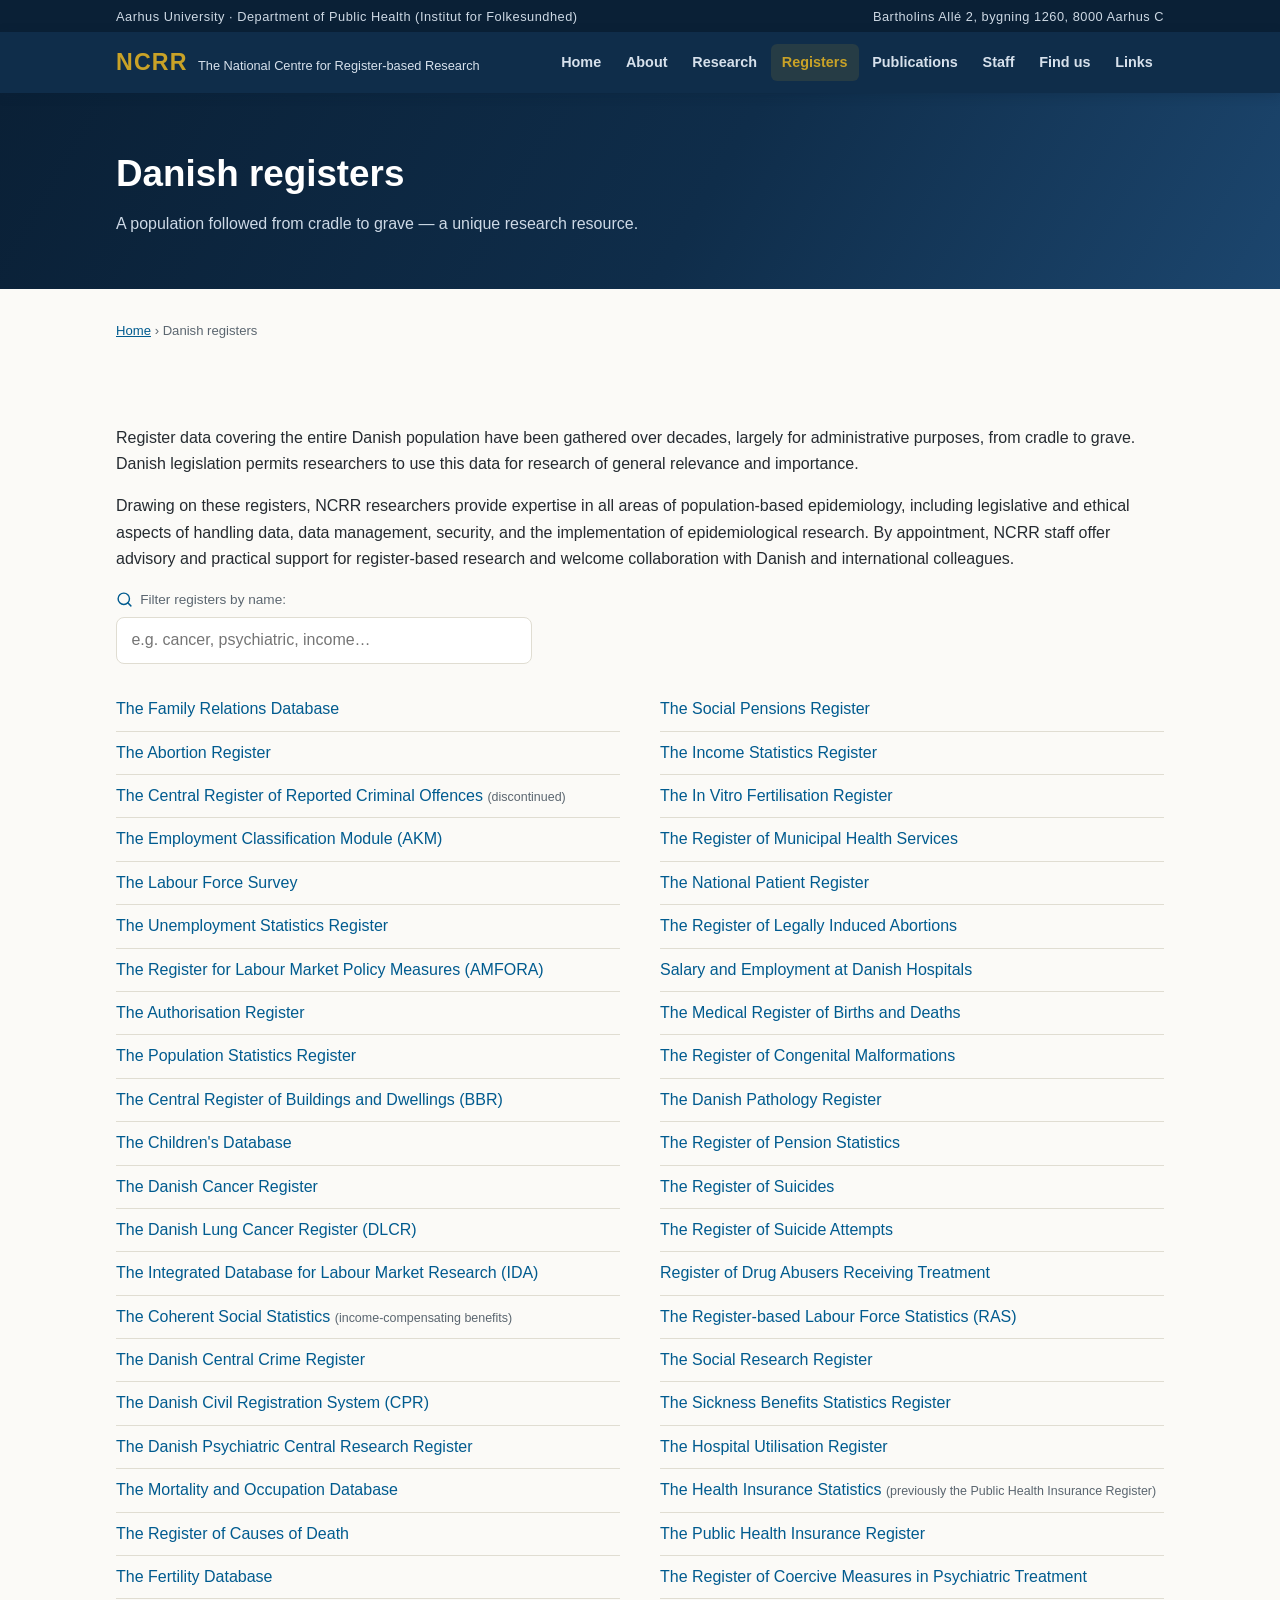
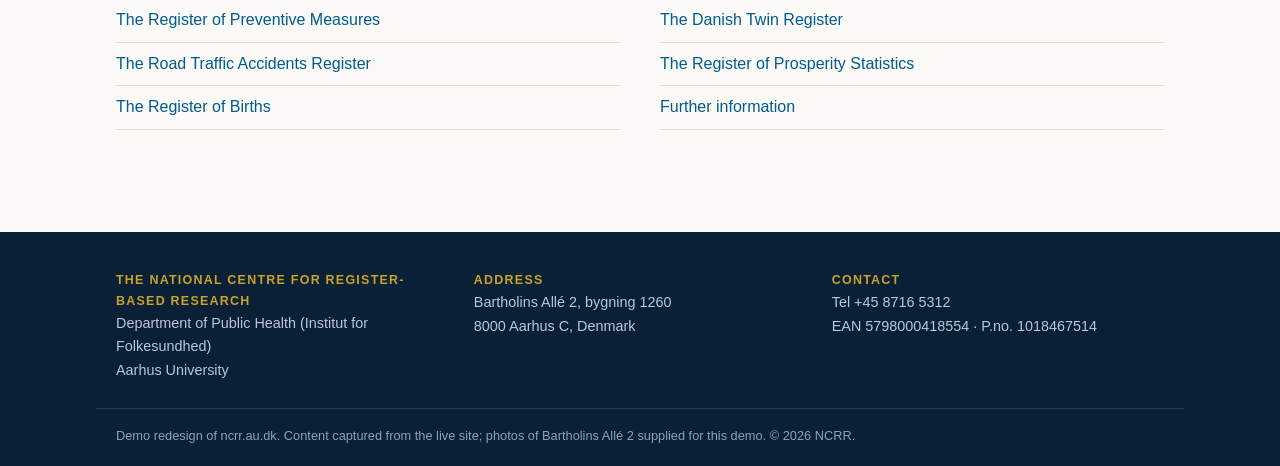
<file: registers.html>
<!DOCTYPE html>
<html lang="en">
<head>
  <meta charset="UTF-8">
  <meta name="viewport" content="width=device-width, initial-scale=1.0">
  <meta name="description" content="Danish registers used in register-based research — NCRR, Aarhus University.">
  <title>Danish registers — NCRR</title>
  <link rel="stylesheet" href="assets/css/style.css">
  <script src="assets/js/main.js" defer></script>
</head>
<body>

  <div class="top-bar">
    <div class="container">
      <span>Aarhus University &middot; Department of Public Health (Institut for Folkesundhed)</span>
      <span>Bartholins All&eacute; 2, bygning 1260, 8000 Aarhus C</span>
    </div>
  </div>

  <header class="site-header">
    <div class="container header-inner">
      <a class="brand" href="index.html">
        <span class="brand-mark">NCRR</span>
        <span class="brand-sub">The National Centre for Register-based Research</span>
      </a>
      <nav aria-label="Main">
        <ul class="nav-links">
          <li><a href="index.html">Home</a></li>
          <li><a href="about.html">About</a></li>
          <li><a href="research.html">Research</a></li>
          <li><a href="registers.html" aria-current="page">Registers</a></li>
          <li><a href="publications.html">Publications</a></li>
          <li><a href="staff.html">Staff</a></li>
          <li><a href="find-us.html">Find&nbsp;us</a></li>
          <li><a href="links.html">Links</a></li>
        </ul>
      </nav>
    </div>
  </header>

  <main>

    <div class="page-banner">
      <div class="container">
        <h1>Danish registers</h1>
        <p>A population followed from cradle to grave &mdash; a unique research resource.</p>
      </div>
    </div>

    <div class="container">
      <p class="breadcrumb"><a href="index.html">Home</a> &rsaquo; Danish registers</p>
    </div>

    <section class="section">
      <div class="container">
        <p>
          Register data covering the entire Danish population have been
          gathered over decades, largely for administrative purposes, from
          cradle to grave. Danish legislation permits researchers to use this
          data for research of general relevance and importance.
        </p>
        <p>
          Drawing on these registers, NCRR researchers provide expertise in all
          areas of population-based epidemiology, including legislative and
          ethical aspects of handling data, data management, security, and the
          implementation of epidemiological research. By appointment, NCRR
          staff offer advisory and practical support for register-based
          research and welcome collaboration with Danish and international
          colleagues.
        </p>

        <div class="filter-box">
          <label for="register-filter" class="filter-label filter-note"><svg class="icon"><use href="assets/img/icons.svg#search"/></svg>Filter registers by name:</label>
          <input type="search" id="register-filter" data-filter-target="#register-list" data-filter-note="#register-filter-note" placeholder="e.g. cancer, psychiatric, income&hellip;">
          <p class="filter-note" id="register-filter-note" aria-live="polite"></p>
        </div>

        <ul class="register-cols" id="register-list">
          <li class="register-item" data-filter-item><a href="https://ncrr.au.dk/danish-registers/the-family-relations-database" target="_blank" rel="noopener">The Family Relations Database</a></li>
          <li class="register-item" data-filter-item><a href="https://ncrr.au.dk/danish-registers/the-abortion-register" target="_blank" rel="noopener">The Abortion Register</a></li>
          <li class="register-item" data-filter-item><a href="https://ncrr.au.dk/danish-registers/the-central-register-of-reported-criminal-offences-discontinued" target="_blank" rel="noopener">The Central Register of Reported Criminal Offences</a> <span class="reg-note">(discontinued)</span></li>
          <li class="register-item" data-filter-item><a href="https://ncrr.au.dk/danish-registers/the-employment-classification-module-akm" target="_blank" rel="noopener">The Employment Classification Module (AKM)</a></li>
          <li class="register-item" data-filter-item><a href="https://ncrr.au.dk/danish-registers/the-labour-force-survey" target="_blank" rel="noopener">The Labour Force Survey</a></li>
          <li class="register-item" data-filter-item><a href="https://ncrr.au.dk/danish-registers/the-unemployment-statistics-register" target="_blank" rel="noopener">The Unemployment Statistics Register</a></li>
          <li class="register-item" data-filter-item><a href="https://ncrr.au.dk/danish-registers/the-register-for-labour-market-policy-measures-amfora" target="_blank" rel="noopener">The Register for Labour Market Policy Measures (AMFORA)</a></li>
          <li class="register-item" data-filter-item><a href="https://ncrr.au.dk/danish-registers/the-authorisation-register" target="_blank" rel="noopener">The Authorisation Register</a></li>
          <li class="register-item" data-filter-item><a href="https://ncrr.au.dk/danish-registers/the-population-statistics-register" target="_blank" rel="noopener">The Population Statistics Register</a></li>
          <li class="register-item" data-filter-item><a href="https://ncrr.au.dk/danish-registers/the-central-register-of-buildings-and-dwellings-bbr" target="_blank" rel="noopener">The Central Register of Buildings and Dwellings (BBR)</a></li>
          <li class="register-item" data-filter-item><a href="https://ncrr.au.dk/danish-registers/the-childrens-database" target="_blank" rel="noopener">The Children's Database</a></li>
          <li class="register-item" data-filter-item><a href="https://ncrr.au.dk/danish-registers/the-danish-cancer-register" target="_blank" rel="noopener">The Danish Cancer Register</a></li>
          <li class="register-item" data-filter-item><a href="https://ncrr.au.dk/danish-registers/the-danish-lung-cancer-register-dlcr" target="_blank" rel="noopener">The Danish Lung Cancer Register (DLCR)</a></li>
          <li class="register-item" data-filter-item><a href="https://ncrr.au.dk/danish-registers/the-integrated-database-for-labour-market-research-ida" target="_blank" rel="noopener">The Integrated Database for Labour Market Research (IDA)</a></li>
          <li class="register-item" data-filter-item><a href="https://ncrr.au.dk/danish-registers/the-coherent-social-statistics-statistics-regarding-income-compensating-benefits" target="_blank" rel="noopener">The Coherent Social Statistics</a> <span class="reg-note">(income-compensating benefits)</span></li>
          <li class="register-item" data-filter-item><a href="https://ncrr.au.dk/danish-registers/the-danish-central-crime-register" target="_blank" rel="noopener">The Danish Central Crime Register</a></li>
          <li class="register-item" data-filter-item><a href="https://ncrr.au.dk/danish-registers/the-danish-civil-registration-system-cpr" target="_blank" rel="noopener">The Danish Civil Registration System (CPR)</a></li>
          <li class="register-item" data-filter-item><a href="https://ncrr.au.dk/danish-registers/the-danish-psychiatric-central-research-register" target="_blank" rel="noopener">The Danish Psychiatric Central Research Register</a></li>
          <li class="register-item" data-filter-item><a href="https://ncrr.au.dk/danish-registers/the-mortality-and-occupation-database" target="_blank" rel="noopener">The Mortality and Occupation Database</a></li>
          <li class="register-item" data-filter-item><a href="https://ncrr.au.dk/danish-registers/the-register-of-causes-of-death" target="_blank" rel="noopener">The Register of Causes of Death</a></li>
          <li class="register-item" data-filter-item><a href="https://ncrr.au.dk/danish-registers/the-fertility-database" target="_blank" rel="noopener">The Fertility Database</a></li>
          <li class="register-item" data-filter-item><a href="https://ncrr.au.dk/danish-registers/the-register-of-preventive-measures" target="_blank" rel="noopener">The Register of Preventive Measures</a></li>
          <li class="register-item" data-filter-item><a href="https://ncrr.au.dk/danish-registers/the-road-traffic-accidents-register" target="_blank" rel="noopener">The Road Traffic Accidents Register</a></li>
          <li class="register-item" data-filter-item><a href="https://ncrr.au.dk/danish-registers/the-register-of-births" target="_blank" rel="noopener">The Register of Births</a></li>
          <li class="register-item" data-filter-item><a href="https://ncrr.au.dk/danish-registers/the-social-pensions-register" target="_blank" rel="noopener">The Social Pensions Register</a></li>
          <li class="register-item" data-filter-item><a href="https://ncrr.au.dk/danish-registers/the-income-statistics-register" target="_blank" rel="noopener">The Income Statistics Register</a></li>
          <li class="register-item" data-filter-item><a href="https://ncrr.au.dk/danish-registers/the-in-vitro-fertilisation-register" target="_blank" rel="noopener">The In Vitro Fertilisation Register</a></li>
          <li class="register-item" data-filter-item><a href="https://ncrr.au.dk/danish-registers/the-register-of-municipal-health-services" target="_blank" rel="noopener">The Register of Municipal Health Services</a></li>
          <li class="register-item" data-filter-item><a href="https://ncrr.au.dk/danish-registers/the-national-patient-register" target="_blank" rel="noopener">The National Patient Register</a></li>
          <li class="register-item" data-filter-item><a href="https://ncrr.au.dk/danish-registers/the-register-of-legally-induced-abortions" target="_blank" rel="noopener">The Register of Legally Induced Abortions</a></li>
          <li class="register-item" data-filter-item><a href="https://ncrr.au.dk/danish-registers/salary-and-employment-at-danish-hospitals" target="_blank" rel="noopener">Salary and Employment at Danish Hospitals</a></li>
          <li class="register-item" data-filter-item><a href="https://ncrr.au.dk/danish-registers/the-medical-register-of-births-and-deaths" target="_blank" rel="noopener">The Medical Register of Births and Deaths</a></li>
          <li class="register-item" data-filter-item><a href="https://ncrr.au.dk/danish-registers/the-register-of-congenital-malformations" target="_blank" rel="noopener">The Register of Congenital Malformations</a></li>
          <li class="register-item" data-filter-item><a href="https://ncrr.au.dk/danish-registers/the-danish-pathology-register" target="_blank" rel="noopener">The Danish Pathology Register</a></li>
          <li class="register-item" data-filter-item><a href="https://ncrr.au.dk/danish-registers/the-register-of-pension-statistics" target="_blank" rel="noopener">The Register of Pension Statistics</a></li>
          <li class="register-item" data-filter-item><a href="https://ncrr.au.dk/danish-registers/the-register-of-suicides" target="_blank" rel="noopener">The Register of Suicides</a></li>
          <li class="register-item" data-filter-item><a href="https://ncrr.au.dk/danish-registers/the-register-of-suicide-attempts" target="_blank" rel="noopener">The Register of Suicide Attempts</a></li>
          <li class="register-item" data-filter-item><a href="https://ncrr.au.dk/danish-registers/register-of-drug-abusers-receiving-treatment" target="_blank" rel="noopener">Register of Drug Abusers Receiving Treatment</a></li>
          <li class="register-item" data-filter-item><a href="https://ncrr.au.dk/danish-registers/the-register-based-labour-force-statistics-ras" target="_blank" rel="noopener">The Register-based Labour Force Statistics (RAS)</a></li>
          <li class="register-item" data-filter-item><a href="https://ncrr.au.dk/danish-registers/the-social-research-register" target="_blank" rel="noopener">The Social Research Register</a></li>
          <li class="register-item" data-filter-item><a href="https://ncrr.au.dk/danish-registers/the-sickness-benefits-statistics-register" target="_blank" rel="noopener">The Sickness Benefits Statistics Register</a></li>
          <li class="register-item" data-filter-item><a href="https://ncrr.au.dk/danish-registers/the-hospital-utilisation-register" target="_blank" rel="noopener">The Hospital Utilisation Register</a></li>
          <li class="register-item" data-filter-item><a href="https://ncrr.au.dk/danish-registers/the-health-insurance-statistics-previously-the-public-health-insurance-register" target="_blank" rel="noopener">The Health Insurance Statistics</a> <span class="reg-note">(previously the Public Health Insurance Register)</span></li>
          <li class="register-item" data-filter-item><a href="https://ncrr.au.dk/danish-registers/the-public-health-insurance-register" target="_blank" rel="noopener">The Public Health Insurance Register</a></li>
          <li class="register-item" data-filter-item><a href="https://ncrr.au.dk/danish-registers/the-register-of-coercive-measures-in-psychiatric-treatment" target="_blank" rel="noopener">The Register of Coercive Measures in Psychiatric Treatment</a></li>
          <li class="register-item" data-filter-item><a href="https://ncrr.au.dk/danish-registers/the-danish-twin-register" target="_blank" rel="noopener">The Danish Twin Register</a></li>
          <li class="register-item" data-filter-item><a href="https://ncrr.au.dk/danish-registers/the-register-of-prosperity-statistics" target="_blank" rel="noopener">The Register of Prosperity Statistics</a></li>
          <li class="register-item" data-filter-item><a href="https://ncrr.au.dk/danish-registers/further-information" target="_blank" rel="noopener">Further information</a></li>
        </ul>
      </div>
    </section>

  </main>

  <footer class="site-footer">
    <div class="container footer-grid">
      <div>
        <p class="footer-title">The National Centre for Register-based Research</p>
        <p>Department of Public Health (Institut for Folkesundhed)<br>Aarhus University</p>
      </div>
      <div>
        <p class="footer-title">Address</p>
        <p>Bartholins All&eacute; 2, bygning 1260<br>8000 Aarhus C, Denmark</p>
      </div>
      <div>
        <p class="footer-title">Contact</p>
        <p>Tel +45 8716 5312<br>EAN 5798000418554 &middot; P.no. 1018467514</p>
      </div>
    </div>
    <div class="container footer-bottom">
      <p>Demo redesign of ncrr.au.dk. Content captured from the live site; photos of Bartholins All&eacute; 2 supplied for this demo. &copy; <span id="year">2026</span> NCRR.</p>
    </div>
  </footer>

</body>
</html>
</file>
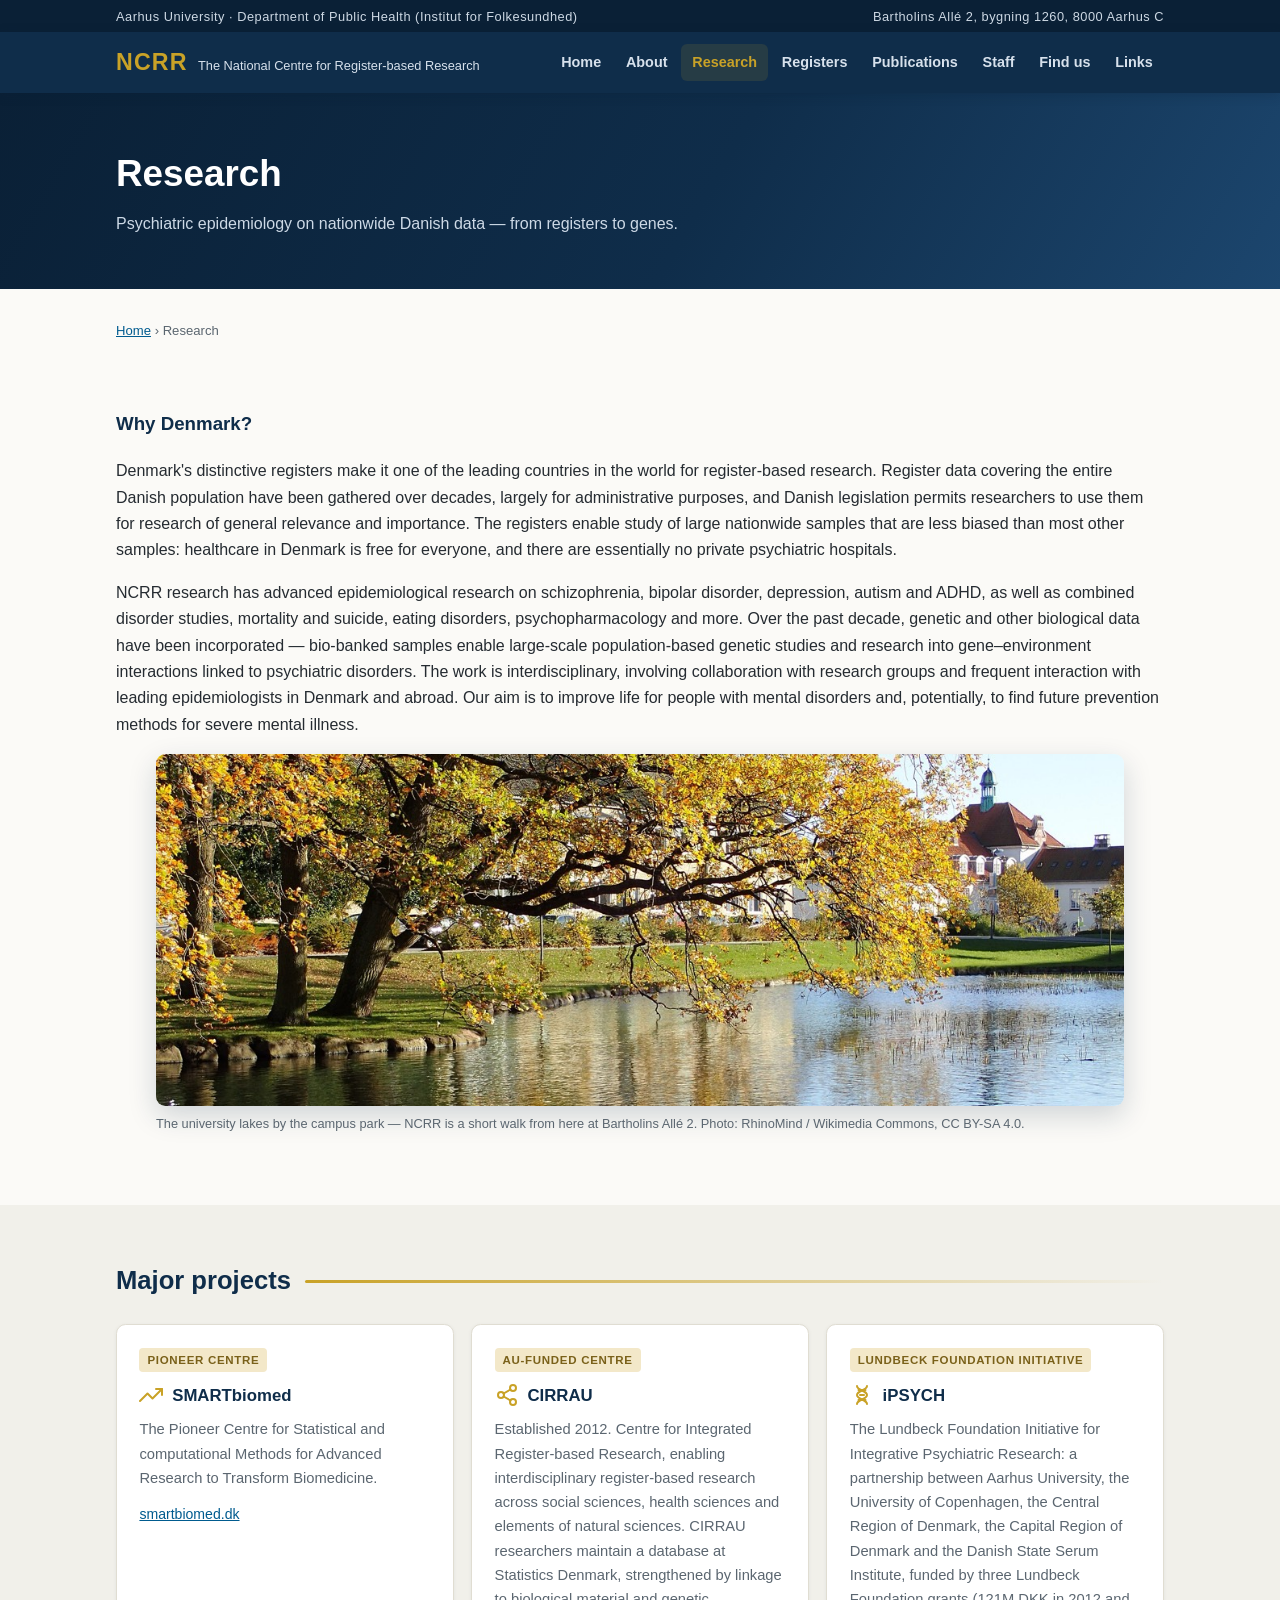
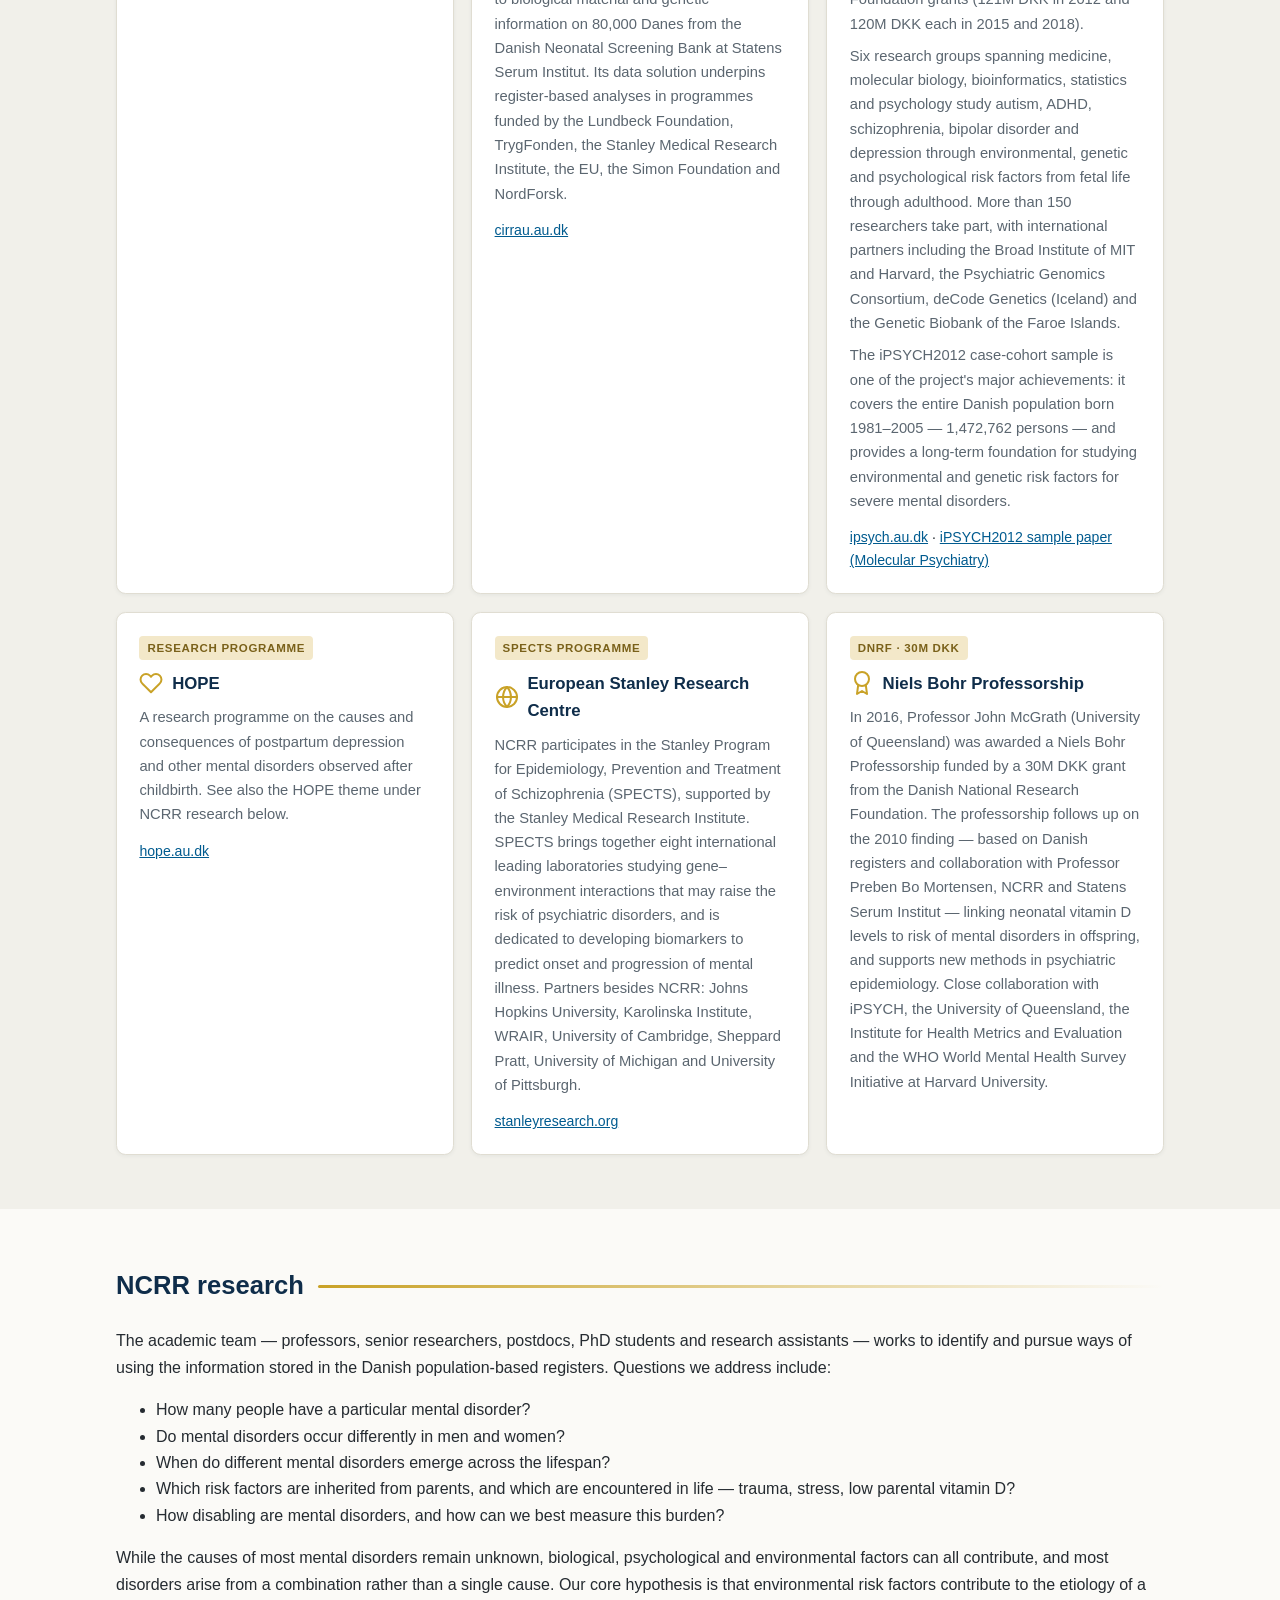
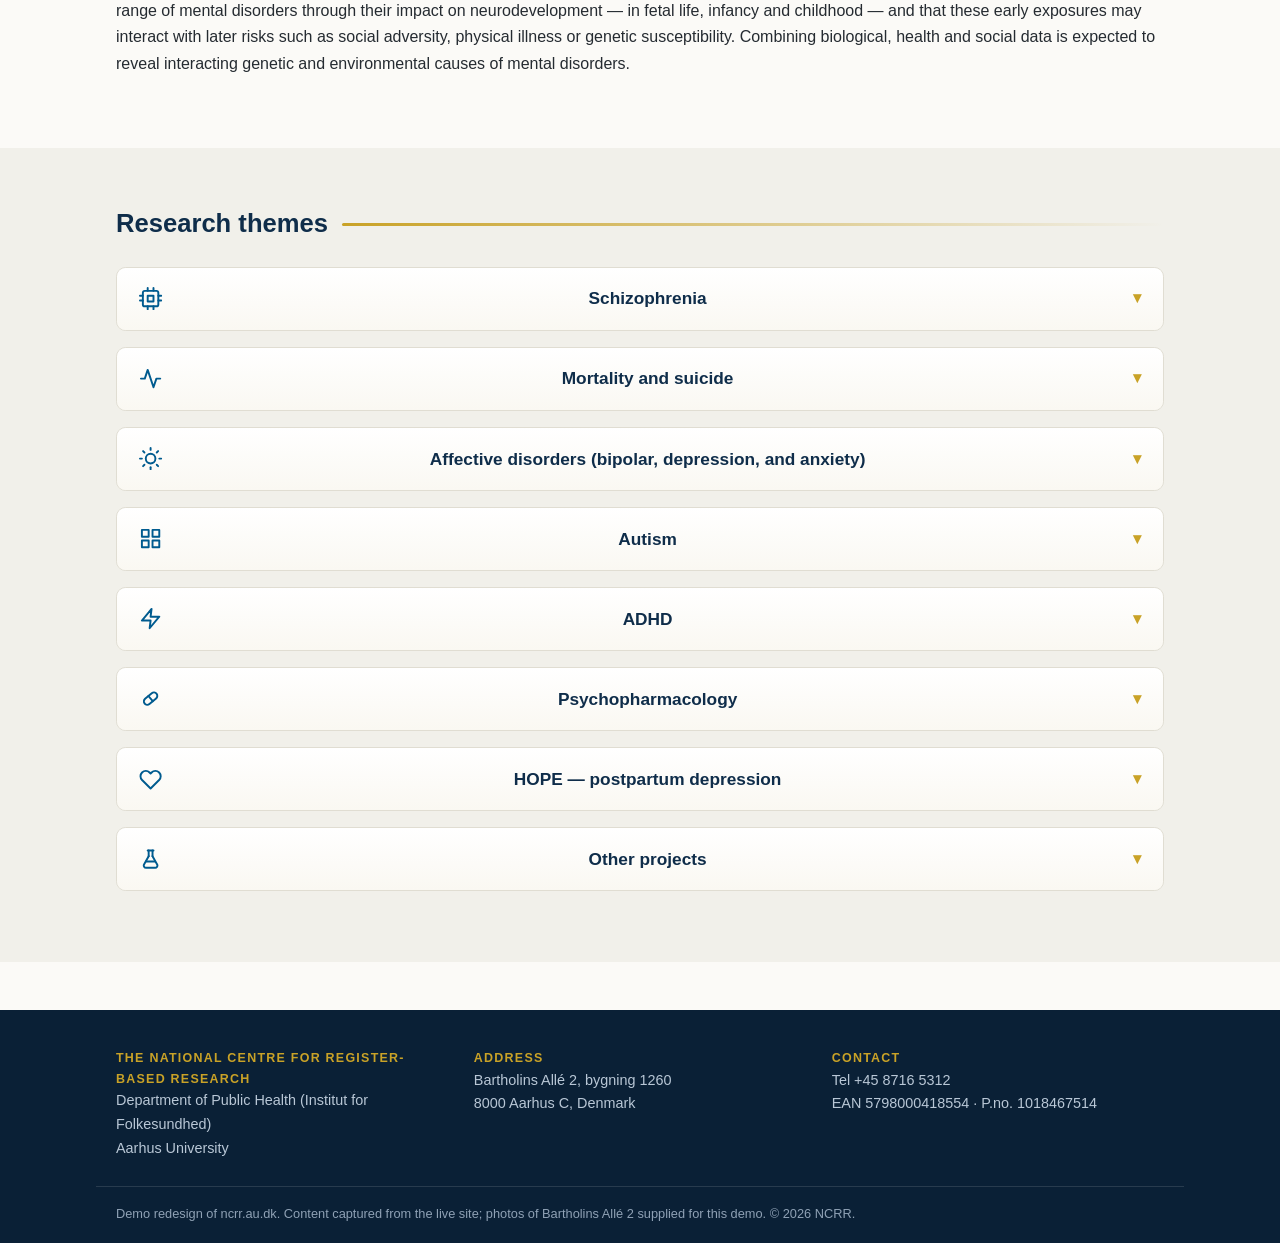
<file: research.html>
<!DOCTYPE html>
<html lang="en">
<head>
  <meta charset="UTF-8">
  <meta name="viewport" content="width=device-width, initial-scale=1.0">
  <meta name="description" content="Research at the National Centre for Register-based Research (NCRR): major projects and research themes.">
  <title>Research — NCRR</title>
  <link rel="stylesheet" href="assets/css/style.css">
  <script src="assets/js/main.js" defer></script>
</head>
<body>

  <div class="top-bar">
    <div class="container">
      <span>Aarhus University &middot; Department of Public Health (Institut for Folkesundhed)</span>
      <span>Bartholins All&eacute; 2, bygning 1260, 8000 Aarhus C</span>
    </div>
  </div>

  <header class="site-header">
    <div class="container header-inner">
      <a class="brand" href="index.html">
        <span class="brand-mark">NCRR</span>
        <span class="brand-sub">The National Centre for Register-based Research</span>
      </a>
      <nav aria-label="Main">
        <ul class="nav-links">
          <li><a href="index.html">Home</a></li>
          <li><a href="about.html">About</a></li>
          <li><a href="research.html" aria-current="page">Research</a></li>
          <li><a href="registers.html">Registers</a></li>
          <li><a href="publications.html">Publications</a></li>
          <li><a href="staff.html">Staff</a></li>
          <li><a href="find-us.html">Find&nbsp;us</a></li>
          <li><a href="links.html">Links</a></li>
        </ul>
      </nav>
    </div>
  </header>

  <main>

    <div class="page-banner">
      <div class="container">
        <h1>Research</h1>
        <p>Psychiatric epidemiology on nationwide Danish data &mdash; from registers to genes.</p>
      </div>
    </div>

    <div class="container">
      <p class="breadcrumb"><a href="index.html">Home</a> &rsaquo; Research</p>
    </div>

    <section class="section">
      <div class="container">
        <h3>Why Denmark?</h3>
        <p>
          Denmark's distinctive registers make it one of the leading countries
          in the world for register-based research. Register data covering the
          entire Danish population have been gathered over decades, largely for
          administrative purposes, and Danish legislation permits researchers
          to use them for research of general relevance and importance. The
          registers enable study of large nationwide samples that are less
          biased than most other samples: healthcare in Denmark is free for
          everyone, and there are essentially no private psychiatric hospitals.
        </p>
        <p>
          NCRR research has advanced epidemiological research on schizophrenia,
          bipolar disorder, depression, autism and ADHD, as well as combined
          disorder studies, mortality and suicide, eating disorders,
          psychopharmacology and more. Over the past decade, genetic and other
          biological data have been incorporated &mdash; bio-banked samples enable
          large-scale population-based genetic studies and research into
          gene&ndash;environment interactions linked to psychiatric disorders. The
          work is interdisciplinary, involving collaboration with research
          groups and frequent interaction with leading epidemiologists in
          Denmark and abroad. Our aim is to improve life for people with mental
          disorders and, potentially, to find future prevention methods for
          severe mental illness.
        </p>

        <figure>
          <img src="assets/img/campus-lakes.jpg" alt="The university lakes by the Aarhus University park campus in autumn" loading="lazy" style="width:100%;height:22rem;object-fit:cover;border-radius:0.6rem;box-shadow:0 10px 28px rgba(15,45,74,0.18);">
          <figcaption>The university lakes by the campus park &mdash; NCRR is a short walk from here at Bartholins All&eacute; 2. Photo: RhinoMind / Wikimedia Commons, CC&nbsp;BY-SA&nbsp;4.0.</figcaption>
        </figure>
      </div>
    </section>

    <section class="section alt">
      <div class="container">
        <div class="section-head">
          <h2>Major projects</h2>
          <span class="rule"></span>
        </div>

        <div class="card-grid">

          <div class="card" id="smartbiomed">
            <span class="tag">Pioneer Centre</span>
            <div class="card-head"><svg class="icon"><use href="assets/img/icons.svg#trending-up"/></svg><h3>SMARTbiomed</h3></div>
            <p>The Pioneer Centre for Statistical and computational Methods for Advanced Research to Transform Biomedicine.</p>
            <div class="card-links"><a href="https://smartbiomed.dk/" target="_blank" rel="noopener">smartbiomed.dk</a></div>
          </div>

          <div class="card" id="cirrau">
            <span class="tag">AU-funded centre</span>
            <div class="card-head"><svg class="icon"><use href="assets/img/icons.svg#share-2"/></svg><h3>CIRRAU</h3></div>
            <p>Established 2012. Centre for Integrated Register-based Research, enabling interdisciplinary register-based research across social sciences, health sciences and elements of natural sciences. CIRRAU researchers maintain a database at Statistics Denmark, strengthened by linkage to biological material and genetic information on 80,000 Danes from the Danish Neonatal Screening Bank at Statens Serum Institut. Its data solution underpins register-based analyses in programmes funded by the Lundbeck Foundation, TrygFonden, the Stanley Medical Research Institute, the EU, the Simon Foundation and NordForsk.</p>
            <div class="card-links"><a href="https://www.cirrau.au.dk/" target="_blank" rel="noopener">cirrau.au.dk</a></div>
          </div>

          <div class="card" id="ipsych">
            <span class="tag">Lundbeck Foundation initiative</span>
            <div class="card-head"><svg class="icon"><use href="assets/img/icons.svg#dna"/></svg><h3>iPSYCH</h3></div>
            <p>The Lundbeck Foundation Initiative for Integrative Psychiatric Research: a partnership between Aarhus University, the University of Copenhagen, the Central Region of Denmark, the Capital Region of Denmark and the Danish State Serum Institute, funded by three Lundbeck Foundation grants (121M DKK in 2012 and 120M DKK each in 2015 and 2018).</p>
            <p>Six research groups spanning medicine, molecular biology, bioinformatics, statistics and psychology study autism, ADHD, schizophrenia, bipolar disorder and depression through environmental, genetic and psychological risk factors from fetal life through adulthood. More than 150 researchers take part, with international partners including the Broad Institute of MIT and Harvard, the Psychiatric Genomics Consortium, deCode Genetics (Iceland) and the Genetic Biobank of the Faroe Islands.</p>
            <p>The iPSYCH2012 case-cohort sample is one of the project's major achievements: it covers the entire Danish population born 1981&ndash;2005 &mdash; 1,472,762 persons &mdash; and provides a long-term foundation for studying environmental and genetic risk factors for severe mental disorders.</p>
            <div class="card-links">
              <a href="https://www.ipsych.au.dk/" target="_blank" rel="noopener">ipsych.au.dk</a> &middot;
              <a href="https://www.nature.com/articles/mp2017196" target="_blank" rel="noopener">iPSYCH2012 sample paper (Molecular Psychiatry)</a>
            </div>
          </div>

          <div class="card" id="hope">
            <span class="tag">Research programme</span>
            <div class="card-head"><svg class="icon"><use href="assets/img/icons.svg#heart"/></svg><h3>HOPE</h3></div>
            <p>A research programme on the causes and consequences of postpartum depression and other mental disorders observed after childbirth. See also the HOPE theme under NCRR research below.</p>
            <div class="card-links"><a href="https://hope.au.dk/" target="_blank" rel="noopener">hope.au.dk</a></div>
          </div>

          <div class="card" id="stanley">
            <span class="tag">SPECTS programme</span>
            <div class="card-head"><svg class="icon"><use href="assets/img/icons.svg#globe"/></svg><h3>European Stanley Research Centre</h3></div>
            <p>NCRR participates in the Stanley Program for Epidemiology, Prevention and Treatment of Schizophrenia (SPECTS), supported by the Stanley Medical Research Institute. SPECTS brings together eight international leading laboratories studying gene&ndash;environment interactions that may raise the risk of psychiatric disorders, and is dedicated to developing biomarkers to predict onset and progression of mental illness. Partners besides NCRR: Johns Hopkins University, Karolinska Institute, WRAIR, University of Cambridge, Sheppard Pratt, University of Michigan and University of Pittsburgh.</p>
            <div class="card-links"><a href="http://www.stanleyresearch.org/" target="_blank" rel="noopener">stanleyresearch.org</a></div>
          </div>

          <div class="card" id="niels-bohr">
            <span class="tag">DNRF &middot; 30M DKK</span>
            <div class="card-head"><svg class="icon"><use href="assets/img/icons.svg#award"/></svg><h3>Niels Bohr Professorship</h3></div>
            <p>In 2016, Professor John McGrath (University of Queensland) was awarded a Niels Bohr Professorship funded by a 30M DKK grant from the Danish National Research Foundation. The professorship follows up on the 2010 finding &mdash; based on Danish registers and collaboration with Professor Preben Bo Mortensen, NCRR and Statens Serum Institut &mdash; linking neonatal vitamin D levels to risk of mental disorders in offspring, and supports new methods in psychiatric epidemiology. Close collaboration with iPSYCH, the University of Queensland, the Institute for Health Metrics and Evaluation and the WHO World Mental Health Survey Initiative at Harvard University.</p>
          </div>

        </div>
      </div>
    </section>

    <section class="section">
      <div class="container">
        <div class="section-head">
          <h2>NCRR research</h2>
          <span class="rule"></span>
        </div>
        <p>
          The academic team &mdash; professors, senior researchers, postdocs, PhD
          students and research assistants &mdash; works to identify and pursue ways
          of using the information stored in the Danish population-based
          registers. Questions we address include:
        </p>
        <ul>
          <li>How many people have a particular mental disorder?</li>
          <li>Do mental disorders occur differently in men and women?</li>
          <li>When do different mental disorders emerge across the lifespan?</li>
          <li>Which risk factors are inherited from parents, and which are encountered in life &mdash; trauma, stress, low parental vitamin D?</li>
          <li>How disabling are mental disorders, and how can we best measure this burden?</li>
        </ul>
        <p>
          While the causes of most mental disorders remain unknown, biological,
          psychological and environmental factors can all contribute, and most
          disorders arise from a combination rather than a single cause. Our
          core hypothesis is that environmental risk factors contribute to the
          etiology of a range of mental disorders through their impact on
          neurodevelopment &mdash; in fetal life, infancy and childhood &mdash; and that
          these early exposures may interact with later risks such as social
          adversity, physical illness or genetic susceptibility. Combining
          biological, health and social data is expected to reveal interacting
          genetic and environmental causes of mental disorders.
        </p>
      </div>
    </section>

    <section class="section alt">
      <div class="container">
        <div class="section-head">
          <h2>Research themes</h2>
          <span class="rule"></span>
        </div>

        <details class="theme">
          <summary><svg class="theme-icon"><use href="assets/img/icons.svg#cpu"/></svg>Schizophrenia <span class="chev">&#9662;</span></summary>
          <div class="theme-body">
            <p>
              Schizophrenia is a poorly understood mental illness that impacts
              perception and cognition and affects roughly one in 100 people,
              causing substantial disability, suffering and major societal
              economic costs. Danish registers have enabled NCRR researchers to
              document risk factors including psychiatric family history, urban
              birth, paternal age, lifetime risk, infections, socioeconomic
              adversity and neonatal vitamin D deficiency; outcomes studied
              include treatment-resistant schizophrenia, suicide, excess
              mortality and pharmacological treatment. Through iPSYCH and
              international collaboration we have identified genetic variants
              that may raise schizophrenia risk, illuminating the biological
              processes involved in the development of schizophrenia and other
              mental disorders.
            </p>
            <h4>Current research questions</h4>
            <ul>
              <li>Do neonatal vitamin D levels linked to schizophrenia risk also connect to other mental illnesses?</li>
              <li>What genetic architecture increases schizophrenia risk?</li>
              <li>How does schizophrenia relate to risks of physical illnesses (obesity, diabetes, infections)?</li>
              <li>Can genes be identified that predict schizophrenia risk or a chronic course?</li>
              <li>What genetic overlap exists with affective disorders, autism and ADHD?</li>
            </ul>
            <h4>Selected publications</h4>
            <ul class="ref-list">
              <li>Wimberley T et al. (2016). Predictors of treatment resistance in schizophrenia. <em>Lancet Psychiatry</em>. <a href="http://dx.doi.org/10.1016/S2215-0366(15)00575-1">doi</a></li>
              <li>Agerbo E et al. (2015). Polygenic risk score, parental SES, family history and schizophrenia risk. <em>JAMA Psychiatry</em>. <a href="https://doi.org/10.1001/jamapsychiatry.2015.0346">doi</a></li>
              <li>McGrath JJ et al. (2014). Parental age and psychiatric disorders. <em>JAMA Psychiatry</em>. <a href="https://doi.org/10.1001/jamapsychiatry.2013.4081">doi</a></li>
              <li>Petersen L et al. (2011). Paternal age at first child's birth and schizophrenia risk. <em>Am J Psychiatry</em>.</li>
              <li>McGrath J et al. (2010). Neonatal vitamin D status and schizophrenia. <em>Arch Gen Psychiatry</em>. <a href="https://doi.org/10.1001/archgenpsychiatry.2010.110">doi</a></li>
              <li>Dean K et al. (2010). Psychiatric outcomes in offspring with parental mental disorder history. <em>Arch Gen Psychiatry</em>. <a href="https://doi.org/10.1001/archgenpsychiatry.2010.86">doi</a></li>
              <li>Pedersen CB &amp; Mortensen PB (2006). Family factors and urban&ndash;rural schizophrenia risk differences. <em>Epidemiologia E Psichiatria Sociale</em>.</li>
              <li>Pedersen CB (2006). Urban&ndash;rural differences across 5 million Danes born 1910&ndash;1986. <em>Psychol Med</em>. <a href="https://doi.org/10.1017/S003329170500663X">doi</a></li>
              <li>Mortensen PB et al. (1999). Family history, place and season of birth and schizophrenia risk. <em>N Engl J Med</em>. <a href="https://doi.org/10.1056/NEJM199902253400803">doi</a></li>
            </ul>
          </div>
        </details>

        <details class="theme">
          <summary><svg class="theme-icon"><use href="assets/img/icons.svg#activity"/></svg>Mortality and suicide <span class="chev">&#9662;</span></summary>
          <div class="theme-body">
            <p>
              People with severe mental disorders such as schizophrenia and
              bipolar disorder die 15&ndash;20 years earlier than the general
              population. Four factors explain this: suboptimal health-related
              behaviour, adverse medication effects, elevated suicide risk, and
              high somatic and mental comorbidity combined with insufficient
              treatment. Although excess mortality from accidents and suicide
              is well known, the primary explanation for early death is
              physical illness treated poorly or too late. Danish register
              access lets us track decades of data to study excess mortality
              and propose causes &mdash; for example, NCRR studies show that people
              with mental disorders are less likely to receive heart disease
              treatment or cardiovascular medication despite greater
              vulnerability. Recently we have expanded into large-scale
              population-based genetic studies and gene&ndash;environment
              interaction research, and &mdash; through the Niels Bohr professorship
              with Professor John McGrath &mdash; into the Global Burden of Disease
              project and the WHO World Mental Health Survey Initiative.
            </p>
            <h4>Current research questions</h4>
            <ul>
              <li>How do genes affect the high mortality rate among people with schizophrenia?</li>
              <li>Do genes that increase risk of schizophrenia also increase risk of early death?</li>
              <li>How does air pollution affect mortality?</li>
              <li>How does the presence of multiple mental illnesses affect mortality?</li>
              <li>Which causes of death explain excess mortality &mdash; suicide, cardiovascular disease, cancer?</li>
            </ul>
            <h4>Selected publications</h4>
            <ul class="ref-list">
              <li>Erlangsen A et al. (2017). Cause-specific life-years lost in people with mental disorders. <em>Lancet Psychiatry</em>. <a href="https://doi.org/10.1016/S2215-0366(17)30429-7">doi</a></li>
              <li>Laursen TM et al. (2017). Mortality and self-harm in association with clozapine in treatment-resistant schizophrenia. <em>Am J Psychiatry</em>. <a href="https://doi.org/10.1176/appi.ajp.2017.16091097">doi</a></li>
              <li>Liu NH et al. (2017). Excess mortality in persons with severe mental disorders: a multilevel intervention framework. <em>World Psychiatry</em>. <a href="https://dx.doi.org/10.1002%2Fwps.20384">doi</a></li>
              <li>Laursen TM et al. (2016). Polygenic risk score for schizophrenia with mortality and suicidal behaviour. <em>Schizophr Res</em>. <a href="http://dx.doi.org/10.1016/j.euroneuro.2016.09.578">doi</a></li>
              <li>Ribe AR et al. (2016). Ten-year mortality after breast cancer diagnosis in women with severe mental illness. <em>PLoS One</em>. <a href="https://doi.org/10.1371/journal.pone.0158013">doi</a></li>
              <li>Laursen TM et al. (2016). Mortality and life expectancy in persons with severe unipolar depression. <em>J Affect Disord</em>. <a href="https://doi.org/10.1016/j.jad.2015.12.067">doi</a></li>
              <li>Dalsgaard S et al. (2015). Mortality in children, adolescents and adults with ADHD. <em>The Lancet</em>. <a href="http://dx.doi.org/10.1016/S0140-6736(14)61684-6">doi</a></li>
              <li>Laursen TM et al. (2014). Excess early mortality in schizophrenia. <em>Annu Rev Clin Psychol</em>. <a href="https://doi.org/10.1146/annurev-clinpsy-032813-153657">doi</a></li>
              <li>Nordentoft M et al. (2011). Absolute risk of suicide after first hospital contact in mental disorder. <em>Arch Gen Psychiatry</em>. <a href="https://doi.org/10.1001/archgenpsychiatry.2011.113">doi</a></li>
              <li>Laursen TM et al. (2011). Life expectancy among persons with schizophrenia or bipolar affective disorders. <em>Schizophr Res</em>.</li>
            </ul>
          </div>
        </details>

        <details class="theme">
          <summary><svg class="theme-icon"><use href="assets/img/icons.svg#sun"/></svg>Affective disorders (bipolar, depression, and anxiety) <span class="chev">&#9662;</span></summary>
          <div class="theme-body">
            <p>
              Affective disorders &mdash; mainly depression, bipolar disorder and
              anxiety disorder &mdash; involve abnormalities of emotional state and
              carry consequences such as functional impairment, disability, lost
              work productivity and increased need of health services. The
              Danish registers are a remarkable epidemiological resource here:
              longitudinal data on the entire population covering psychiatric
              and other medical diagnoses, demographics, income and labour
              market affiliation allow investigation of questions difficult or
              impossible in other samples, such as determinants of rare
              outcomes in bipolar disorder and long-term causes and outcomes of
              depression. One recent study showed that patients with the same
              severe depression diagnosis receive treatment of very different
              duration in the Danish psychiatric system; another, covering
              roughly one million Danish children, found that maternal
              antidepressant use during pregnancy increases the risk of
              offspring later being diagnosed with psychiatric illness.
              Current research explores how genetic risk and early adverse
              life events interact, to improve prediction, prevention and
              treatment.
            </p>
            <h4>Current research questions</h4>
            <ul>
              <li>To which extent does genetic risk affect the onset, course and outcome of affective disorders within the Danish population?</li>
              <li>How do early adverse life events interact with genetic risks associated with affective disorders?</li>
              <li>Do genes associated with increased risk of schizophrenia also predispose to affective disorders such as depression?</li>
            </ul>
            <h4>Selected publications</h4>
            <ul class="ref-list">
              <li>Liu X et al. (2017). Antidepressant use in pregnancy and offspring psychiatric disorders. <em>BMJ</em>. <a href="https://doi.org/10.1136/bmj.j3668">doi</a></li>
              <li>Liu X et al. (2017). Postpartum depression/anxiety and bipolar disorder risk. <em>J Clin Psychiatry</em>. <a href="https://doi.org/10.4088/JCP.16m10970">doi</a></li>
              <li>Musliner KL et al. (2017). Vascular pathology and late-life depression. <em>Am J Geriatr Psychiatry</em>. <a href="https://doi.org/10.1016/j.jagp.2017.07.006">doi</a></li>
              <li>Musliner KL et al. (2017). Progression from unipolar depression to schizophrenia. <em>Acta Psychiatr Scand</em>. <a href="http://dx.doi.org/10.1111%2Facps.12663">doi</a></li>
              <li>Musliner KL et al. (2016). Heterogeneity in 10-year depression course trajectories. <em>JAMA Psychiatry</em>. <a href="http://dx.doi.org/10.1001/jamapsychiatry.2015.3365">doi</a></li>
              <li>Dahl SK et al. (2016). Early adversity and severe unipolar depression (n=978,647). <em>J Affect Disord</em>. <a href="http://dx.doi.org/10.1016/j.jad.2017.03.014">doi</a></li>
              <li>Bergink V et al. (2016). Childhood adversity, parental psychopathology and bipolar disorder. <em>Transl Psychiatry</em>. <a href="https://doi.org/10.1038/tp.2016.201">doi</a></li>
              <li>Musliner K et al. (2015). Parental psychiatric history and unipolar depression. <em>Psychol Med</em>. <a href="https://doi.org/10.1017%2FS0033291715000744">doi</a></li>
              <li>Mortensen PB et al. (2011). Neonatal antibodies to infectious agents and bipolar risk. <em>Bipolar Disord</em>. <a href="http://dx.doi.org/10.1111/j.1399-5618.2011.00962.x">doi</a></li>
            </ul>
          </div>
        </details>

        <details class="theme">
          <summary><svg class="theme-icon"><use href="assets/img/icons.svg#grid"/></svg>Autism <span class="chev">&#9662;</span></summary>
          <div class="theme-body">
            <p>
              Autism spectrum disorder (ASD) is a neurodevelopmental disorder
              characterized by deficits in social communication and restricted,
              repetitive behaviour. Symptoms emerge in the first years of life;
              although treatment can improve functioning, ASD is generally
              lifelong, can be very disabling and carries major economic
              costs. ASD affects 1&ndash;2% of children, yet remains rare compared
              with chronic conditions like asthma or obesity &mdash; large
              population-based studies with complete pregnancy and early-life
              data are needed to pinpoint risk factors. NCRR's data resources
              support studies of family and pregnancy risk factors (parental
              age, occupational exposures during pregnancy, obstetric and
              newborn complications, family medical history, urbanicity), time
              trends in incidence, antidepressant use in pregnancy, and family
              history of related disorders. NCRR houses what we believe is the
              largest assembly of genetic, biological and longitudinal data on
              persons with ASD in the world.
            </p>
            <h4>Current research questions</h4>
            <ul>
              <li>How do genes influence ASD risk from exposures like traffic-related air pollution &mdash; and do ASD and ADHD show the same or different patterns?</li>
              <li>Do pregnancy environmental factors that alter gene expression affect ASD risk?</li>
              <li>How do genes interact with maternal smoking or diabetes?</li>
              <li>What genetic overlap exists between ASD, schizophrenia and ADHD, and which biologic pathways are shared?</li>
            </ul>
            <h4>Selected publications</h4>
            <ul class="ref-list">
              <li>Singer AB et al. (2017). Parental occupational asthmagens and ASD. <a href="https://doi.org/10.1186/s12940-017-0230-8">doi</a></li>
              <li>St Pourcain B et al. (2017). ASD/schizophrenia genetic overlap. <em>Mol Psychiatry</em>.</li>
              <li>Robinson EB et al. (2016). Genetic risk and neuropsychiatric variation. <em>Nat Genet</em>.</li>
              <li>Schendel DE et al. (2016). Psychiatric and neurologic comorbidity and mortality. <em>JAMA Pediatrics</em>.</li>
              <li>Christensen J et al. (2016). Epilepsy and autism in full- and half-siblings. <em>Epilepsia</em>.</li>
              <li>Sandin S et al. (2015). Parental age and autism risk. <em>Mol Psychiatry</em>.</li>
              <li>Hansen SN, Schendel DE, Parner ET (2015). Prevalence increases and reporting practices. <em>JAMA Pediatrics</em>.</li>
              <li>Atladottir HO et al. (2014). Rising childhood psychiatric diagnoses. <em>Eur Child Adolesc Psychiatry</em>.</li>
              <li>Christensen J et al. (2013). Prenatal valproate exposure and ASD. <em>JAMA Pediatrics</em>.</li>
              <li>Gr&oslash;nborg TK et al. (2013). ASD recurrence in Danish families. <em>JAMA Pediatrics</em>.</li>
            </ul>
          </div>
        </details>

        <details class="theme">
          <summary><svg class="theme-icon"><use href="assets/img/icons.svg#zap"/></svg>ADHD <span class="chev">&#9662;</span></summary>
          <div class="theme-body">
            <p>
              Attention-deficit/hyperactivity disorder is a highly prevalent
              neurodevelopmental disorder and the most common mental disorder
              in children, bringing severe impairments across the lifespan and
              many adverse outcomes. Danish registers permit long prospective
              follow-up of the entire population with no attrition &mdash; critical
              for ADHD, where follow-up studies typically suffer high dropout;
              register studies can retain 100% of a sample even after 30
              years. NCRR researchers were the first to show that ADHD is
              linked to increased risk of premature death, and later work
              found elevated risk of other mental disorders (substance use,
              affective disorders, psychosis) and, in children, injuries,
              emergency ward visits, teenage parenthood and adult criminality.
              We pioneered large female ADHD samples, illuminating sex
              differences. A meta-analysis of 20 twin studies estimated ADHD
              heritability at 75%, and NCRR contributed to identifying SNPs in
              12 loci genome-wide significantly associated with ADHD, enabling
              direct measurement of genetic liability via a polygenic risk
              score.
            </p>
            <h4>Current research questions</h4>
            <ul>
              <li>Does exposure to air pollutants early in life increase the risk of ADHD?</li>
              <li>Are xenobiotic and geogenic substances in drinking water risk factors for ADHD?</li>
              <li>How do genetics and air- and drinking-water-borne substances interact in the etiology of ADHD?</li>
              <li>How well do genetics and adversities in parent&ndash;child interactions predict adult adverse health outcomes of childhood ADHD?</li>
            </ul>
            <h4>Selected publications</h4>
            <ul class="ref-list">
              <li>Gundel LK et al. (2017). Childhood mental disorders and later depression (nationwide cohort). <em>J Affect Disord</em>. <a href="https://doi.org/10.1016/j.jad.2017.10.023">doi</a></li>
              <li>Liang H et al. (2017). In utero exposure to beta-2-adrenergic receptor agonist and ADHD. <em>Eur Child Adolesc Psychiatry</em>. <a href="https://doi.org/10.1007/s00787-017-0956-4">doi</a></li>
              <li>Demontis D et al. (2017). Discovery of the first genome-wide significant risk loci for ADHD. <em>bioRxiv</em>. <a href="https://doi.org/10.1101/145581">doi</a></li>
              <li>Nielsen PR et al. (2016). Associations between autoimmune diseases and ADHD: a nationwide study. <em>J Am Acad Child Adolesc Psychiatry</em>. <a href="https://doi.org/10.1016/j.jaac.2016.12.010">doi</a></li>
              <li>Riglin L et al. (2016). Genetic risk variants and ADHD trajectories in the general population. <em>JAMA Psychiatry</em>. <a href="https://doi.org/10.1001/jamapsych">doi</a></li>
            </ul>
          </div>
        </details>

        <details class="theme">
          <summary><svg class="theme-icon"><use href="assets/img/icons.svg#pill"/></svg>Psychopharmacology <span class="chev">&#9662;</span></summary>
          <div class="theme-body">
            <p>
              Patients with mental disorders are often treated with
              psychotropic drugs. This field examines the impact of different
              drugs on patients with mental disorders &mdash; how compounds alter
              behaviour through thought patterns and emotions, and potential
              long-term physical effects. Detecting rare events requires large
              datasets, so NCRR uses Danish register data to study treatment
              courses and outcomes; the EU-funded projects CRESTAR and PROTECT
              let researchers work relatively independently of drug-company
              funding. In CRESTAR (ended 31 October 2015), researchers analysed
              samples from more than 11,000 patients with treatment-resistant
              schizophrenia plus nearly 25,000 controls, identifying 10 genetic
              loci linked to treatment resistance and clozapine failure.
              PROTECT compares and develops pharmacoepidemiological methods to
              quantify and communicate treatment risks and benefits, with NCRR
              leading in combining register, genetic and other biological
              data. Other areas include anti-depressive treatment response,
              sickness absence among antidepressant users, and pharmacological
              treatment of dementia patients.
            </p>
            <h4>Current research questions</h4>
            <ul>
              <li>How does clozapine treatment affect mortality and self-harm in individuals with treatment-resistant schizophrenia?</li>
              <li>What is the prevalence of drug prescriptions for high-risk pregnancies among Danish women with a psychiatric history, compared with Danish women generally?</li>
            </ul>
            <h4>Selected publications</h4>
            <ul class="ref-list">
              <li>Horsdal HT et al. (2017). Global functioning at first schizophrenia diagnosis and treatment resistance. <em>Early Interv Psychiatry</em>. <a href="https://doi.org/10.1111/eip.12522">doi</a></li>
              <li>Ingstrup KG et al. (2017). Prescription drug use in pregnancy and prior psychiatric history. <em>Pharmacoepidemiol Drug Saf</em>. <a href="https://doi.org/10.1002/pds.4355">doi</a></li>
              <li>Wimberley T et al. (2017). Polygenic risk score for schizophrenia and treatment-resistant schizophrenia. <em>Schizophr Bull</em>. <a href="https://doi.org/10.1093/schbul/sbx007">doi</a></li>
              <li>Horsdal HT et al. (2017). C-reactive protein levels and treatment resistance in schizophrenia. <em>Hum Psychopharmacol</em>. <a href="https://doi.org/10.1002/hup.2632">doi</a></li>
              <li>Bj&oslash;rklund LB et al. (2017). Psychopharmacological treatment of psychotic versus non-psychotic bipolar disorder. <em>Bipolar Disord</em>. <a href="https://doi.org/10.1111/bdi.12504">doi</a></li>
              <li>Wimberley T et al. (2016). Predictors of treatment resistance in schizophrenia. <em>Lancet Psychiatry</em>. <a href="https://doi.org/10.1016/S2215-0366(15)00575-1">doi</a></li>
              <li>K&ouml;hler KO et al. (2016). Concomitant treatment with SSRIs and statins. <em>Am J Psychiatry</em>. <a href="https://doi.org/10.1176/appi.ajp.2016.15040463">doi</a></li>
              <li>Dalsgaard S et al. (2015). Effect of drugs on the risk of injuries in children with ADHD. <em>Lancet Psychiatry</em>. <a href="https://doi.org/10.1016/S2215-0366(15)00271-0">doi</a></li>
            </ul>
          </div>
        </details>

        <details class="theme">
          <summary><svg class="theme-icon"><use href="assets/img/icons.svg#heart"/></svg>HOPE &mdash; postpartum depression <span class="chev">&#9662;</span></summary>
          <div class="theme-body">
            <p>
              In Denmark, around 8&ndash;9,000 new mothers develop a postpartum
              depression each year &mdash; roughly 10&ndash;15% of women who give birth.
              Symptoms include sadness, lack of desire and joy for the child,
              appetite loss and sleeping difficulties; in rare cases there may
              be thoughts of self-harm or of harming the child. The disorder
              harms the mother, the child and the family, and there are
              currently no tools to identify which women will develop it.
            </p>
            <p>
              The HOPE project gathers data on women who have recently or
              previously given birth, identifies risk factors for postpartum
              depression and postpartum psychosis, and studies the consequences
              of these disorders, matching data against Danish health
              registers covering the mothers, their children and other women.
              The goal is to explain why some women develop the condition
              while others do not, and to build a risk prediction tool that
              lets health visitors offer intervention or early treatment to
              high-risk women.
            </p>
            <h4>Selected publications</h4>
            <ul class="ref-list">
              <li>See the <a href="https://hope.au.dk/" target="_blank" rel="noopener">HOPE project website</a> for publications and news.</li>
            </ul>
          </div>
        </details>

        <details class="theme">
          <summary><svg class="theme-icon"><use href="assets/img/icons.svg#flask"/></svg>Other projects <span class="chev">&#9662;</span></summary>
          <div class="theme-body">
            <p>
              The centre draws on extensive Danish register data to study the
              long-term causes and outcomes of severe mental disorders &mdash;
              documented epidemiological factors include urban birth, paternal
              age, family psychiatric history, lifetime risk, infections,
              neonatal vitamin D deficiency, socio-economic adversity,
              treatment-resistant schizophrenia and pharmacological treatment.
              Beyond the core psychiatric work, researchers pursue
              register-based projects on other public-health topics, such as
              the health consequences of air pollution, links between
              schooling, education and social mobility, and connections
              between lifestyle and health problems including cancer. The
              iPSYCH2012 sample offers a continuous reliability measure,
              boosting the ability to merge genetic, environmental and
              phenotypic data; related Danish projects now share iPSYCH's
              framework, covering anorexia, obsessive-compulsive disorder,
              conduct disorder and hyperkinetic conduct disorder.
            </p>
            <h4>Selected publications</h4>
            <ul class="ref-list">
              <li>Zerwas S et al. (2017). Eating disorders, autoimmune and autoinflammatory disease. <em>Pediatrics</em>. <a href="https://doi.org/10.1542/peds.2016-2089">doi</a></li>
              <li>Pedersen CB et al. (2017). The iPSYCH2012 case-cohort sample. <em>Mol Psychiatry</em>. <a href="https://www.nature.com/articles/mp2017196">link</a></li>
              <li>Mohr-Jensen C et al. (2016). Validity and reliability of hyperkinetic disorders diagnosis. <em>Eur Psychiatry</em>. <a href="http://dx.doi.org/10.1016/j.eurpsy.2016.01.2427">doi</a></li>
              <li>Zerwas S et al. (2015). Incidence of eating disorders, suicide risk and mortality. <em>J Psychiatr Res</em>. <a href="http://dx.doi.org/10.1016/j.jpsychires.2015.03.003">doi</a></li>
              <li>Sorensen CJ et al. (2014). Oral contraception, obesity and low-grade inflammation. <em>PLoS One</em>. <a href="https://doi.org/10.1371/journal.pone.0088196">doi</a></li>
              <li>Tjonneland A et al. (2007). Diet, Cancer and Health cohort design (57,053 participants). <em>Scand J Public Health</em>. <a href="https://doi.org/10.1080/14034940601047986">doi</a></li>
            </ul>
          </div>
        </details>

      </div>
    </section>

  </main>

  <footer class="site-footer">
    <div class="container footer-grid">
      <div>
        <p class="footer-title">The National Centre for Register-based Research</p>
        <p>Department of Public Health (Institut for Folkesundhed)<br>Aarhus University</p>
      </div>
      <div>
        <p class="footer-title">Address</p>
        <p>Bartholins All&eacute; 2, bygning 1260<br>8000 Aarhus C, Denmark</p>
      </div>
      <div>
        <p class="footer-title">Contact</p>
        <p>Tel +45 8716 5312<br>EAN 5798000418554 &middot; P.no. 1018467514</p>
      </div>
    </div>
    <div class="container footer-bottom">
      <p>Demo redesign of ncrr.au.dk. Content captured from the live site; photos of Bartholins All&eacute; 2 supplied for this demo. &copy; <span id="year">2026</span> NCRR.</p>
    </div>
  </footer>

</body>
</html>
</file>
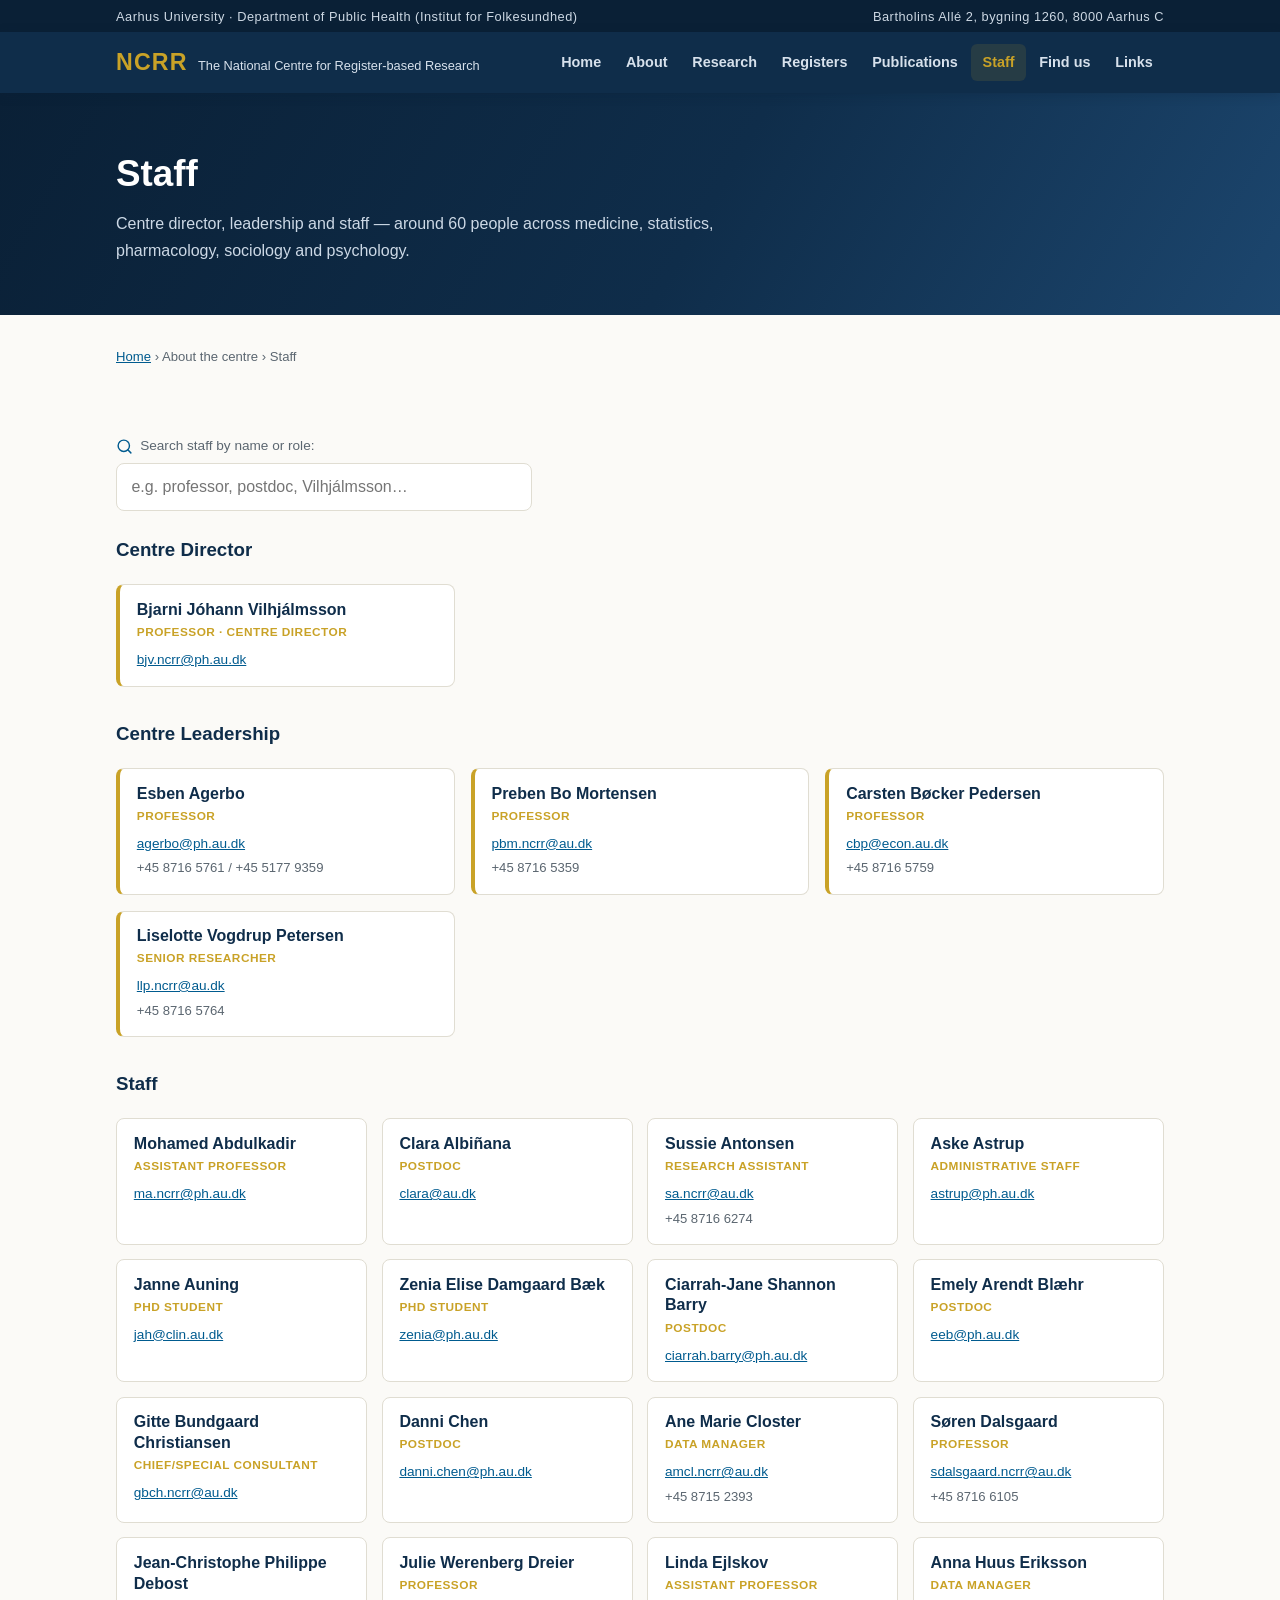
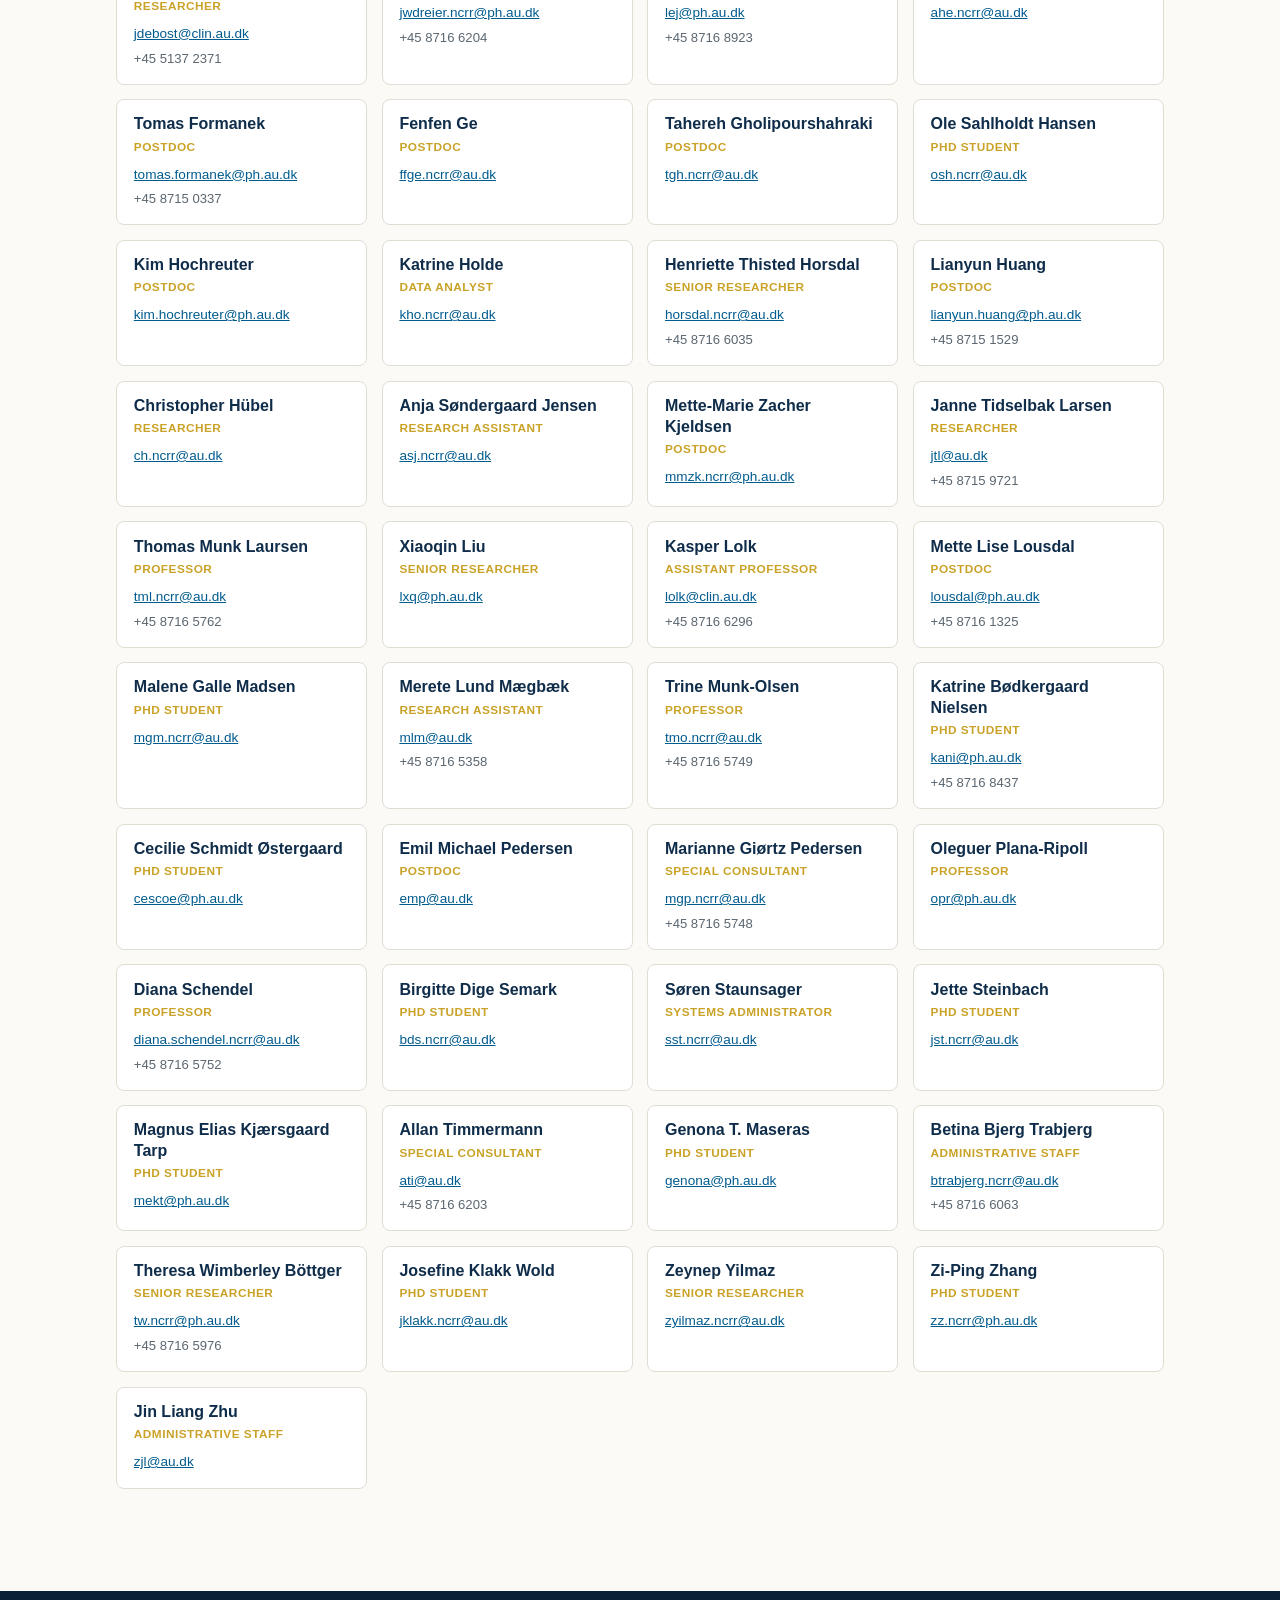
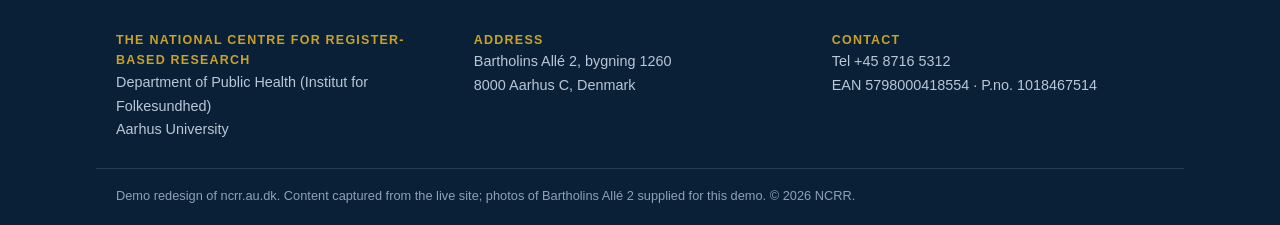
<file: staff.html>
<!DOCTYPE html>
<html lang="en">
<head>
  <meta charset="UTF-8">
  <meta name="viewport" content="width=device-width, initial-scale=1.0">
  <meta name="description" content="Staff directory of the National Centre for Register-based Research (NCRR), Aarhus University.">
  <title>Staff — NCRR</title>
  <link rel="stylesheet" href="assets/css/style.css">
  <script src="assets/js/main.js" defer></script>
</head>
<body>

  <div class="top-bar">
    <div class="container">
      <span>Aarhus University &middot; Department of Public Health (Institut for Folkesundhed)</span>
      <span>Bartholins All&eacute; 2, bygning 1260, 8000 Aarhus C</span>
    </div>
  </div>

  <header class="site-header">
    <div class="container header-inner">
      <a class="brand" href="index.html">
        <span class="brand-mark">NCRR</span>
        <span class="brand-sub">The National Centre for Register-based Research</span>
      </a>
      <nav aria-label="Main">
        <ul class="nav-links">
          <li><a href="index.html">Home</a></li>
          <li><a href="about.html">About</a></li>
          <li><a href="research.html">Research</a></li>
          <li><a href="registers.html">Registers</a></li>
          <li><a href="publications.html">Publications</a></li>
          <li><a href="staff.html" aria-current="page">Staff</a></li>
          <li><a href="find-us.html">Find&nbsp;us</a></li>
          <li><a href="links.html">Links</a></li>
        </ul>
      </nav>
    </div>
  </header>

  <main>

    <div class="page-banner">
      <div class="container">
        <h1>Staff</h1>
        <p>Centre director, leadership and staff &mdash; around 60 people across medicine, statistics, pharmacology, sociology and psychology.</p>
      </div>
    </div>

    <div class="container">
      <p class="breadcrumb"><a href="index.html">Home</a> &rsaquo; About the centre &rsaquo; Staff</p>
    </div>

    <section class="section">
      <div class="container">

        <div class="filter-box">
          <label for="staff-filter" class="filter-label filter-note"><svg class="icon"><use href="assets/img/icons.svg#search"/></svg>Search staff by name or role:</label>
          <input type="search" id="staff-filter" data-filter-target="#staff-directory" data-filter-note="#staff-filter-note" placeholder="e.g. professor, postdoc, Vilhj&aacute;lmsson&hellip;">
          <p class="filter-note" id="staff-filter-note" aria-live="polite"></p>
        </div>

        <div id="staff-directory">

          <h3>Centre Director</h3>
          <div class="leadership-grid">
            <div class="person lead" data-filter-item>
              <div class="p-name">Bjarni J&oacute;hann Vilhj&aacute;lmsson</div>
              <div class="p-role">Professor &middot; Centre Director</div>
              <div class="p-mail"><a href="mailto:bjv.ncrr@ph.au.dk">bjv.ncrr@ph.au.dk</a></div>
            </div>
          </div>

          <h3>Centre Leadership</h3>
          <div class="leadership-grid">
            <div class="person lead" data-filter-item>
              <div class="p-name">Esben Agerbo</div>
              <div class="p-role">Professor</div>
              <div class="p-mail"><a href="mailto:agerbo@ph.au.dk">agerbo@ph.au.dk</a></div>
              <div class="p-phone">+45 8716 5761 / +45 5177 9359</div>
            </div>
            <div class="person lead" data-filter-item>
              <div class="p-name">Preben Bo Mortensen</div>
              <div class="p-role">Professor</div>
              <div class="p-mail"><a href="mailto:pbm.ncrr@au.dk">pbm.ncrr@au.dk</a></div>
              <div class="p-phone">+45 8716 5359</div>
            </div>
            <div class="person lead" data-filter-item>
              <div class="p-name">Carsten B&oslash;cker Pedersen</div>
              <div class="p-role">Professor</div>
              <div class="p-mail"><a href="mailto:cbp@econ.au.dk">cbp@econ.au.dk</a></div>
              <div class="p-phone">+45 8716 5759</div>
            </div>
            <div class="person lead" data-filter-item>
              <div class="p-name">Liselotte Vogdrup Petersen</div>
              <div class="p-role">Senior Researcher</div>
              <div class="p-mail"><a href="mailto:llp.ncrr@au.dk">llp.ncrr@au.dk</a></div>
              <div class="p-phone">+45 8716 5764</div>
            </div>
          </div>

          <h3>Staff</h3>
          <div class="person-grid">
            <div class="person" data-filter-item>
              <div class="p-name">Mohamed Abdulkadir</div>
              <div class="p-role">Assistant Professor</div>
              <div class="p-mail"><a href="mailto:ma.ncrr@ph.au.dk">ma.ncrr@ph.au.dk</a></div>
            </div>
            <div class="person" data-filter-item>
              <div class="p-name">Clara Albi&ntilde;ana</div>
              <div class="p-role">Postdoc</div>
              <div class="p-mail"><a href="mailto:clara@au.dk">clara@au.dk</a></div>
            </div>
            <div class="person" data-filter-item>
              <div class="p-name">Sussie Antonsen</div>
              <div class="p-role">Research Assistant</div>
              <div class="p-mail"><a href="mailto:sa.ncrr@au.dk">sa.ncrr@au.dk</a></div>
              <div class="p-phone">+45 8716 6274</div>
            </div>
            <div class="person" data-filter-item>
              <div class="p-name">Aske Astrup</div>
              <div class="p-role">Administrative Staff</div>
              <div class="p-mail"><a href="mailto:astrup@ph.au.dk">astrup@ph.au.dk</a></div>
            </div>
            <div class="person" data-filter-item>
              <div class="p-name">Janne Auning</div>
              <div class="p-role">PhD Student</div>
              <div class="p-mail"><a href="mailto:jah@clin.au.dk">jah@clin.au.dk</a></div>
            </div>
            <div class="person" data-filter-item>
              <div class="p-name">Zenia Elise Damgaard B&aelig;k</div>
              <div class="p-role">PhD Student</div>
              <div class="p-mail"><a href="mailto:zenia@ph.au.dk">zenia@ph.au.dk</a></div>
            </div>
            <div class="person" data-filter-item>
              <div class="p-name">Ciarrah-Jane Shannon Barry</div>
              <div class="p-role">Postdoc</div>
              <div class="p-mail"><a href="mailto:ciarrah.barry@ph.au.dk">ciarrah.barry@ph.au.dk</a></div>
            </div>
            <div class="person" data-filter-item>
              <div class="p-name">Emely Arendt Bl&aelig;hr</div>
              <div class="p-role">Postdoc</div>
              <div class="p-mail"><a href="mailto:eeb@ph.au.dk">eeb@ph.au.dk</a></div>
            </div>
            <div class="person" data-filter-item>
              <div class="p-name">Gitte Bundgaard Christiansen</div>
              <div class="p-role">Chief/Special Consultant</div>
              <div class="p-mail"><a href="mailto:gbch.ncrr@au.dk">gbch.ncrr@au.dk</a></div>
            </div>
            <div class="person" data-filter-item>
              <div class="p-name">Danni Chen</div>
              <div class="p-role">Postdoc</div>
              <div class="p-mail"><a href="mailto:danni.chen@ph.au.dk">danni.chen@ph.au.dk</a></div>
            </div>
            <div class="person" data-filter-item>
              <div class="p-name">Ane Marie Closter</div>
              <div class="p-role">Data Manager</div>
              <div class="p-mail"><a href="mailto:amcl.ncrr@au.dk">amcl.ncrr@au.dk</a></div>
              <div class="p-phone">+45 8715 2393</div>
            </div>
            <div class="person" data-filter-item>
              <div class="p-name">S&oslash;ren Dalsgaard</div>
              <div class="p-role">Professor</div>
              <div class="p-mail"><a href="mailto:sdalsgaard.ncrr@au.dk">sdalsgaard.ncrr@au.dk</a></div>
              <div class="p-phone">+45 8716 6105</div>
            </div>
            <div class="person" data-filter-item>
              <div class="p-name">Jean-Christophe Philippe Debost</div>
              <div class="p-role">Researcher</div>
              <div class="p-mail"><a href="mailto:jdebost@clin.au.dk">jdebost@clin.au.dk</a></div>
              <div class="p-phone">+45 5137 2371</div>
            </div>
            <div class="person" data-filter-item>
              <div class="p-name">Julie Werenberg Dreier</div>
              <div class="p-role">Professor</div>
              <div class="p-mail"><a href="mailto:jwdreier.ncrr@ph.au.dk">jwdreier.ncrr@ph.au.dk</a></div>
              <div class="p-phone">+45 8716 6204</div>
            </div>
            <div class="person" data-filter-item>
              <div class="p-name">Linda Ejlskov</div>
              <div class="p-role">Assistant Professor</div>
              <div class="p-mail"><a href="mailto:lej@ph.au.dk">lej@ph.au.dk</a></div>
              <div class="p-phone">+45 8716 8923</div>
            </div>
            <div class="person" data-filter-item>
              <div class="p-name">Anna Huus Eriksson</div>
              <div class="p-role">Data Manager</div>
              <div class="p-mail"><a href="mailto:ahe.ncrr@au.dk">ahe.ncrr@au.dk</a></div>
            </div>
            <div class="person" data-filter-item>
              <div class="p-name">Tomas Formanek</div>
              <div class="p-role">Postdoc</div>
              <div class="p-mail"><a href="mailto:tomas.formanek@ph.au.dk">tomas.formanek@ph.au.dk</a></div>
              <div class="p-phone">+45 8715 0337</div>
            </div>
            <div class="person" data-filter-item>
              <div class="p-name">Fenfen Ge</div>
              <div class="p-role">Postdoc</div>
              <div class="p-mail"><a href="mailto:ffge.ncrr@au.dk">ffge.ncrr@au.dk</a></div>
            </div>
            <div class="person" data-filter-item>
              <div class="p-name">Tahereh Gholipourshahraki</div>
              <div class="p-role">Postdoc</div>
              <div class="p-mail"><a href="mailto:tgh.ncrr@au.dk">tgh.ncrr@au.dk</a></div>
            </div>
            <div class="person" data-filter-item>
              <div class="p-name">Ole Sahlholdt Hansen</div>
              <div class="p-role">PhD Student</div>
              <div class="p-mail"><a href="mailto:osh.ncrr@au.dk">osh.ncrr@au.dk</a></div>
            </div>
            <div class="person" data-filter-item>
              <div class="p-name">Kim Hochreuter</div>
              <div class="p-role">Postdoc</div>
              <div class="p-mail"><a href="mailto:kim.hochreuter@ph.au.dk">kim.hochreuter@ph.au.dk</a></div>
            </div>
            <div class="person" data-filter-item>
              <div class="p-name">Katrine Holde</div>
              <div class="p-role">Data Analyst</div>
              <div class="p-mail"><a href="mailto:kho.ncrr@au.dk">kho.ncrr@au.dk</a></div>
            </div>
            <div class="person" data-filter-item>
              <div class="p-name">Henriette Thisted Horsdal</div>
              <div class="p-role">Senior Researcher</div>
              <div class="p-mail"><a href="mailto:horsdal.ncrr@au.dk">horsdal.ncrr@au.dk</a></div>
              <div class="p-phone">+45 8716 6035</div>
            </div>
            <div class="person" data-filter-item>
              <div class="p-name">Lianyun Huang</div>
              <div class="p-role">Postdoc</div>
              <div class="p-mail"><a href="mailto:lianyun.huang@ph.au.dk">lianyun.huang@ph.au.dk</a></div>
              <div class="p-phone">+45 8715 1529</div>
            </div>
            <div class="person" data-filter-item>
              <div class="p-name">Christopher H&uuml;bel</div>
              <div class="p-role">Researcher</div>
              <div class="p-mail"><a href="mailto:ch.ncrr@au.dk">ch.ncrr@au.dk</a></div>
            </div>
            <div class="person" data-filter-item>
              <div class="p-name">Anja S&oslash;ndergaard Jensen</div>
              <div class="p-role">Research Assistant</div>
              <div class="p-mail"><a href="mailto:asj.ncrr@au.dk">asj.ncrr@au.dk</a></div>
            </div>
            <div class="person" data-filter-item>
              <div class="p-name">Mette-Marie Zacher Kjeldsen</div>
              <div class="p-role">Postdoc</div>
              <div class="p-mail"><a href="mailto:mmzk.ncrr@ph.au.dk">mmzk.ncrr@ph.au.dk</a></div>
            </div>
            <div class="person" data-filter-item>
              <div class="p-name">Janne Tidselbak Larsen</div>
              <div class="p-role">Researcher</div>
              <div class="p-mail"><a href="mailto:jtl@au.dk">jtl@au.dk</a></div>
              <div class="p-phone">+45 8715 9721</div>
            </div>
            <div class="person" data-filter-item>
              <div class="p-name">Thomas Munk Laursen</div>
              <div class="p-role">Professor</div>
              <div class="p-mail"><a href="mailto:tml.ncrr@au.dk">tml.ncrr@au.dk</a></div>
              <div class="p-phone">+45 8716 5762</div>
            </div>
            <div class="person" data-filter-item>
              <div class="p-name">Xiaoqin Liu</div>
              <div class="p-role">Senior Researcher</div>
              <div class="p-mail"><a href="mailto:lxq@ph.au.dk">lxq@ph.au.dk</a></div>
            </div>
            <div class="person" data-filter-item>
              <div class="p-name">Kasper Lolk</div>
              <div class="p-role">Assistant Professor</div>
              <div class="p-mail"><a href="mailto:lolk@clin.au.dk">lolk@clin.au.dk</a></div>
              <div class="p-phone">+45 8716 6296</div>
            </div>
            <div class="person" data-filter-item>
              <div class="p-name">Mette Lise Lousdal</div>
              <div class="p-role">Postdoc</div>
              <div class="p-mail"><a href="mailto:lousdal@ph.au.dk">lousdal@ph.au.dk</a></div>
              <div class="p-phone">+45 8716 1325</div>
            </div>
            <div class="person" data-filter-item>
              <div class="p-name">Malene Galle Madsen</div>
              <div class="p-role">PhD Student</div>
              <div class="p-mail"><a href="mailto:mgm.ncrr@au.dk">mgm.ncrr@au.dk</a></div>
            </div>
            <div class="person" data-filter-item>
              <div class="p-name">Merete Lund M&aelig;gb&aelig;k</div>
              <div class="p-role">Research Assistant</div>
              <div class="p-mail"><a href="mailto:mlm@au.dk">mlm@au.dk</a></div>
              <div class="p-phone">+45 8716 5358</div>
            </div>
            <div class="person" data-filter-item>
              <div class="p-name">Trine Munk-Olsen</div>
              <div class="p-role">Professor</div>
              <div class="p-mail"><a href="mailto:tmo.ncrr@au.dk">tmo.ncrr@au.dk</a></div>
              <div class="p-phone">+45 8716 5749</div>
            </div>
            <div class="person" data-filter-item>
              <div class="p-name">Katrine B&oslash;dkergaard Nielsen</div>
              <div class="p-role">PhD Student</div>
              <div class="p-mail"><a href="mailto:kani@ph.au.dk">kani@ph.au.dk</a></div>
              <div class="p-phone">+45 8716 8437</div>
            </div>
            <div class="person" data-filter-item>
              <div class="p-name">Cecilie Schmidt &Oslash;stergaard</div>
              <div class="p-role">PhD Student</div>
              <div class="p-mail"><a href="mailto:cescoe@ph.au.dk">cescoe@ph.au.dk</a></div>
            </div>
            <div class="person" data-filter-item>
              <div class="p-name">Emil Michael Pedersen</div>
              <div class="p-role">Postdoc</div>
              <div class="p-mail"><a href="mailto:emp@au.dk">emp@au.dk</a></div>
            </div>
            <div class="person" data-filter-item>
              <div class="p-name">Marianne Gi&oslash;rtz Pedersen</div>
              <div class="p-role">Special Consultant</div>
              <div class="p-mail"><a href="mailto:mgp.ncrr@au.dk">mgp.ncrr@au.dk</a></div>
              <div class="p-phone">+45 8716 5748</div>
            </div>
            <div class="person" data-filter-item>
              <div class="p-name">Oleguer Plana-Ripoll</div>
              <div class="p-role">Professor</div>
              <div class="p-mail"><a href="mailto:opr@ph.au.dk">opr@ph.au.dk</a></div>
            </div>
            <div class="person" data-filter-item>
              <div class="p-name">Diana Schendel</div>
              <div class="p-role">Professor</div>
              <div class="p-mail"><a href="mailto:diana.schendel.ncrr@au.dk">diana.schendel.ncrr@au.dk</a></div>
              <div class="p-phone">+45 8716 5752</div>
            </div>
            <div class="person" data-filter-item>
              <div class="p-name">Birgitte Dige Semark</div>
              <div class="p-role">PhD Student</div>
              <div class="p-mail"><a href="mailto:bds.ncrr@au.dk">bds.ncrr@au.dk</a></div>
            </div>
            <div class="person" data-filter-item>
              <div class="p-name">S&oslash;ren Staunsager</div>
              <div class="p-role">Systems Administrator</div>
              <div class="p-mail"><a href="mailto:sst.ncrr@au.dk">sst.ncrr@au.dk</a></div>
            </div>
            <div class="person" data-filter-item>
              <div class="p-name">Jette Steinbach</div>
              <div class="p-role">PhD Student</div>
              <div class="p-mail"><a href="mailto:jst.ncrr@au.dk">jst.ncrr@au.dk</a></div>
            </div>
            <div class="person" data-filter-item>
              <div class="p-name">Magnus Elias Kj&aelig;rsgaard Tarp</div>
              <div class="p-role">PhD Student</div>
              <div class="p-mail"><a href="mailto:mekt@ph.au.dk">mekt@ph.au.dk</a></div>
            </div>
            <div class="person" data-filter-item>
              <div class="p-name">Allan Timmermann</div>
              <div class="p-role">Special Consultant</div>
              <div class="p-mail"><a href="mailto:ati@au.dk">ati@au.dk</a></div>
              <div class="p-phone">+45 8716 6203</div>
            </div>
            <div class="person" data-filter-item>
              <div class="p-name">Genona T. Maseras</div>
              <div class="p-role">PhD Student</div>
              <div class="p-mail"><a href="mailto:genona@ph.au.dk">genona@ph.au.dk</a></div>
            </div>
            <div class="person" data-filter-item>
              <div class="p-name">Betina Bjerg Trabjerg</div>
              <div class="p-role">Administrative Staff</div>
              <div class="p-mail"><a href="mailto:btrabjerg.ncrr@au.dk">btrabjerg.ncrr@au.dk</a></div>
              <div class="p-phone">+45 8716 6063</div>
            </div>
            <div class="person" data-filter-item>
              <div class="p-name">Theresa Wimberley B&ouml;ttger</div>
              <div class="p-role">Senior Researcher</div>
              <div class="p-mail"><a href="mailto:tw.ncrr@ph.au.dk">tw.ncrr@ph.au.dk</a></div>
              <div class="p-phone">+45 8716 5976</div>
            </div>
            <div class="person" data-filter-item>
              <div class="p-name">Josefine Klakk Wold</div>
              <div class="p-role">PhD Student</div>
              <div class="p-mail"><a href="mailto:jklakk.ncrr@au.dk">jklakk.ncrr@au.dk</a></div>
            </div>
            <div class="person" data-filter-item>
              <div class="p-name">Zeynep Yilmaz</div>
              <div class="p-role">Senior Researcher</div>
              <div class="p-mail"><a href="mailto:zyilmaz.ncrr@au.dk">zyilmaz.ncrr@au.dk</a></div>
            </div>
            <div class="person" data-filter-item>
              <div class="p-name">Zi-Ping Zhang</div>
              <div class="p-role">PhD Student</div>
              <div class="p-mail"><a href="mailto:zz.ncrr@ph.au.dk">zz.ncrr@ph.au.dk</a></div>
            </div>
            <div class="person" data-filter-item>
              <div class="p-name">Jin Liang Zhu</div>
              <div class="p-role">Administrative Staff</div>
              <div class="p-mail"><a href="mailto:zjl@au.dk">zjl@au.dk</a></div>
            </div>
          </div>

        </div>
      </div>
    </section>

  </main>

  <footer class="site-footer">
    <div class="container footer-grid">
      <div>
        <p class="footer-title">The National Centre for Register-based Research</p>
        <p>Department of Public Health (Institut for Folkesundhed)<br>Aarhus University</p>
      </div>
      <div>
        <p class="footer-title">Address</p>
        <p>Bartholins All&eacute; 2, bygning 1260<br>8000 Aarhus C, Denmark</p>
      </div>
      <div>
        <p class="footer-title">Contact</p>
        <p>Tel +45 8716 5312<br>EAN 5798000418554 &middot; P.no. 1018467514</p>
      </div>
    </div>
    <div class="container footer-bottom">
      <p>Demo redesign of ncrr.au.dk. Content captured from the live site; photos of Bartholins All&eacute; 2 supplied for this demo. &copy; <span id="year">2026</span> NCRR.</p>
    </div>
  </footer>

</body>
</html>
</file>
<file: assets/css/style.css>
/* NCRR demo webpage — redesign of ncrr.au.dk
   Palette inspired by Aarhus University: deep navy + warm gold accent. */

:root {
  --navy: #0f2d4a;
  --navy-deep: #0a2036;
  --au-blue: #005b8f;
  --au-blue-dark: #00476f;
  --gold: #c9a227;
  --gold-soft: #f3e8c9;
  --text: #252b31;
  --text-muted: #5b6670;
  --bg: #fbfaf7;
  --bg-card: #ffffff;
  --bg-alt: #f1f0ea;
  --border: #e0ddd2;
  --max-width: 68rem;
}

* { box-sizing: border-box; }

html { scroll-behavior: smooth; }

body {
  margin: 0;
  font-family: -apple-system, BlinkMacSystemFont, "Segoe UI", Roboto,
    "Helvetica Neue", Arial, sans-serif;
  color: var(--text);
  background: var(--bg);
  line-height: 1.65;
}

img { max-width: 100%; display: block; }

.container {
  max-width: var(--max-width);
  margin: 0 auto;
  padding: 0 1.25rem;
}

a { color: var(--au-blue); }
a:hover { color: var(--au-blue-dark); }

/* ---------- Header ---------- */

.top-bar {
  background: var(--navy-deep);
  color: #cdd8e4;
  font-size: 0.8rem;
  letter-spacing: 0.04em;
}

.top-bar .container {
  display: flex;
  justify-content: space-between;
  gap: 1rem;
  padding-top: 0.35rem;
  padding-bottom: 0.35rem;
}

.top-bar a { color: #e8eef5; text-decoration: none; }
.top-bar a:hover { color: var(--gold); }

.site-header {
  background: var(--navy);
  position: sticky;
  top: 0;
  z-index: 50;
  box-shadow: 0 2px 10px rgba(10, 32, 54, 0.25);
}

.header-inner {
  display: flex;
  align-items: center;
  justify-content: space-between;
  gap: 1rem;
  flex-wrap: wrap;
  padding-top: 0.7rem;
  padding-bottom: 0.7rem;
}

.brand {
  display: flex;
  align-items: baseline;
  gap: 0.65rem;
  text-decoration: none;
  color: #fff;
}

.brand-mark {
  font-size: 1.45rem;
  font-weight: 800;
  letter-spacing: 0.05em;
  color: var(--gold);
}

.brand-sub {
  font-size: 0.8rem;
  color: #d7e1ec;
  max-width: 22rem;
  line-height: 1.25;
}

.nav-links {
  display: flex;
  flex-wrap: wrap;
  gap: 0.15rem;
  list-style: none;
  margin: 0;
  padding: 0;
}

.nav-links a {
  display: block;
  color: #d7e1ec;
  text-decoration: none;
  font-size: 0.9rem;
  font-weight: 600;
  padding: 0.4rem 0.7rem;
  border-radius: 0.375rem;
}

.nav-links a:hover { color: #fff; background: rgba(255, 255, 255, 0.1); }

.nav-links a[aria-current="page"] {
  color: var(--gold);
  background: rgba(201, 162, 39, 0.12);
}

/* ---------- Hero (front page) ---------- */

.hero {
  position: relative;
  background-image:
    linear-gradient(100deg, rgba(10, 32, 54, 0.92) 0%, rgba(10, 32, 54, 0.72) 45%, rgba(10, 32, 54, 0.25) 100%),
    url("../img/hero-building.jpg");
  background-size: cover;
  background-position: center;
  color: #fff;
  padding: 6.5rem 0;
}

.hero-kicker {
  text-transform: uppercase;
  letter-spacing: 0.18em;
  font-size: 0.78rem;
  font-weight: 700;
  color: var(--gold);
  margin: 0 0 0.9rem;
}

.hero h1 {
  margin: 0 0 1rem;
  font-size: clamp(1.9rem, 4.5vw, 3rem);
  line-height: 1.15;
  max-width: 34rem;
}

.hero .lede {
  max-width: 36rem;
  font-size: 1.13rem;
  color: #e4ecf4;
  margin: 0 0 1.75rem;
}

.hero-affil {
  display: inline-block;
  background: rgba(255, 255, 255, 0.12);
  border: 1px solid rgba(255, 255, 255, 0.25);
  border-radius: 2rem;
  padding: 0.3rem 0.95rem;
  font-size: 0.85rem;
  margin-bottom: 1.6rem;
}

.button-row { display: flex; gap: 0.8rem; flex-wrap: wrap; }

.button {
  display: inline-block;
  padding: 0.7rem 1.5rem;
  border-radius: 0.375rem;
  text-decoration: none;
  font-weight: 700;
  font-size: 0.95rem;
}

.button-primary { background: var(--gold); color: var(--navy-deep); }
.button-primary:hover { background: #d9b43e; color: var(--navy-deep); }

.button-ghost {
  background: transparent;
  color: #fff;
  border: 1.5px solid rgba(255, 255, 255, 0.6);
}
.button-ghost:hover { border-color: #fff; color: #fff; }

/* ---------- Stats band ---------- */

.stats-band {
  background: var(--navy);
  color: #fff;
}

.stats-grid {
  display: grid;
  grid-template-columns: repeat(auto-fit, minmax(11rem, 1fr));
  gap: 1rem;
  padding-top: 1.6rem;
  padding-bottom: 1.6rem;
}

.stat { text-align: center; }

.stat-value {
  font-size: 1.9rem;
  font-weight: 800;
  color: var(--gold);
  line-height: 1.1;
}

.stat-label { font-size: 0.82rem; color: #c9d5e2; }

/* ---------- Page banner (subpages) ---------- */

.page-banner {
  background: linear-gradient(120deg, var(--navy-deep), var(--navy) 55%, #1c466e);
  color: #fff;
  padding: 3.2rem 0;
}

.page-banner h1 {
  margin: 0 0 0.4rem;
  font-size: clamp(1.6rem, 3.5vw, 2.3rem);
}

.page-banner p {
  margin: 0;
  color: #cdd9e6;
  max-width: 44rem;
}

/* ---------- Sections ---------- */

.section { padding: 3.4rem 0; }
.section.alt { background: var(--bg-alt); }

.section-head {
  display: flex;
  align-items: baseline;
  gap: 0.9rem;
  margin-bottom: 1.4rem;
}

.section-head h2 {
  margin: 0;
  font-size: 1.6rem;
  color: var(--navy);
}

.section-head .rule {
  flex: 1;
  height: 3px;
  background: linear-gradient(90deg, var(--gold), transparent);
  border-radius: 2px;
  transform: translateY(-6px);
}

.section h3 { color: var(--navy); margin-top: 2rem; }
.section h3:first-of-type { margin-top: 0; }

.more-link { font-weight: 600; white-space: nowrap; }

/* ---------- Cards / grids ---------- */

.card-grid {
  display: grid;
  grid-template-columns: repeat(auto-fill, minmax(17rem, 1fr));
  gap: 1.1rem;
}

.card {
  background: var(--bg-card);
  border: 1px solid var(--border);
  border-radius: 0.6rem;
  padding: 1.3rem 1.4rem;
  box-shadow: 0 1px 4px rgba(15, 45, 74, 0.06);
}

.card h3 {
  margin: 0 0 0.5rem;
  font-size: 1.05rem;
  color: var(--navy);
}

.card p { margin: 0; font-size: 0.92rem; color: var(--text-muted); }
.card p + p { margin-top: 0.5rem; }

.card .tag {
  display: inline-block;
  background: var(--gold-soft);
  color: #7a611a;
  font-size: 0.72rem;
  font-weight: 700;
  text-transform: uppercase;
  letter-spacing: 0.06em;
  border-radius: 0.25rem;
  padding: 0.15rem 0.5rem;
  margin-bottom: 0.6rem;
}

.card-links { margin-top: 0.8rem; font-size: 0.88rem; }

/* ---------- Home split (text + photo) ---------- */

.split {
  display: grid;
  grid-template-columns: 1.1fr 0.9fr;
  gap: 2.2rem;
  align-items: center;
}

.split img {
  border-radius: 0.6rem;
  box-shadow: 0 10px 28px rgba(15, 45, 74, 0.18);
}

figcaption,
.photo-caption {
  font-size: 0.8rem;
  color: var(--text-muted);
  margin-top: 0.45rem;
}

@media (max-width: 50rem) {
  .split { grid-template-columns: 1fr; }
}

/* ---------- Featured research (news cards) ---------- */

.news-grid {
  display: grid;
  grid-template-columns: repeat(auto-fit, minmax(19rem, 1fr));
  gap: 1.1rem;
}

.news-card {
  background: var(--bg-card);
  border: 1px solid var(--border);
  border-top: 4px solid var(--gold);
  border-radius: 0.6rem;
  padding: 1.35rem 1.5rem;
  box-shadow: 0 1px 4px rgba(15, 45, 74, 0.06);
}

.news-meta {
  display: flex;
  gap: 0.6rem;
  align-items: center;
  margin-bottom: 0.6rem;
}

.news-journal {
  background: var(--navy);
  color: #fff;
  font-size: 0.72rem;
  font-weight: 700;
  letter-spacing: 0.05em;
  border-radius: 0.25rem;
  padding: 0.14rem 0.55rem;
}

.news-date { font-size: 0.8rem; color: var(--text-muted); }

.news-card h3 {
  margin: 0 0 0.6rem;
  font-size: 1.12rem;
  line-height: 1.35;
  color: var(--navy);
}

.news-card .news-comment { font-size: 0.94rem; margin: 0 0 0.8rem; }

.news-card .news-citation {
  font-size: 0.83rem;
  color: var(--text-muted);
  border-top: 1px solid var(--border);
  padding-top: 0.7rem;
  margin: 0;
}

/* ---------- Publications ---------- */

.pub-list { list-style: none; margin: 0; padding: 0; }

.pub-list li {
  background: var(--bg-card);
  border: 1px solid var(--border);
  border-left: 4px solid var(--gold);
  border-radius: 0.5rem;
  padding: 1.05rem 1.3rem;
  margin-bottom: 0.85rem;
}

.pub-list .pub-title { font-weight: 700; color: var(--navy); }
.pub-list .pub-meta { font-size: 0.88rem; color: var(--text-muted); }

/* ---------- Staff ---------- */

.filter-box {
  margin: 0 0 1.5rem;
}

.filter-box input {
  width: 100%;
  max-width: 26rem;
  font: inherit;
  padding: 0.6rem 0.9rem;
  border: 1.5px solid var(--border);
  border-radius: 0.5rem;
  background: var(--bg-card);
}

.filter-box input:focus {
  outline: 2px solid var(--au-blue);
  outline-offset: 1px;
  border-color: var(--au-blue);
}

.filter-note { font-size: 0.85rem; color: var(--text-muted); }

.person-grid {
  display: grid;
  grid-template-columns: repeat(auto-fill, minmax(15.5rem, 1fr));
  gap: 0.9rem;
}

.person {
  background: var(--bg-card);
  border: 1px solid var(--border);
  border-radius: 0.5rem;
  padding: 0.9rem 1.05rem;
}

.person .p-name { font-weight: 700; color: var(--navy); line-height: 1.3; }
.person .p-role {
  font-size: 0.83rem;
  color: var(--gold);
  font-weight: 700;
  text-transform: uppercase;
  letter-spacing: 0.04em;
  font-size: 0.74rem;
  margin: 0.15rem 0 0.4rem;
}
.person .p-mail { font-size: 0.85rem; word-break: break-all; }
.person .p-phone { font-size: 0.82rem; color: var(--text-muted); margin-top: 0.15rem; }

.leadership-grid {
  display: grid;
  grid-template-columns: repeat(auto-fill, minmax(19rem, 1fr));
  gap: 1rem;
  margin-bottom: 0.5rem;
}

.person.lead { border-left: 4px solid var(--gold); }

.person.hidden-by-filter,
.register-item.hidden-by-filter { display: none; }

/* ---------- Registers ---------- */

.register-cols {
  columns: 2;
  column-gap: 2.5rem;
  margin: 0;
  padding: 0;
  list-style: none;
}

.register-item {
  break-inside: avoid;
  border-bottom: 1px solid var(--border);
  padding: 0.5rem 0;
}

.register-item a { text-decoration: none; }
.register-item a:hover { text-decoration: underline; }

.register-item .reg-note {
  font-size: 0.78rem;
  color: var(--text-muted);
}

@media (max-width: 45rem) {
  .register-cols { columns: 1; }
}

/* ---------- Research themes (accordion) ---------- */

.theme {
  background: var(--bg-card);
  border: 1px solid var(--border);
  border-radius: 0.6rem;
  margin-bottom: 1rem;
  overflow: hidden;
}

.theme summary {
  cursor: pointer;
  list-style: none;
  display: flex;
  justify-content: space-between;
  align-items: center;
  gap: 1rem;
  padding: 1.05rem 1.4rem;
  font-weight: 700;
  font-size: 1.08rem;
  color: var(--navy);
  background: linear-gradient(180deg, #ffffff, #faf8f2);
}

.theme summary::-webkit-details-marker { display: none; }

.theme summary .chev { color: var(--gold); font-size: 1rem; }

.theme[open] summary { border-bottom: 1px solid var(--border); }

.theme-body { padding: 1.2rem 1.4rem 1.4rem; }

.theme-body h4 {
  margin: 1.2rem 0 0.4rem;
  font-size: 0.86rem;
  text-transform: uppercase;
  letter-spacing: 0.07em;
  color: var(--au-blue);
}

.theme-body ul { margin: 0.3rem 0 0; padding-left: 1.2rem; }

.ref-list { font-size: 0.86rem; }
.ref-list li { margin-bottom: 0.45rem; }

/* ---------- Find us ---------- */

.photo-grid {
  display: grid;
  grid-template-columns: repeat(auto-fit, minmax(16rem, 1fr));
  gap: 1.1rem;
  margin: 1.5rem 0;
}

.photo-grid figure { margin: 0; }

.photo-grid img {
  border-radius: 0.5rem;
  box-shadow: 0 6px 18px rgba(15, 45, 74, 0.14);
}

.contact-cards {
  display: grid;
  grid-template-columns: repeat(auto-fit, minmax(15rem, 1fr));
  gap: 1rem;
}

.contact-card {
  background: var(--bg-card);
  border: 1px solid var(--border);
  border-top: 4px solid var(--gold);
  border-radius: 0.5rem;
  padding: 1.2rem 1.3rem;
}

.contact-card h3 { margin: 0 0 0.5rem; font-size: 1rem; color: var(--navy); }
.contact-card p, .contact-card address { margin: 0; font-style: normal; font-size: 0.95rem; }

.map-embed {
  width: 100%;
  height: 24rem;
  border: 1px solid var(--border);
  border-radius: 0.5rem;
  margin-top: 1.5rem;
}

/* ---------- Links page ---------- */

.link-groups { display: grid; gap: 1.6rem; }
.link-groups ul { margin: 0.4rem 0 0; padding-left: 1.2rem; }
.link-groups li { margin-bottom: 0.35rem; }

/* ---------- Footer ---------- */

.site-footer {
  background: var(--navy-deep);
  color: #b9c7d6;
  margin-top: 3rem;
  font-size: 0.9rem;
}

.footer-grid {
  display: grid;
  grid-template-columns: repeat(auto-fit, minmax(16rem, 1fr));
  gap: 1.6rem;
  padding-top: 2.4rem;
  padding-bottom: 1.6rem;
}

.footer-title {
  color: var(--gold);
  font-weight: 700;
  text-transform: uppercase;
  font-size: 0.78rem;
  letter-spacing: 0.1em;
  margin: 0 0 0.5rem;
}

.site-footer p { margin: 0; }

.footer-bottom {
  border-top: 1px solid rgba(255, 255, 255, 0.12);
  padding-top: 1rem;
  padding-bottom: 1.2rem;
  font-size: 0.8rem;
  color: #8fa1b5;
}

/* ---------- Misc ---------- */

.breadcrumb {
  font-size: 0.82rem;
  color: var(--text-muted);
  padding-top: 1.1rem;
}

.breadcrumb a { color: var(--au-blue); }

.notice {
  background: var(--gold-soft);
  border-left: 4px solid var(--gold);
  border-radius: 0.4rem;
  padding: 0.9rem 1.2rem;
  margin: 1.4rem 0;
  font-size: 0.95rem;
}

.notice strong { color: var(--navy); }

@media (max-width: 55rem) {
  .header-inner { justify-content: center; }
}

@media (max-width: 40rem) {
  .hero { padding: 4.5rem 0; }
  .section { padding: 2.5rem 0; }
}

/* ---------- Icons (sprite: assets/img/icons.svg) ---------- */

.icon {
  width: 1.25em;
  height: 1.25em;
  fill: none;
  stroke: currentColor;
  stroke-width: 2;
  stroke-linecap: round;
  stroke-linejoin: round;
  vertical-align: -0.22em;
  flex: none;
}

.stat .icon {
  width: 1.7rem;
  height: 1.7rem;
  color: #7fa8c4;
  margin-bottom: 0.35rem;
}

.card-head {
  display: flex;
  align-items: center;
  gap: 0.55rem;
  margin: 0 0 0.5rem;
}

.card-head .icon {
  width: 1.5rem;
  height: 1.5rem;
  color: var(--gold);
}

.card-head h3 { margin: 0; font-size: 1.05rem; color: var(--navy); }

.contact-card h3 {
  display: flex;
  align-items: center;
  gap: 0.5rem;
}

.contact-card h3 .icon {
  width: 1.3rem;
  height: 1.3rem;
  color: var(--gold);
}

.link-groups h3 {
  display: flex;
  align-items: center;
  gap: 0.5rem;
}

.link-groups h3 .icon {
  width: 1.3rem;
  height: 1.3rem;
  color: var(--gold);
}

.theme summary {
  gap: 0.75rem;
}

.theme summary .theme-icon {
  width: 1.45rem;
  height: 1.45rem;
  color: var(--au-blue);
  fill: none;
  stroke: currentColor;
  stroke-width: 2;
  stroke-linecap: round;
  stroke-linejoin: round;
  flex: none;
}

.filter-label {
  display: flex;
  align-items: center;
  gap: 0.45rem;
  margin-bottom: 0.35rem;
}

.filter-label .icon { color: var(--au-blue); }

/* ---------- Numbered publication list ---------- */

.pub-list { counter-reset: pub; }

.pub-list li {
  position: relative;
  padding-left: 3.2rem;
  min-height: 2.6rem;
}

.pub-list li::before {
  counter-increment: pub;
  content: counter(pub);
  position: absolute;
  left: 0;
  top: 0.95rem;
  width: 2.1rem;
  text-align: right;
  font-size: 0.8rem;
  font-weight: 700;
  color: var(--text-muted);
}

.pub-year {
  float: right;
  margin-left: 0.8rem;
  background: var(--navy);
  color: #fff;
  font-size: 0.72rem;
  font-weight: 700;
  border-radius: 0.25rem;
  padding: 0.12rem 0.45rem;
}

@media (max-width: 40rem) {
  .pub-list li { padding-left: 0; }
  .pub-list li::before { content: ""; }
}
</file>
